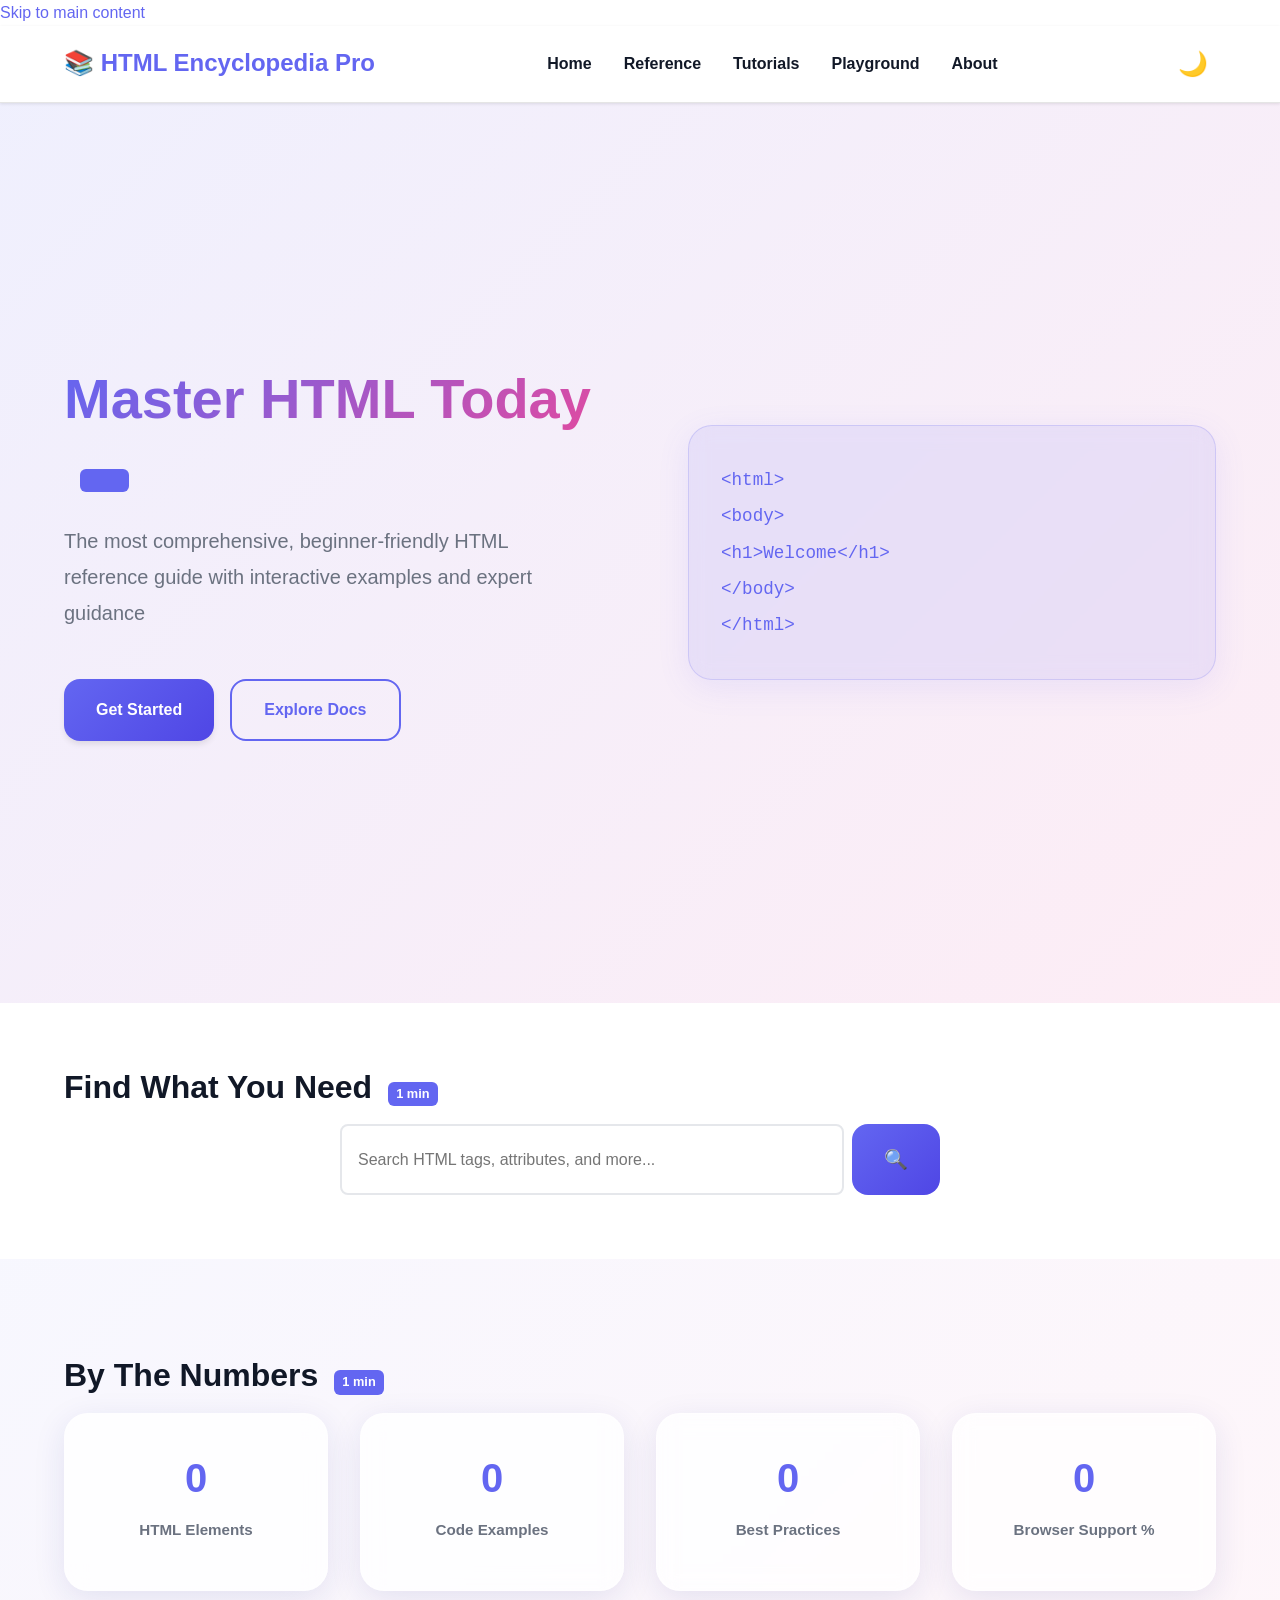
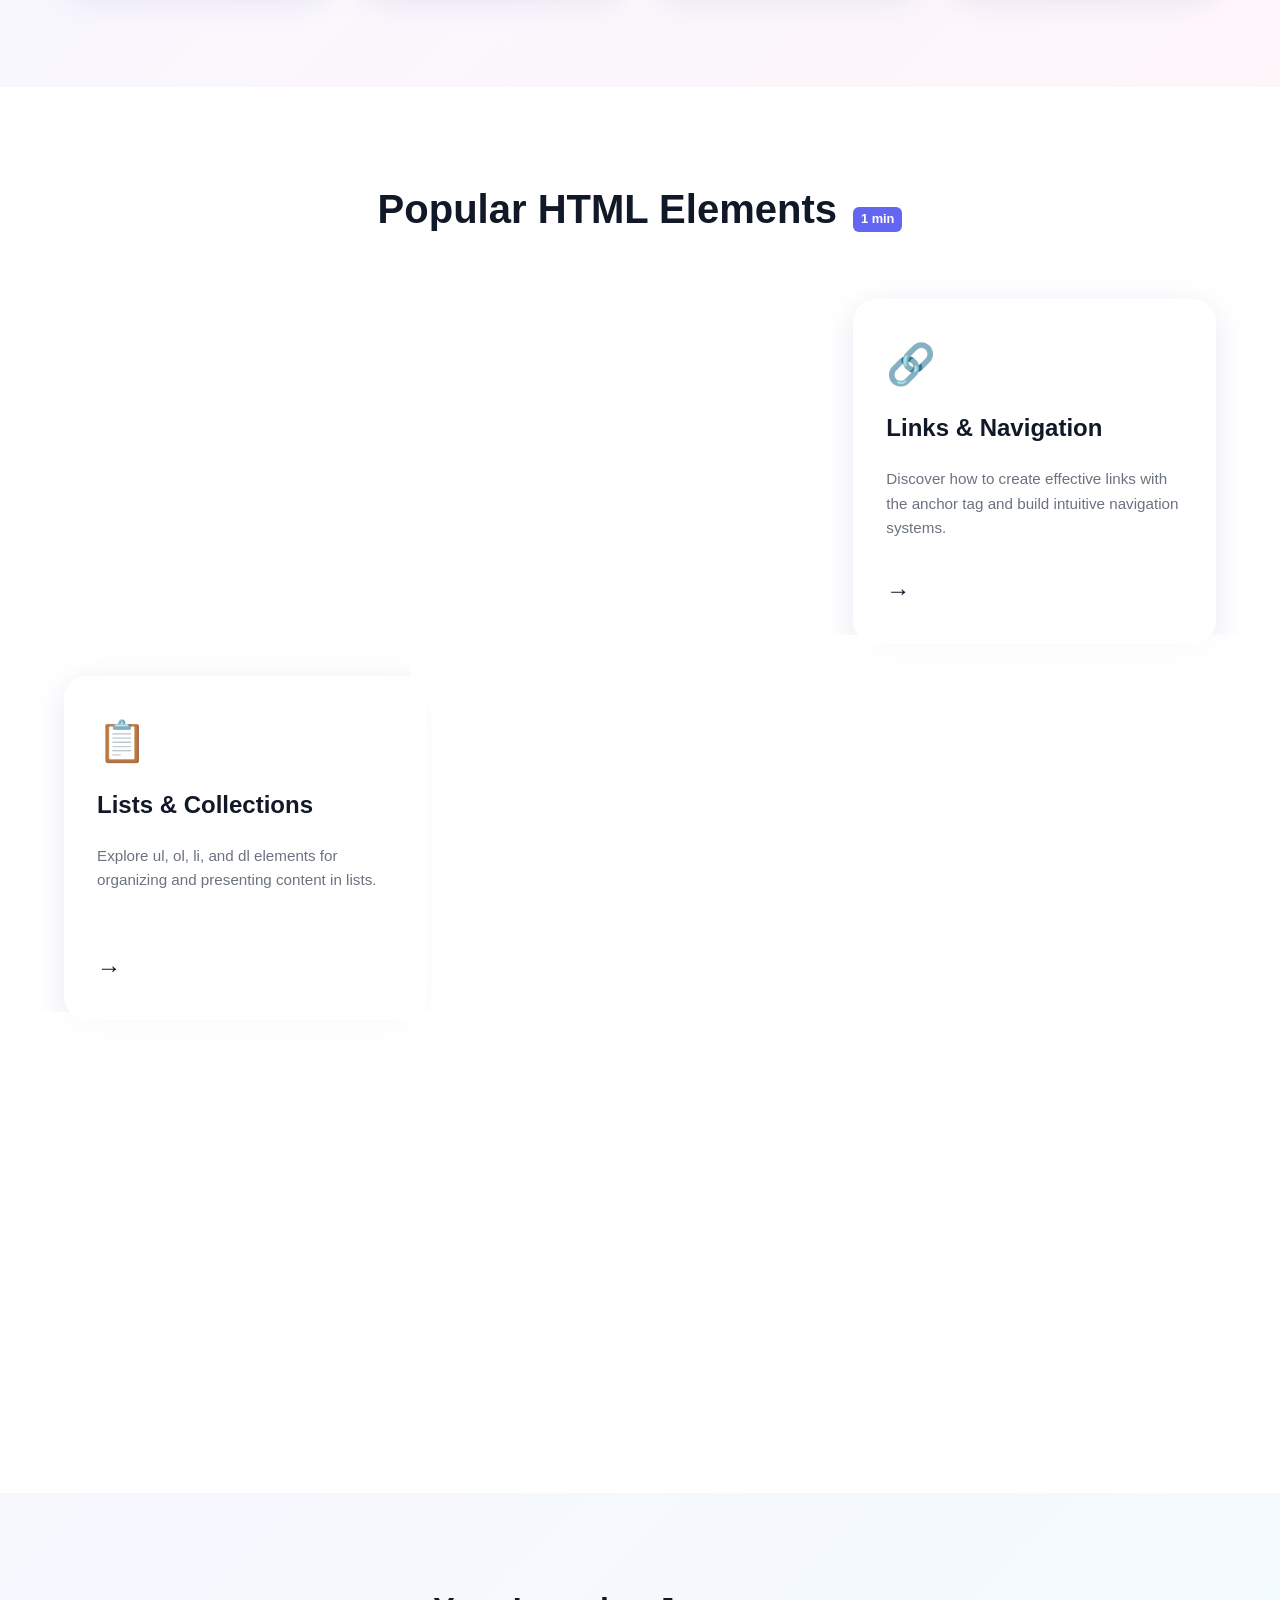
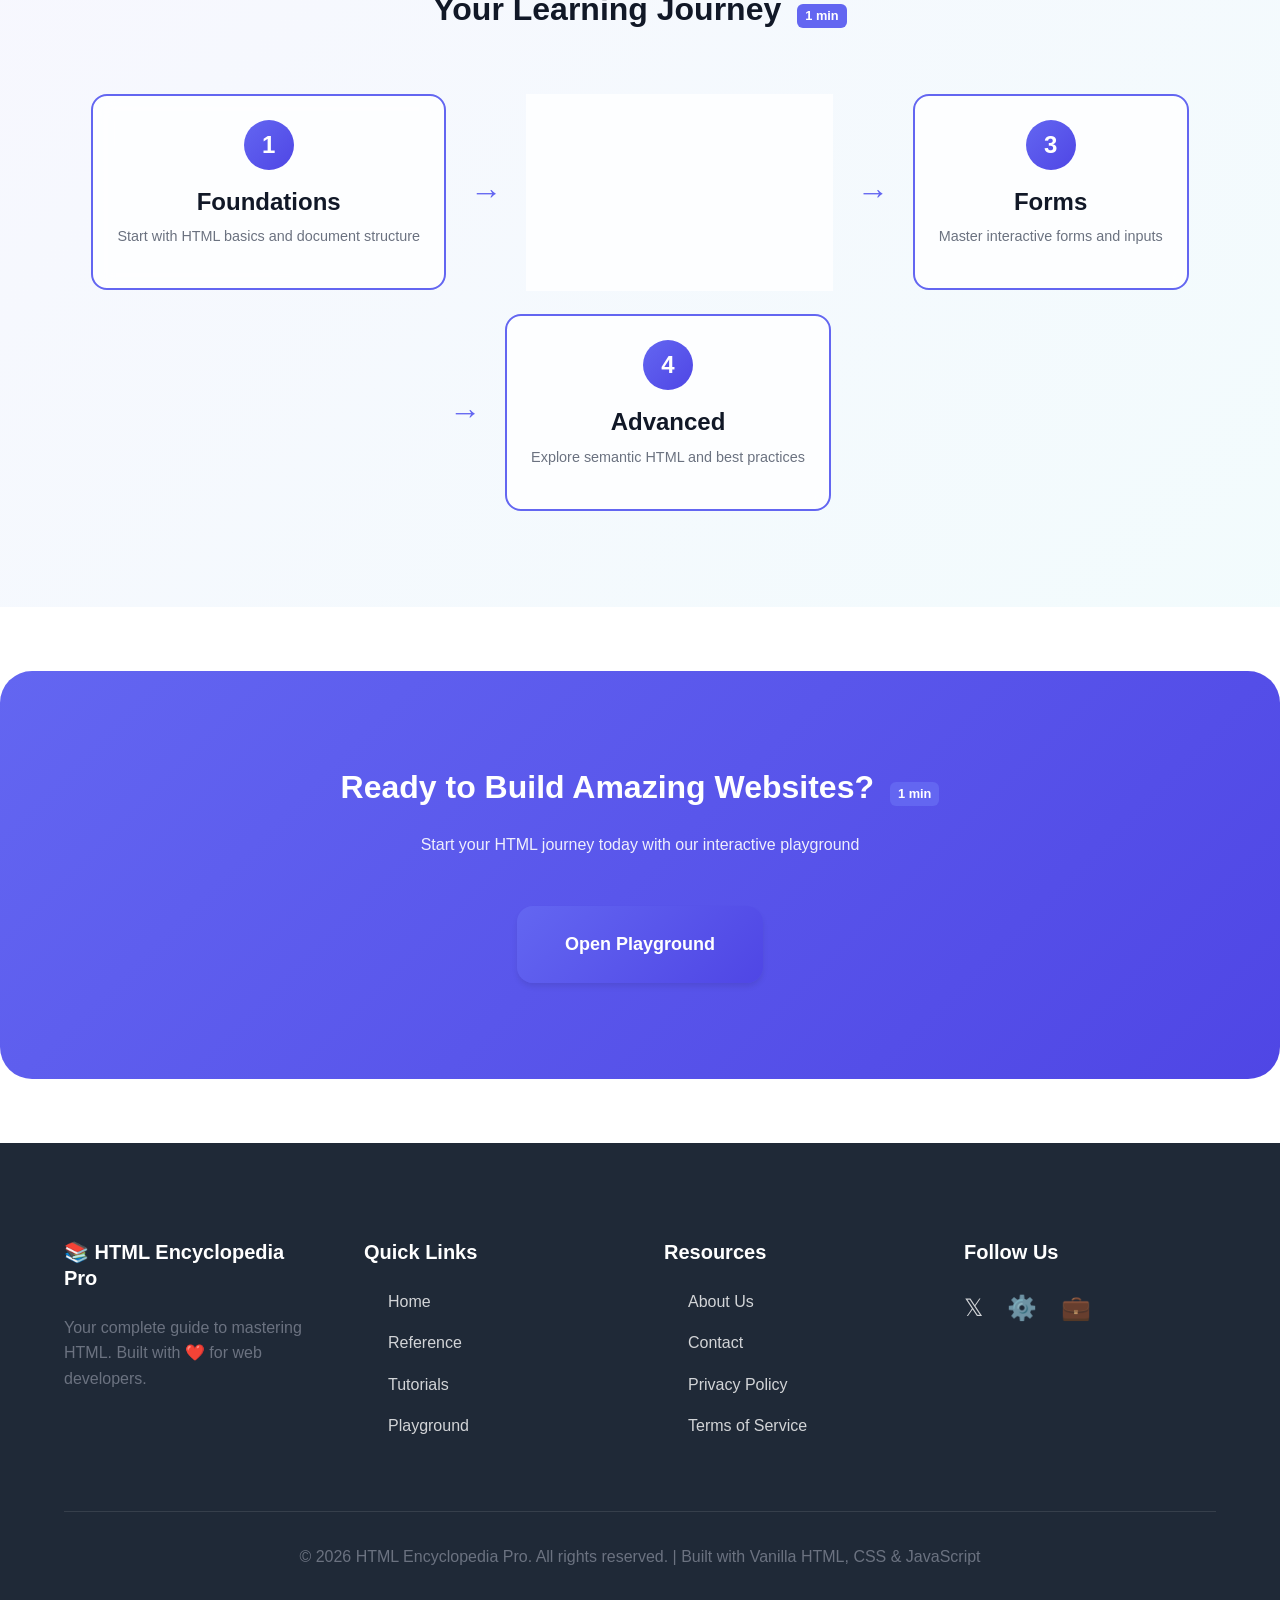
<file: index.html>
<!DOCTYPE html>
<html lang="en">
<head>
    <meta charset="UTF-8">
    <meta name="viewport" content="width=device-width, initial-scale=1.0">
    <meta name="description" content="HTML Encyclopedia Pro - The most comprehensive HTML reference guide for web developers">
    <meta name="author" content="HTML Encyclopedia Pro">
    <meta name="theme-color" content="#6366f1">
    <meta property="og:title" content="HTML Encyclopedia Pro - Complete HTML Reference">
    <meta property="og:description" content="Master HTML with the most comprehensive reference guide for beginners and professionals">
    <meta property="og:type" content="website">
    <title>HTML Encyclopedia Pro - Complete HTML Reference</title>
    
    <!-- Stylesheets -->
    <link rel="stylesheet" href="css/style.css">
    <link rel="stylesheet" href="css/layout.css">
    <link rel="stylesheet" href="css/theme.css">
    <link rel="stylesheet" href="css/responsive.css">
    <link rel="stylesheet" href="css/animations.css">
</head>
<body>
    <!-- Skip to main content link -->
    <a href="#main" class="skip-link">Skip to main content</a>

    <!-- Navigation -->
    <header>
        <nav class="navbar">
            <div class="container">
                <div class="nav-wrapper">
                    <a href="#home" class="logo" aria-label="HTML Encyclopedia Pro - Home">
                        <span class="logo-icon">📚</span>
                        <span>HTML Encyclopedia Pro</span>
                    </a>
                    <div class="nav-menu" id="navMenu">
                        <a href="#home" class="nav-link">Home</a>
                        <a href="pages/reference.html" class="nav-link">Reference</a>
                        <a href="pages/tutorials.html" class="nav-link">Tutorials</a>
                        <a href="pages/playground.html" class="nav-link">Playground</a>
                        <a href="pages/about.html" class="nav-link">About</a>
                    </div>
                    <div class="nav-controls">
                        <button class="theme-toggle" id="themeToggle" aria-label="Toggle dark mode">
                            <span class="theme-icon">🌙</span>
                        </button>
                        <button class="menu-toggle" id="menuToggle" aria-label="Toggle menu">
                            <span class="hamburger"></span>
                        </button>
                    </div>
                </div>
            </div>
        </nav>
    </header>

    <!-- Main Content -->
    <main id="main">
        <!-- Hero Section -->
        <section class="hero" id="home">
            <div class="hero-background">
                <div class="animated-bg"></div>
            </div>
            <div class="container hero-content">
                <div class="hero-text">
                    <h1 class="hero-title">Master HTML Today</h1>
                    <p class="hero-subtitle">The most comprehensive, beginner-friendly HTML reference guide with interactive examples and expert guidance</p>
                    <div class="hero-buttons">
                        <a href="pages/tutorials.html" class="btn btn-primary" id="startBtn">Get Started</a>
                        <a href="pages/reference.html" class="btn btn-secondary" id="exploreBtn">Explore Docs</a>
                    </div>
                </div>
                <div class="hero-illustration">
                    <div class="code-animation">
                        <div class="code-line line-1">&lt;html&gt;</div>
                        <div class="code-line line-2">&lt;body&gt;</div>
                        <div class="code-line line-3">&lt;h1&gt;Welcome&lt;/h1&gt;</div>
                        <div class="code-line line-4">&lt;/body&gt;</div>
                        <div class="code-line line-5">&lt;/html&gt;</div>
                    </div>
                </div>
            </div>
        </section>

        <!-- Search Section -->
        <section class="search-section">
            <div class="container">
                <h2>Find What You Need</h2>
                <div class="search-wrapper">
                    <input 
                        type="text" 
                        id="searchInput" 
                        class="search-input" 
                        placeholder="Search HTML tags, attributes, and more..."
                        aria-label="Search documentation"
                    >
                    <button class="search-btn" aria-label="Search">🔍</button>
                </div>
                <div class="search-suggestions" id="searchSuggestions"></div>
            </div>
        </section>

        <!-- Statistics Section -->
        <section class="statistics">
            <div class="container">
                <h2>By The Numbers</h2>
                <div class="stats-grid">
                    <div class="stat-card fade-in-up">
                        <div class="stat-number" data-count="150">0</div>
                        <p class="stat-label">HTML Elements</p>
                    </div>
                    <div class="stat-card fade-in-up">
                        <div class="stat-number" data-count="500">0</div>
                        <p class="stat-label">Code Examples</p>
                    </div>
                    <div class="stat-card fade-in-up">
                        <div class="stat-number" data-count="1000">0</div>
                        <p class="stat-label">Best Practices</p>
                    </div>
                    <div class="stat-card fade-in-up">
                        <div class="stat-number" data-count="98">0</div>
                        <p class="stat-label">Browser Support %</p>
                    </div>
                </div>
            </div>
        </section>

        <!-- Featured Documentation Cards -->
        <section class="featured-cards" id="reference">
            <div class="container">
                <h2>Popular HTML Elements</h2>
                <div class="cards-grid">
                    <!-- Document Tags -->
                    <a href="pages/document.html" class="doc-card card-hover">
                        <div class="card-icon">📄</div>
                        <h3>Document Structure</h3>
                        <p>Learn about html, head, body, and other fundamental elements that form the backbone of every webpage.</p>
                        <span class="card-arrow">→</span>
                    </a>

                    <!-- Text Tags -->
                    <a href="pages/text.html" class="doc-card card-hover">
                        <div class="card-icon">✍️</div>
                        <h3>Text Elements</h3>
                        <p>Master p, div, span, strong, em, and all text formatting elements with practical examples.</p>
                        <span class="card-arrow">→</span>
                    </a>

                    <!-- Links -->
                    <a href="pages/links.html" class="doc-card card-hover">
                        <div class="card-icon">🔗</div>
                        <h3>Links & Navigation</h3>
                        <p>Discover how to create effective links with the anchor tag and build intuitive navigation systems.</p>
                        <span class="card-arrow">→</span>
                    </a>

                    <!-- Lists -->
                    <a href="pages/lists.html" class="doc-card card-hover">
                        <div class="card-icon">📋</div>
                        <h3>Lists & Collections</h3>
                        <p>Explore ul, ol, li, and dl elements for organizing and presenting content in lists.</p>
                        <span class="card-arrow">→</span>
                    </a>

                    <!-- Tables -->
                    <a href="pages/tables.html" class="doc-card card-hover">
                        <div class="card-icon">📊</div>
                        <h3>Tables & Data</h3>
                        <p>Learn to create structured data tables with proper semantics and accessibility features.</p>
                        <span class="card-arrow">→</span>
                    </a>

                    <!-- Forms -->
                    <a href="pages/forms.html" class="doc-card card-hover">
                        <div class="card-icon">📝</div>
                        <h3>Forms & Input</h3>
                        <p>Master form elements, input types, validation, and create interactive user interfaces.</p>
                        <span class="card-arrow">→</span>
                    </a>

                    <!-- Media -->
                    <a href="pages/media.html" class="doc-card card-hover">
                        <div class="card-icon">🎨</div>
                        <h3>Media & Embedding</h3>
                        <p>Work with images, audio, video, and other multimedia elements in your HTML documents.</p>
                        <span class="card-arrow">→</span>
                    </a>

                    <!-- Semantic HTML -->
                    <a href="pages/semantic.html" class="doc-card card-hover">
                        <div class="card-icon">🏛️</div>
                        <h3>Semantic HTML5</h3>
                        <p>Build accessible and meaningful web structures with semantic elements like article, section, and nav.</p>
                        <span class="card-arrow">→</span>
                    </a>
                </div>
            </div>
        </section>

        <!-- Learning Path -->
        <section class="learning-path">
            <div class="container">
                <h2>Your Learning Journey</h2>
                <div class="path-steps">
                    <div class="step step-1">
                        <div class="step-number">1</div>
                        <h3>Foundations</h3>
                        <p>Start with HTML basics and document structure</p>
                    </div>
                    <div class="step-arrow">→</div>
                    <div class="step step-2">
                        <div class="step-number">2</div>
                        <h3>Elements</h3>
                        <p>Learn all HTML elements and their uses</p>
                    </div>
                    <div class="step-arrow">→</div>
                    <div class="step step-3">
                        <div class="step-number">3</div>
                        <h3>Forms</h3>
                        <p>Master interactive forms and inputs</p>
                    </div>
                    <div class="step-arrow">→</div>
                    <div class="step step-4">
                        <div class="step-number">4</div>
                        <h3>Advanced</h3>
                        <p>Explore semantic HTML and best practices</p>
                    </div>
                </div>
            </div>
        </section>

        <!-- CTA Section -->
        <section class="cta-section">
            <div class="container">
                <h2>Ready to Build Amazing Websites?</h2>
                <p>Start your HTML journey today with our interactive playground</p>
                <a href="pages/playground.html" class="btn btn-primary btn-large" id="playgroundBtn">Open Playground</a>
            </div>
        </section>
    </main>

    <!-- Footer -->
    <footer class="footer">
        <div class="container">
            <div class="footer-content">
                <div class="footer-section">
                    <h4>📚 HTML Encyclopedia Pro</h4>
                    <p>Your complete guide to mastering HTML. Built with ❤️ for web developers.</p>
                </div>
                <div class="footer-section">
                    <h4>Quick Links</h4>
                    <ul>
                        <li><a href="#home">Home</a></li>
                        <li><a href="pages/reference.html">Reference</a></li>
                        <li><a href="pages/tutorials.html">Tutorials</a></li>
                        <li><a href="pages/playground.html">Playground</a></li>
                    </ul>
                </div>
                <div class="footer-section">
                    <h4>Resources</h4>
                    <ul>
                        <li><a href="pages/about.html">About Us</a></li>
                        <li><a href="pages/contact.html">Contact</a></li>
                        <li><a href="pages/privacy.html">Privacy Policy</a></li>
                        <li><a href="pages/terms.html">Terms of Service</a></li>
                    </ul>
                </div>
                <div class="footer-section">
                    <h4>Follow Us</h4>
                    <div class="social-links">
                        <a href="https://twitter.com" aria-label="Visit us on Twitter" target="_blank" rel="noopener noreferrer">𝕏</a>
                        <a href="https://github.com" aria-label="Visit us on GitHub" target="_blank" rel="noopener noreferrer">⚙️</a>
                        <a href="https://linkedin.com" aria-label="Visit us on LinkedIn" target="_blank" rel="noopener noreferrer">💼</a>
                    </div>
                </div>
            </div>
            <div class="footer-bottom">
                <p>&copy; 2026 HTML Encyclopedia Pro. All rights reserved. | Built with Vanilla HTML, CSS & JavaScript</p>
            </div>
        </div>
    </footer>

    <!-- Scroll to Top Button -->
    <button class="scroll-to-top" id="scrollToTop" aria-label="Scroll to top">
        ↑
    </button>

    <!-- Scripts -->
    <script src="js/app.js"></script>
    <script src="js/theme.js"></script>
    <script src="js/search.js"></script>
    <script src="js/navigation.js"></script>
    <script src="js/clipboard.js"></script>
    <script src="js/progress.js"></script>
</body>
</html>
</file>
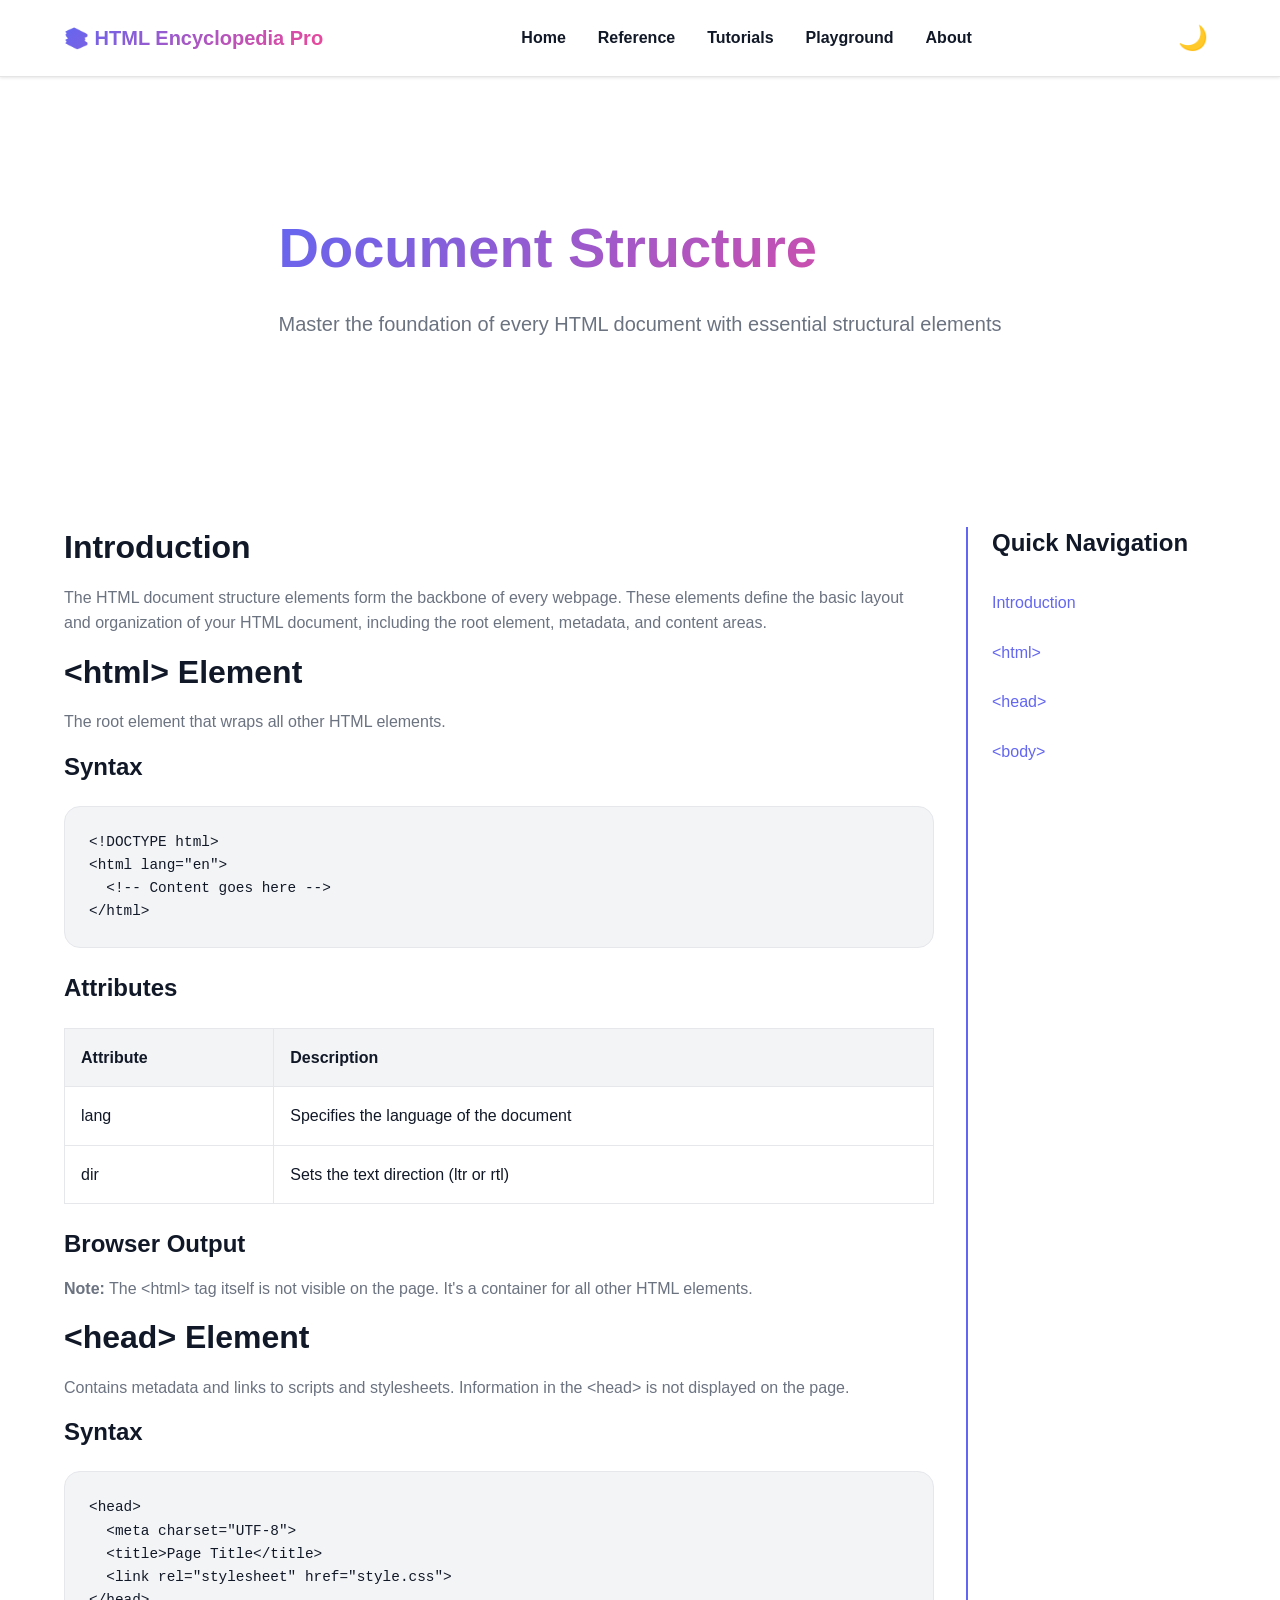
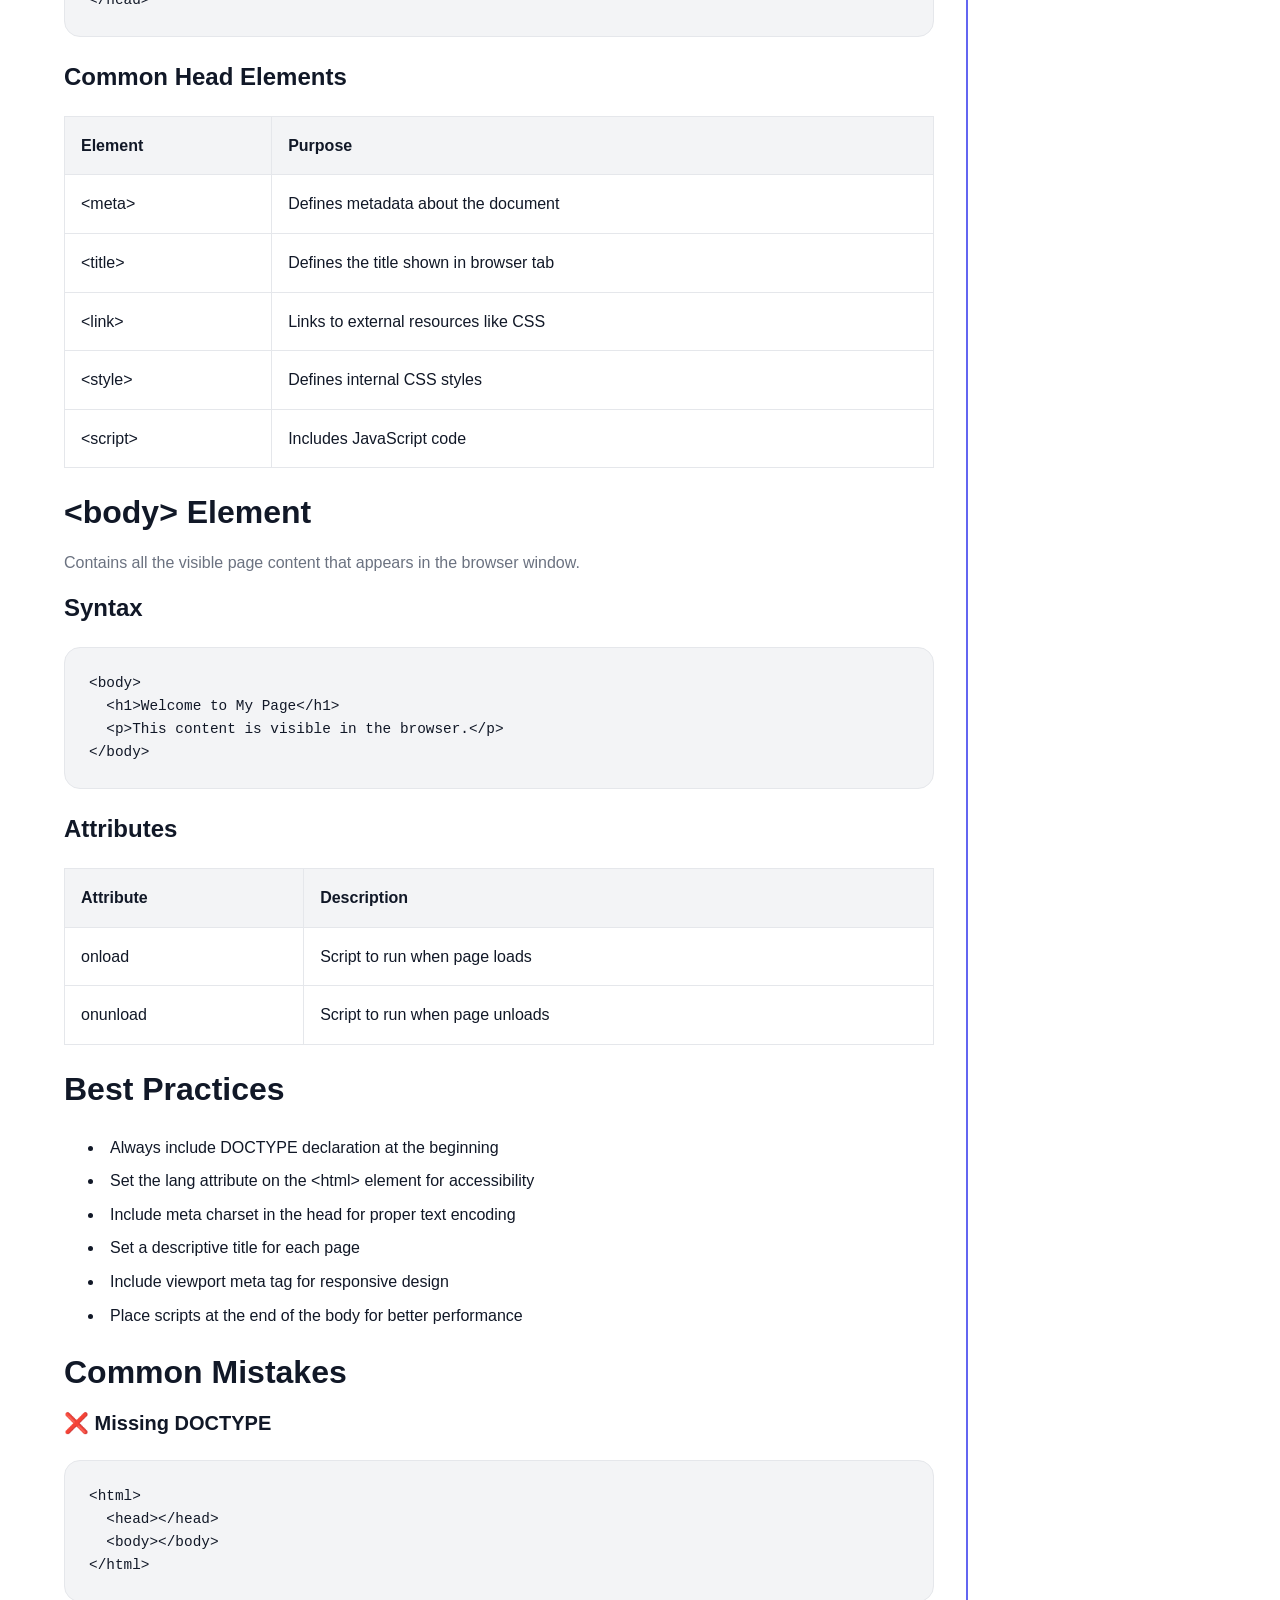
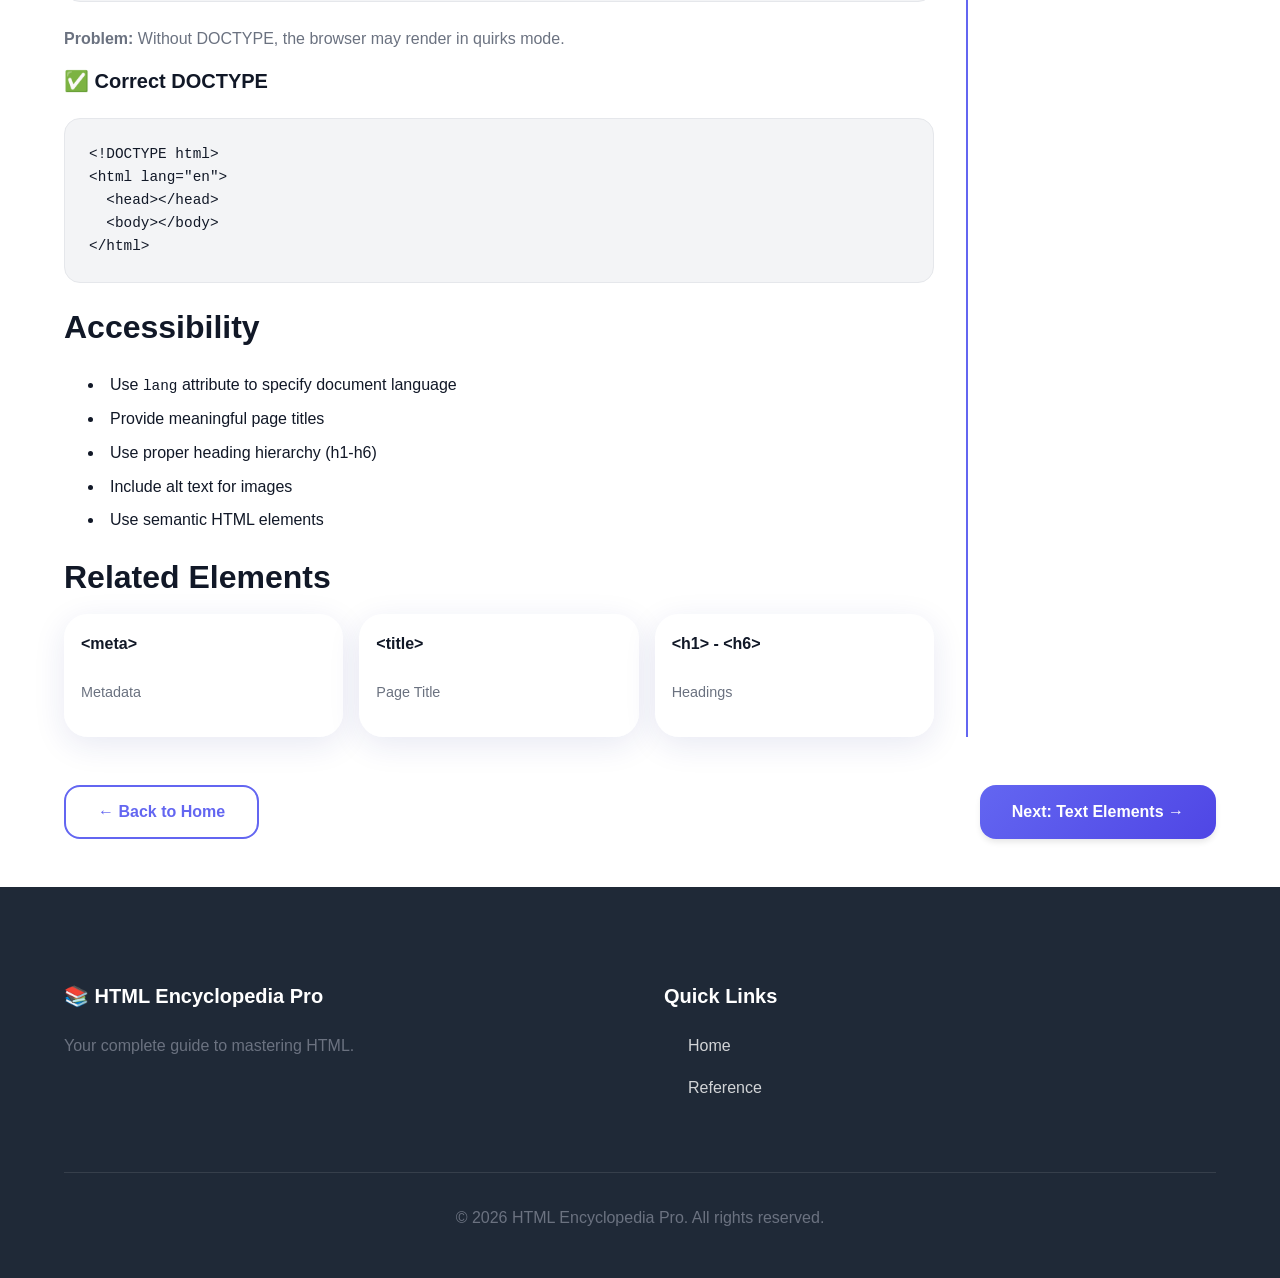
<file: pages/document.html>
<!DOCTYPE html>
<html lang="en">
<head>
    <meta charset="UTF-8">
    <meta name="viewport" content="width=device-width, initial-scale=1.0">
    <meta name="description" content="Learn about HTML document structure elements including html, head, body, and more.">
    <title>Document Structure - HTML Encyclopedia Pro</title>
    <link rel="stylesheet" href="../css/style.css">
    <link rel="stylesheet" href="../css/layout.css">
    <link rel="stylesheet" href="../css/theme.css">
    <link rel="stylesheet" href="../css/responsive.css">
    <link rel="stylesheet" href="../css/animations.css">
</head>
<body>
    <!-- Navigation -->
    <nav class="navbar">
        <div class="container">
            <div class="nav-wrapper">
                <div class="logo">
                    <h1>📚 HTML Encyclopedia Pro</h1>
                </div>
                <div class="nav-menu" id="navMenu">
                    <a href="../index.html" class="nav-link">Home</a>
                    <a href="../index.html#reference" class="nav-link">Reference</a>
                    <a href="#" class="nav-link">Tutorials</a>
                    <a href="#" class="nav-link">Playground</a>
                    <a href="#" class="nav-link">About</a>
                </div>
                <div class="nav-controls">
                    <button class="theme-toggle" id="themeToggle" aria-label="Toggle dark mode">
                        <span class="theme-icon">🌙</span>
                    </button>
                    <button class="menu-toggle" id="menuToggle" aria-label="Toggle menu">
                        <span class="hamburger"></span>
                    </button>
                </div>
            </div>
        </div>
    </nav>

    <main>
        <!-- Hero Section -->
        <section class="hero" style="min-height: 50vh; padding: var(--spacing-2xl) 0;">
            <div class="container">
                <div class="hero-text">
                    <h1 class="hero-title">Document Structure</h1>
                    <p class="hero-subtitle">Master the foundation of every HTML document with essential structural elements</p>
                </div>
            </div>
        </section>

        <!-- Content Section -->
        <section class="doc-section">
            <div class="container">
                <div style="display: grid; grid-template-columns: 1fr 250px; gap: var(--spacing-xl);">
                    <!-- Main Content -->
                    <article>
                        <!-- Introduction -->
                        <div class="doc-content">
                            <h2>Introduction</h2>
                            <p>The HTML document structure elements form the backbone of every webpage. These elements define the basic layout and organization of your HTML document, including the root element, metadata, and content areas.</p>
                        </div>

                        <!-- HTML Element -->
                        <div class="doc-content">
                            <h2>&lt;html&gt; Element</h2>
                            <p>The root element that wraps all other HTML elements.</p>
                            
                            <h3>Syntax</h3>
                            <pre><code>&lt;!DOCTYPE html&gt;
&lt;html lang="en"&gt;
  &lt;!-- Content goes here --&gt;
&lt;/html&gt;</code></pre>

                            <h3>Attributes</h3>
                            <table>
                                <tr><th>Attribute</th><th>Description</th></tr>
                                <tr><td>lang</td><td>Specifies the language of the document</td></tr>
                                <tr><td>dir</td><td>Sets the text direction (ltr or rtl)</td></tr>
                            </table>

                            <h3>Browser Output</h3>
                            <div class="example-box">
                                <p><strong>Note:</strong> The &lt;html&gt; tag itself is not visible on the page. It's a container for all other HTML elements.</p>
                            </div>
                        </div>

                        <!-- Head Element -->
                        <div class="doc-content">
                            <h2>&lt;head&gt; Element</h2>
                            <p>Contains metadata and links to scripts and stylesheets. Information in the &lt;head&gt; is not displayed on the page.</p>
                            
                            <h3>Syntax</h3>
                            <pre><code>&lt;head&gt;
  &lt;meta charset="UTF-8"&gt;
  &lt;title&gt;Page Title&lt;/title&gt;
  &lt;link rel="stylesheet" href="style.css"&gt;
&lt;/head&gt;</code></pre>

                            <h3>Common Head Elements</h3>
                            <table>
                                <tr><th>Element</th><th>Purpose</th></tr>
                                <tr><td>&lt;meta&gt;</td><td>Defines metadata about the document</td></tr>
                                <tr><td>&lt;title&gt;</td><td>Defines the title shown in browser tab</td></tr>
                                <tr><td>&lt;link&gt;</td><td>Links to external resources like CSS</td></tr>
                                <tr><td>&lt;style&gt;</td><td>Defines internal CSS styles</td></tr>
                                <tr><td>&lt;script&gt;</td><td>Includes JavaScript code</td></tr>
                            </table>
                        </div>

                        <!-- Body Element -->
                        <div class="doc-content">
                            <h2>&lt;body&gt; Element</h2>
                            <p>Contains all the visible page content that appears in the browser window.</p>
                            
                            <h3>Syntax</h3>
                            <pre><code>&lt;body&gt;
  &lt;h1&gt;Welcome to My Page&lt;/h1&gt;
  &lt;p&gt;This content is visible in the browser.&lt;/p&gt;
&lt;/body&gt;</code></pre>

                            <h3>Attributes</h3>
                            <table>
                                <tr><th>Attribute</th><th>Description</th></tr>
                                <tr><td>onload</td><td>Script to run when page loads</td></tr>
                                <tr><td>onunload</td><td>Script to run when page unloads</td></tr>
                            </table>
                        </div>

                        <!-- Best Practices -->
                        <div class="doc-content">
                            <h2>Best Practices</h2>
                            <ul>
                                <li>Always include DOCTYPE declaration at the beginning</li>
                                <li>Set the lang attribute on the &lt;html&gt; element for accessibility</li>
                                <li>Include meta charset in the head for proper text encoding</li>
                                <li>Set a descriptive title for each page</li>
                                <li>Include viewport meta tag for responsive design</li>
                                <li>Place scripts at the end of the body for better performance</li>
                            </ul>
                        </div>

                        <!-- Common Mistakes -->
                        <div class="doc-content">
                            <h2>Common Mistakes</h2>
                            <div class="mistake-box">
                                <h4>❌ Missing DOCTYPE</h4>
                                <pre><code>&lt;html&gt;
  &lt;head&gt;&lt;/head&gt;
  &lt;body&gt;&lt;/body&gt;
&lt;/html&gt;</code></pre>
                                <p><strong>Problem:</strong> Without DOCTYPE, the browser may render in quirks mode.</p>
                            </div>

                            <div class="mistake-box">
                                <h4>✅ Correct DOCTYPE</h4>
                                <pre><code>&lt;!DOCTYPE html&gt;
&lt;html lang="en"&gt;
  &lt;head&gt;&lt;/head&gt;
  &lt;body&gt;&lt;/body&gt;
&lt;/html&gt;</code></pre>
                            </div>
                        </div>

                        <!-- Accessibility -->
                        <div class="doc-content">
                            <h2>Accessibility</h2>
                            <ul>
                                <li>Use <code>lang</code> attribute to specify document language</li>
                                <li>Provide meaningful page titles</li>
                                <li>Use proper heading hierarchy (h1-h6)</li>
                                <li>Include alt text for images</li>
                                <li>Use semantic HTML elements</li>
                            </ul>
                        </div>

                        <!-- Related Elements -->
                        <div class="doc-content">
                            <h2>Related Elements</h2>
                            <div style="display: grid; grid-template-columns: repeat(auto-fit, minmax(150px, 1fr)); gap: var(--spacing-md);">
                                <a href="#" class="doc-card" style="padding: var(--spacing-md);">
                                    <strong>&lt;meta&gt;</strong>
                                    <p style="font-size: 0.9rem; margin-top: var(--spacing-sm);">Metadata</p>
                                </a>
                                <a href="#" class="doc-card" style="padding: var(--spacing-md);">
                                    <strong>&lt;title&gt;</strong>
                                    <p style="font-size: 0.9rem; margin-top: var(--spacing-sm);">Page Title</p>
                                </a>
                                <a href="text.html" class="doc-card" style="padding: var(--spacing-md);">
                                    <strong>&lt;h1&gt; - &lt;h6&gt;</strong>
                                    <p style="font-size: 0.9rem; margin-top: var(--spacing-sm);">Headings</p>
                                </a>
                            </div>
                        </div>
                    </article>

                    <!-- Sidebar -->
                    <aside style="border-left: 2px solid var(--primary); padding-left: var(--spacing-lg);">
                        <h3>Quick Navigation</h3>
                        <ul style="list-style: none; padding: 0;">
                            <li><a href="#" style="display: block; padding: var(--spacing-sm) 0;">Introduction</a></li>
                            <li><a href="#" style="display: block; padding: var(--spacing-sm) 0;">&lt;html&gt;</a></li>
                            <li><a href="#" style="display: block; padding: var(--spacing-sm) 0;">&lt;head&gt;</a></li>
                            <li><a href="#" style="display: block; padding: var(--spacing-sm) 0;">&lt;body&gt;</a></li>
                        </ul>
                    </aside>
                </div>
            </div>
        </section>

        <!-- Navigation Buttons -->
        <section style="padding: var(--spacing-2xl) 0;">
            <div class="container">
                <div style="display: flex; justify-content: space-between;">
                    <button class="btn btn-secondary" onclick="window.location.href='../index.html'">← Back to Home</button>
                    <button class="btn btn-primary" onclick="window.location.href='text.html'">Next: Text Elements →</button>
                </div>
            </div>
        </section>
    </main>

    <!-- Footer -->
    <footer class="footer">
        <div class="container">
            <div class="footer-content">
                <div class="footer-section">
                    <h4>📚 HTML Encyclopedia Pro</h4>
                    <p>Your complete guide to mastering HTML.</p>
                </div>
                <div class="footer-section">
                    <h4>Quick Links</h4>
                    <ul>
                        <li><a href="../index.html">Home</a></li>
                        <li><a href="../index.html#reference">Reference</a></li>
                    </ul>
                </div>
            </div>
            <div class="footer-bottom">
                <p>&copy; 2026 HTML Encyclopedia Pro. All rights reserved.</p>
            </div>
        </div>
    </footer>

    <!-- Scripts -->
    <script src="../js/app.js"></script>
    <script src="../js/theme.js"></script>
    <script src="../js/navigation.js"></script>
</body>
</html>
</file>
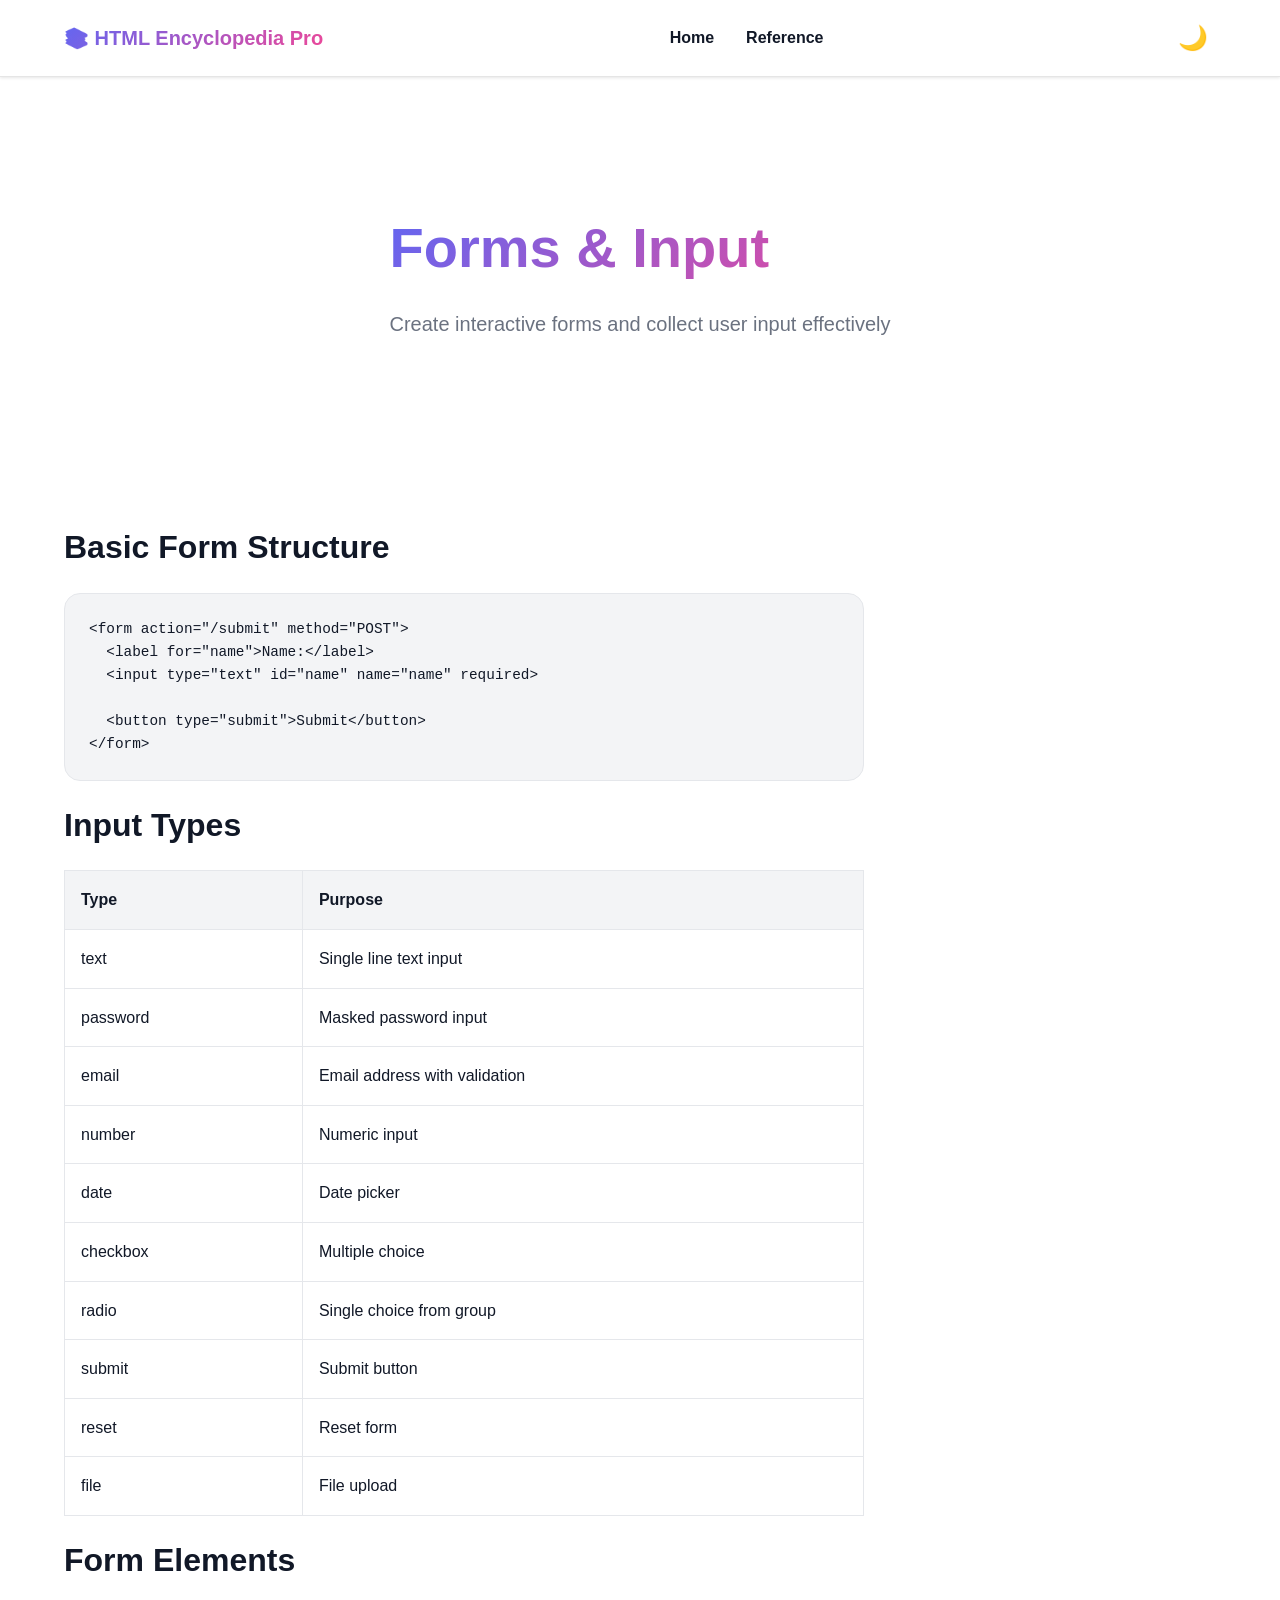
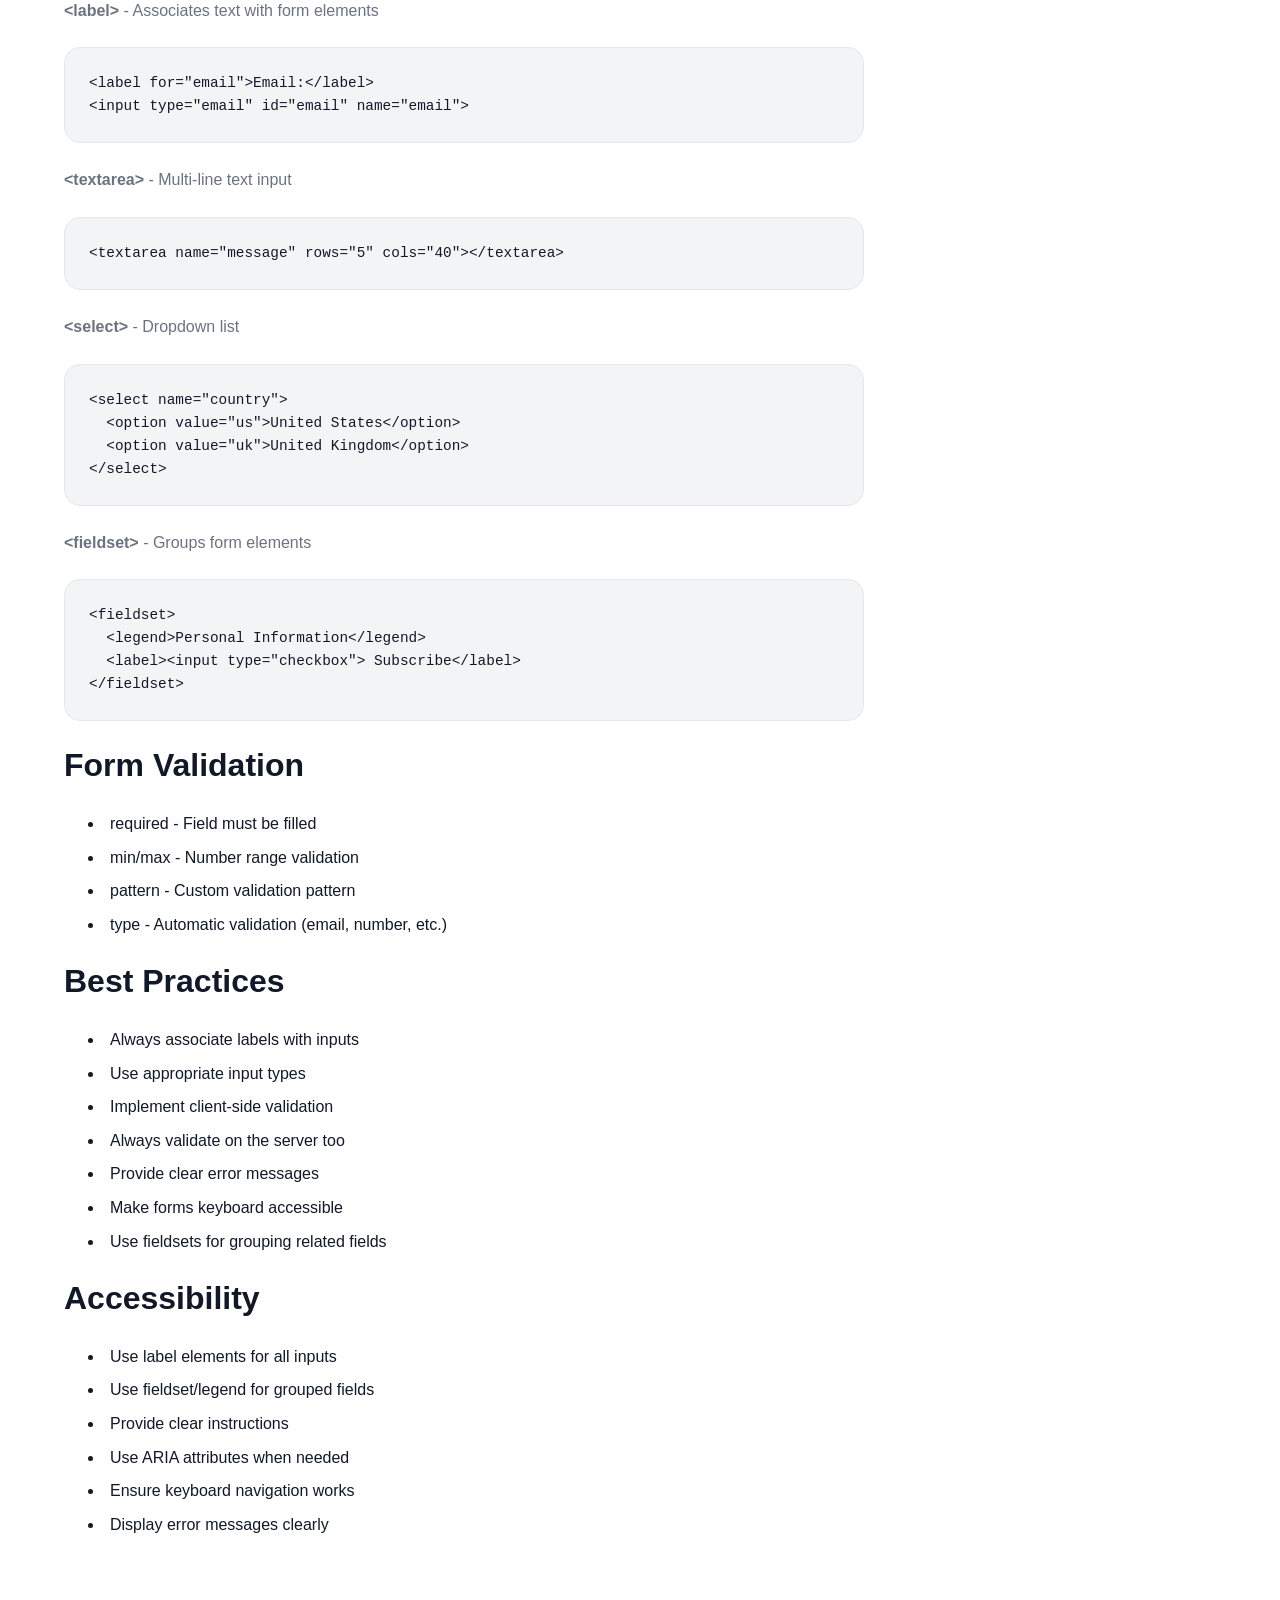
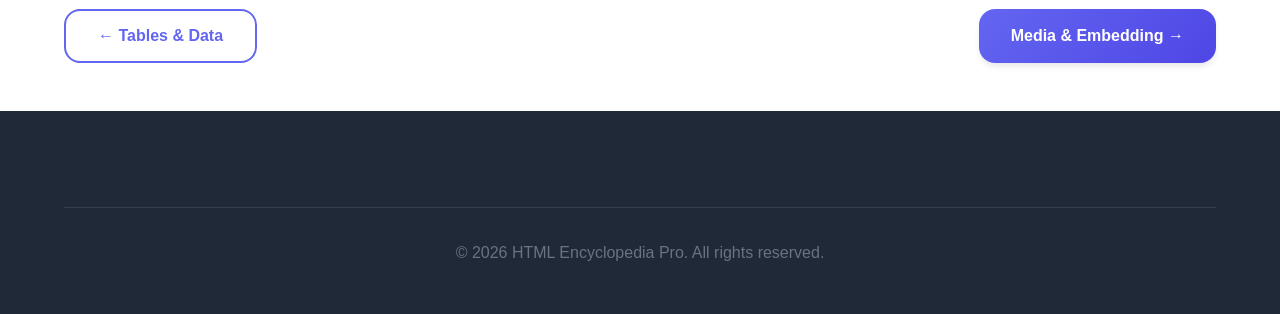
<file: pages/forms.html>
<!DOCTYPE html>
<html lang="en">
<head>
    <meta charset="UTF-8">
    <meta name="viewport" content="width=device-width, initial-scale=1.0">
    <meta name="description" content="Master HTML form elements and create interactive user interfaces.">
    <title>Forms & Input - HTML Encyclopedia Pro</title>
    <link rel="stylesheet" href="../css/style.css">
    <link rel="stylesheet" href="../css/layout.css">
    <link rel="stylesheet" href="../css/theme.css">
    <link rel="stylesheet" href="../css/responsive.css">
    <link rel="stylesheet" href="../css/animations.css">
</head>
<body>
    <nav class="navbar">
        <div class="container">
            <div class="nav-wrapper">
                <div class="logo"><h1>📚 HTML Encyclopedia Pro</h1></div>
                <div class="nav-menu" id="navMenu">
                    <a href="../index.html" class="nav-link">Home</a>
                    <a href="../index.html#reference" class="nav-link">Reference</a>
                </div>
                <div class="nav-controls">
                    <button class="theme-toggle" id="themeToggle" aria-label="Toggle dark mode"><span class="theme-icon">🌙</span></button>
                    <button class="menu-toggle" id="menuToggle" aria-label="Toggle menu"><span class="hamburger"></span></button>
                </div>
            </div>
        </div>
    </nav>

    <main>
        <section class="hero" style="min-height: 50vh; padding: var(--spacing-2xl) 0;">
            <div class="container">
                <div class="hero-text">
                    <h1 class="hero-title">Forms & Input</h1>
                    <p class="hero-subtitle">Create interactive forms and collect user input effectively</p>
                </div>
            </div>
        </section>

        <section class="doc-section">
            <div class="container">
                <article style="max-width: 800px;">
                    <h2>Basic Form Structure</h2>
                    <pre><code>&lt;form action="/submit" method="POST"&gt;
  &lt;label for="name"&gt;Name:&lt;/label&gt;
  &lt;input type="text" id="name" name="name" required&gt;
  
  &lt;button type="submit"&gt;Submit&lt;/button&gt;
&lt;/form&gt;</code></pre>

                    <h2>Input Types</h2>
                    <table>
                        <tr><th>Type</th><th>Purpose</th></tr>
                        <tr><td>text</td><td>Single line text input</td></tr>
                        <tr><td>password</td><td>Masked password input</td></tr>
                        <tr><td>email</td><td>Email address with validation</td></tr>
                        <tr><td>number</td><td>Numeric input</td></tr>
                        <tr><td>date</td><td>Date picker</td></tr>
                        <tr><td>checkbox</td><td>Multiple choice</td></tr>
                        <tr><td>radio</td><td>Single choice from group</td></tr>
                        <tr><td>submit</td><td>Submit button</td></tr>
                        <tr><td>reset</td><td>Reset form</td></tr>
                        <tr><td>file</td><td>File upload</td></tr>
                    </table>

                    <h2>Form Elements</h2>
                    <p><strong>&lt;label&gt;</strong> - Associates text with form elements</p>
                    <pre><code>&lt;label for="email"&gt;Email:&lt;/label&gt;
&lt;input type="email" id="email" name="email"&gt;</code></pre>

                    <p><strong>&lt;textarea&gt;</strong> - Multi-line text input</p>
                    <pre><code>&lt;textarea name="message" rows="5" cols="40"&gt;&lt;/textarea&gt;</code></pre>

                    <p><strong>&lt;select&gt;</strong> - Dropdown list</p>
                    <pre><code>&lt;select name="country"&gt;
  &lt;option value="us"&gt;United States&lt;/option&gt;
  &lt;option value="uk"&gt;United Kingdom&lt;/option&gt;
&lt;/select&gt;</code></pre>

                    <p><strong>&lt;fieldset&gt;</strong> - Groups form elements</p>
                    <pre><code>&lt;fieldset&gt;
  &lt;legend&gt;Personal Information&lt;/legend&gt;
  &lt;label&gt;&lt;input type="checkbox"&gt; Subscribe&lt;/label&gt;
&lt;/fieldset&gt;</code></pre>

                    <h2>Form Validation</h2>
                    <ul>
                        <li>required - Field must be filled</li>
                        <li>min/max - Number range validation</li>
                        <li>pattern - Custom validation pattern</li>
                        <li>type - Automatic validation (email, number, etc.)</li>
                    </ul>

                    <h2>Best Practices</h2>
                    <ul>
                        <li>Always associate labels with inputs</li>
                        <li>Use appropriate input types</li>
                        <li>Implement client-side validation</li>
                        <li>Always validate on the server too</li>
                        <li>Provide clear error messages</li>
                        <li>Make forms keyboard accessible</li>
                        <li>Use fieldsets for grouping related fields</li>
                    </ul>

                    <h2>Accessibility</h2>
                    <ul>
                        <li>Use label elements for all inputs</li>
                        <li>Use fieldset/legend for grouped fields</li>
                        <li>Provide clear instructions</li>
                        <li>Use ARIA attributes when needed</li>
                        <li>Ensure keyboard navigation works</li>
                        <li>Display error messages clearly</li>
                    </ul>
                </article>
            </div>
        </section>

        <section style="padding: var(--spacing-2xl) 0;">
            <div class="container">
                <div style="display: flex; justify-content: space-between;">
                    <button class="btn btn-secondary" onclick="window.location.href='tables.html'">← Tables & Data</button>
                    <button class="btn btn-primary" onclick="window.location.href='media.html'">Media & Embedding →</button>
                </div>
            </div>
        </section>
    </main>

    <footer class="footer">
        <div class="container">
            <div class="footer-bottom">
                <p>&copy; 2026 HTML Encyclopedia Pro. All rights reserved.</p>
            </div>
        </div>
    </footer>

    <script src="../js/app.js"></script>
    <script src="../js/theme.js"></script>
    <script src="../js/navigation.js"></script>
</body>
</html>
</file>
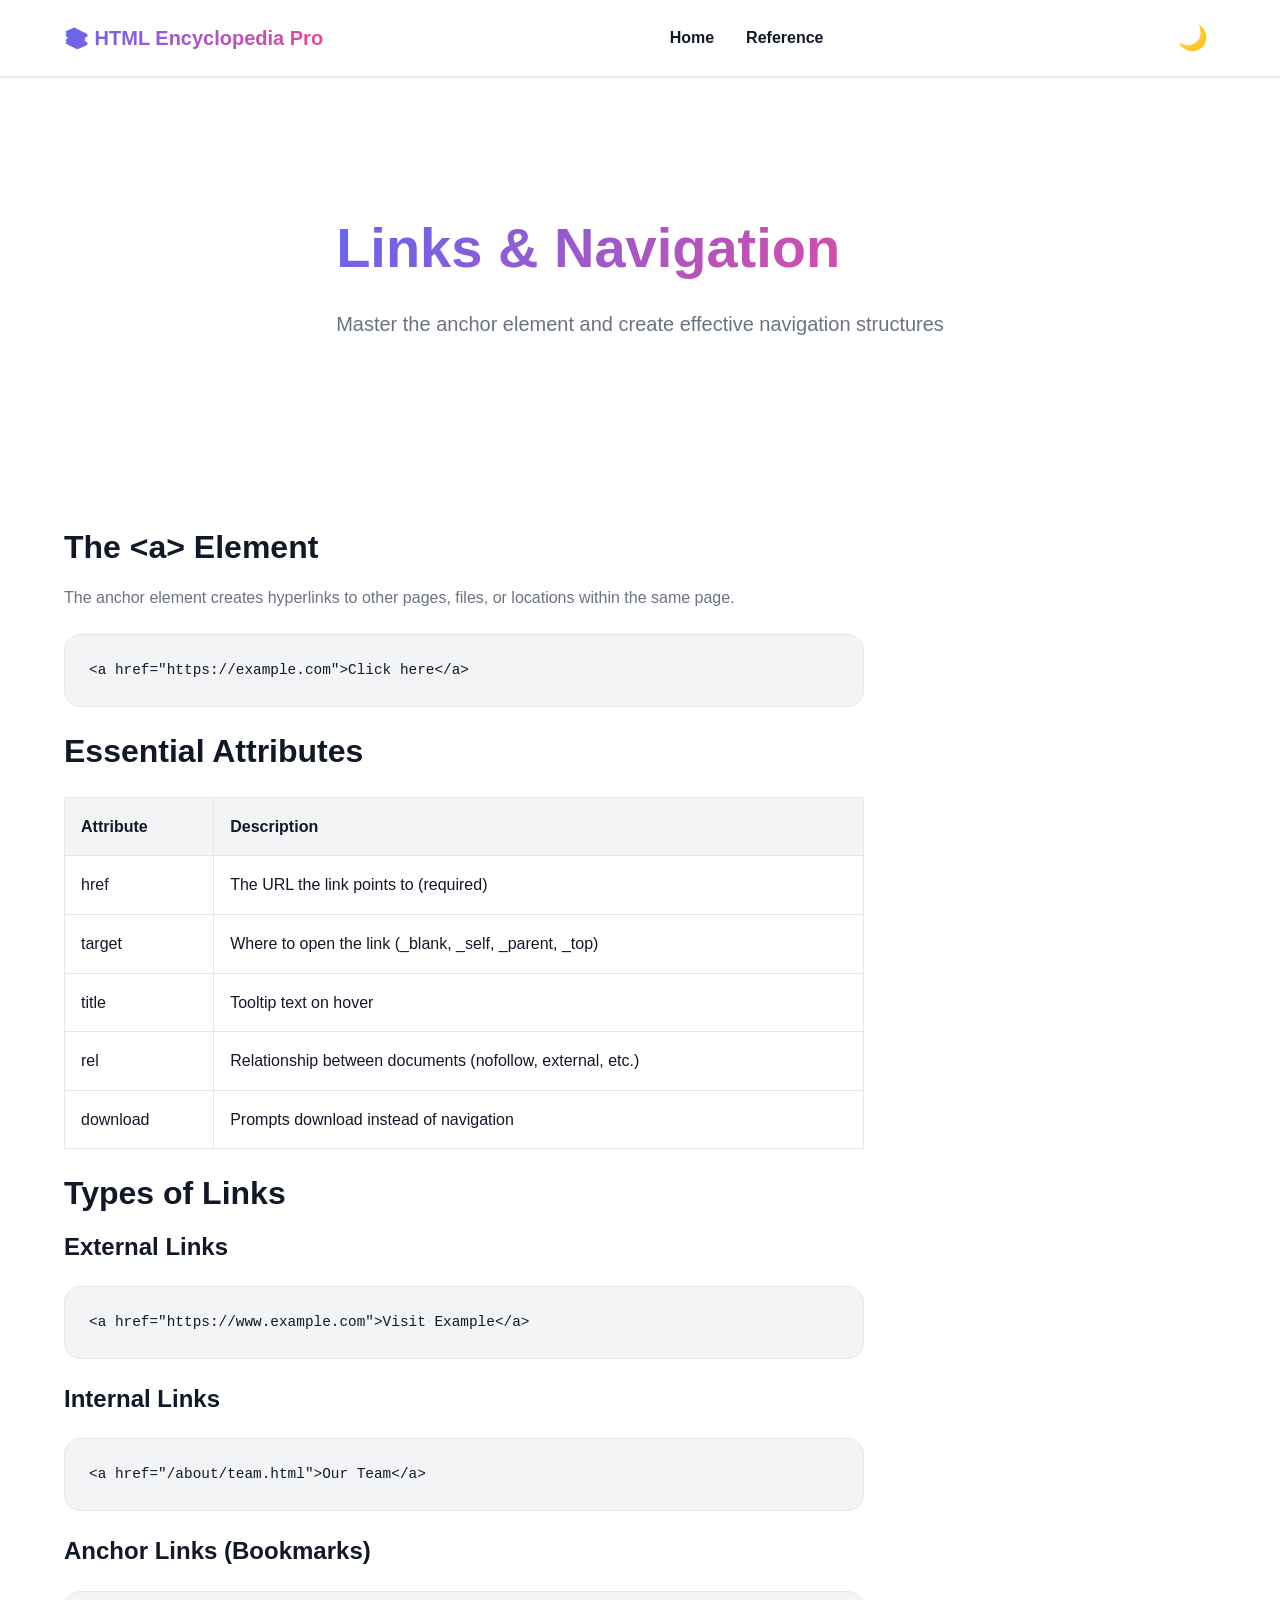
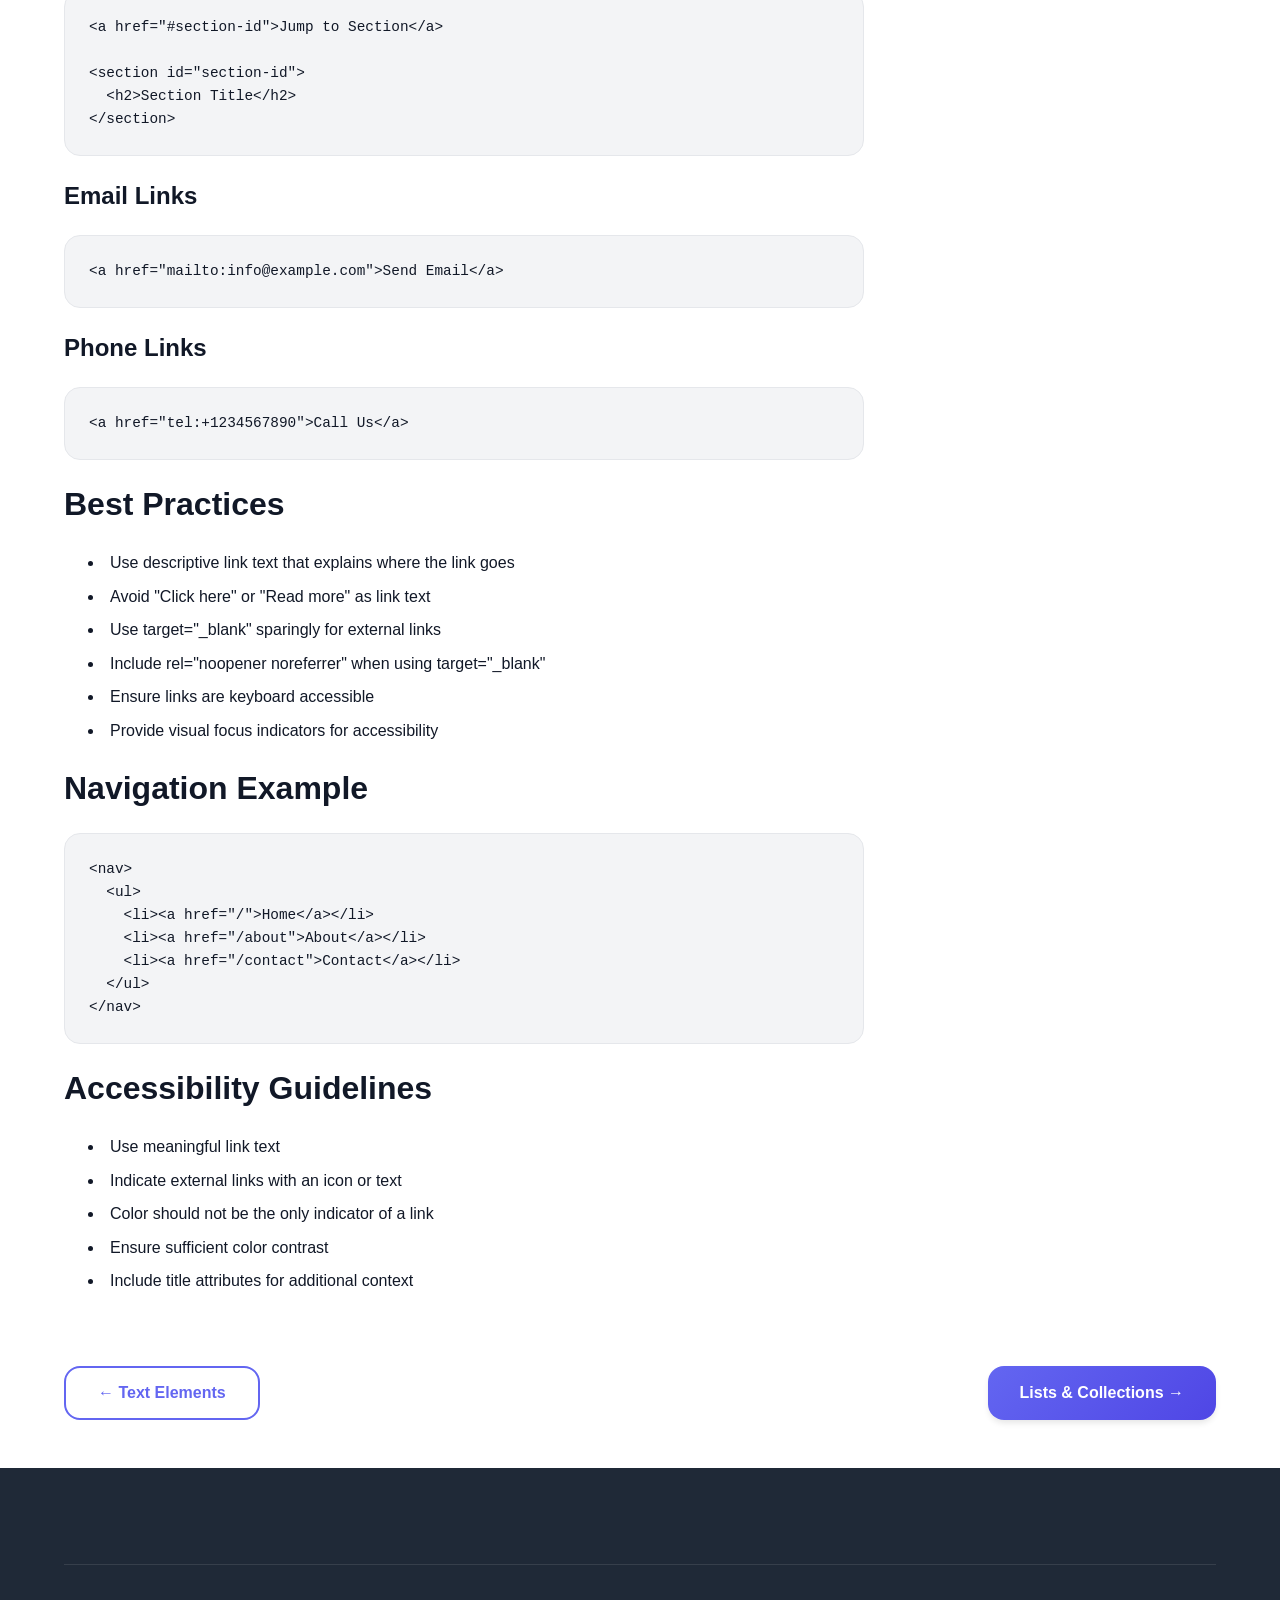
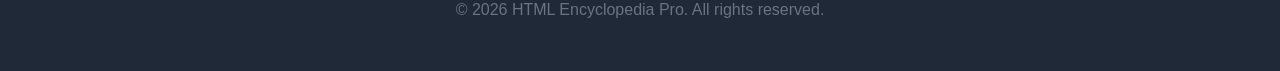
<file: pages/links.html>
<!DOCTYPE html>
<html lang="en">
<head>
    <meta charset="UTF-8">
    <meta name="viewport" content="width=device-width, initial-scale=1.0">
    <meta name="description" content="Learn about links, navigation, and the anchor element in HTML.">
    <title>Links & Navigation - HTML Encyclopedia Pro</title>
    <link rel="stylesheet" href="../css/style.css">
    <link rel="stylesheet" href="../css/layout.css">
    <link rel="stylesheet" href="../css/theme.css">
    <link rel="stylesheet" href="../css/responsive.css">
    <link rel="stylesheet" href="../css/animations.css">
</head>
<body>
    <nav class="navbar">
        <div class="container">
            <div class="nav-wrapper">
                <div class="logo"><h1>📚 HTML Encyclopedia Pro</h1></div>
                <div class="nav-menu" id="navMenu">
                    <a href="../index.html" class="nav-link">Home</a>
                    <a href="../index.html#reference" class="nav-link">Reference</a>
                </div>
                <div class="nav-controls">
                    <button class="theme-toggle" id="themeToggle" aria-label="Toggle dark mode"><span class="theme-icon">🌙</span></button>
                    <button class="menu-toggle" id="menuToggle" aria-label="Toggle menu"><span class="hamburger"></span></button>
                </div>
            </div>
        </div>
    </nav>

    <main>
        <section class="hero" style="min-height: 50vh; padding: var(--spacing-2xl) 0;">
            <div class="container">
                <div class="hero-text">
                    <h1 class="hero-title">Links & Navigation</h1>
                    <p class="hero-subtitle">Master the anchor element and create effective navigation structures</p>
                </div>
            </div>
        </section>

        <section class="doc-section">
            <div class="container">
                <article style="max-width: 800px;">
                    <h2>The &lt;a&gt; Element</h2>
                    <p>The anchor element creates hyperlinks to other pages, files, or locations within the same page.</p>
                    <pre><code>&lt;a href="https://example.com"&gt;Click here&lt;/a&gt;</code></pre>

                    <h2>Essential Attributes</h2>
                    <table>
                        <tr><th>Attribute</th><th>Description</th></tr>
                        <tr><td>href</td><td>The URL the link points to (required)</td></tr>
                        <tr><td>target</td><td>Where to open the link (_blank, _self, _parent, _top)</td></tr>
                        <tr><td>title</td><td>Tooltip text on hover</td></tr>
                        <tr><td>rel</td><td>Relationship between documents (nofollow, external, etc.)</td></tr>
                        <tr><td>download</td><td>Prompts download instead of navigation</td></tr>
                    </table>

                    <h2>Types of Links</h2>
                    
                    <h3>External Links</h3>
                    <pre><code>&lt;a href="https://www.example.com"&gt;Visit Example&lt;/a&gt;</code></pre>

                    <h3>Internal Links</h3>
                    <pre><code>&lt;a href="/about/team.html"&gt;Our Team&lt;/a&gt;</code></pre>

                    <h3>Anchor Links (Bookmarks)</h3>
                    <pre><code>&lt;a href="#section-id"&gt;Jump to Section&lt;/a&gt;

&lt;section id="section-id"&gt;
  &lt;h2&gt;Section Title&lt;/h2&gt;
&lt;/section&gt;</code></pre>

                    <h3>Email Links</h3>
                    <pre><code>&lt;a href="mailto:info@example.com"&gt;Send Email&lt;/a&gt;</code></pre>

                    <h3>Phone Links</h3>
                    <pre><code>&lt;a href="tel:+1234567890"&gt;Call Us&lt;/a&gt;</code></pre>

                    <h2>Best Practices</h2>
                    <ul>
                        <li>Use descriptive link text that explains where the link goes</li>
                        <li>Avoid "Click here" or "Read more" as link text</li>
                        <li>Use target="_blank" sparingly for external links</li>
                        <li>Include rel="noopener noreferrer" when using target="_blank"</li>
                        <li>Ensure links are keyboard accessible</li>
                        <li>Provide visual focus indicators for accessibility</li>
                    </ul>

                    <h2>Navigation Example</h2>
                    <pre><code>&lt;nav&gt;
  &lt;ul&gt;
    &lt;li&gt;&lt;a href="/"&gt;Home&lt;/a&gt;&lt;/li&gt;
    &lt;li&gt;&lt;a href="/about"&gt;About&lt;/a&gt;&lt;/li&gt;
    &lt;li&gt;&lt;a href="/contact"&gt;Contact&lt;/a&gt;&lt;/li&gt;
  &lt;/ul&gt;
&lt;/nav&gt;</code></pre>

                    <h2>Accessibility Guidelines</h2>
                    <ul>
                        <li>Use meaningful link text</li>
                        <li>Indicate external links with an icon or text</li>
                        <li>Color should not be the only indicator of a link</li>
                        <li>Ensure sufficient color contrast</li>
                        <li>Include title attributes for additional context</li>
                    </ul>
                </article>
            </div>
        </section>

        <section style="padding: var(--spacing-2xl) 0;">
            <div class="container">
                <div style="display: flex; justify-content: space-between;">
                    <button class="btn btn-secondary" onclick="window.location.href='text.html'">← Text Elements</button>
                    <button class="btn btn-primary" onclick="window.location.href='lists.html'">Lists & Collections →</button>
                </div>
            </div>
        </section>
    </main>

    <footer class="footer">
        <div class="container">
            <div class="footer-bottom">
                <p>&copy; 2026 HTML Encyclopedia Pro. All rights reserved.</p>
            </div>
        </div>
    </footer>

    <script src="../js/app.js"></script>
    <script src="../js/theme.js"></script>
    <script src="../js/navigation.js"></script>
</body>
</html>
</file>
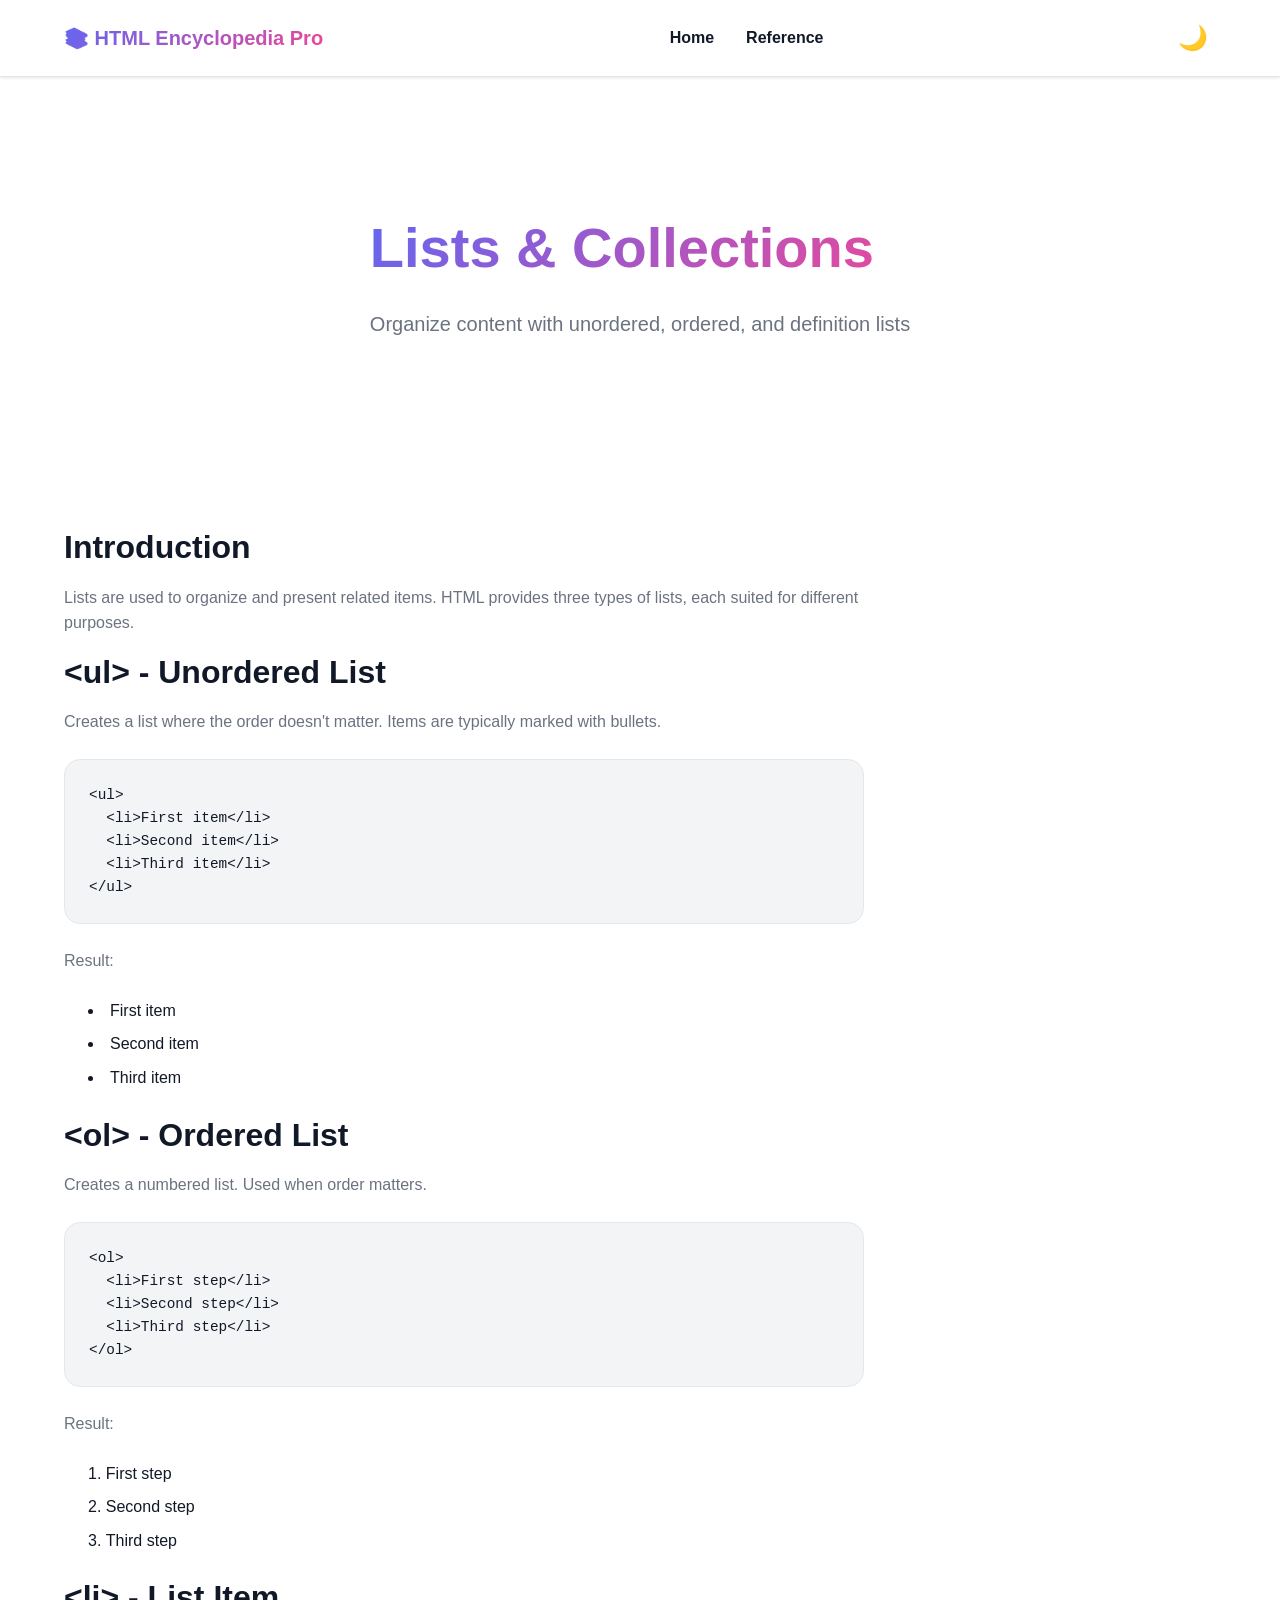
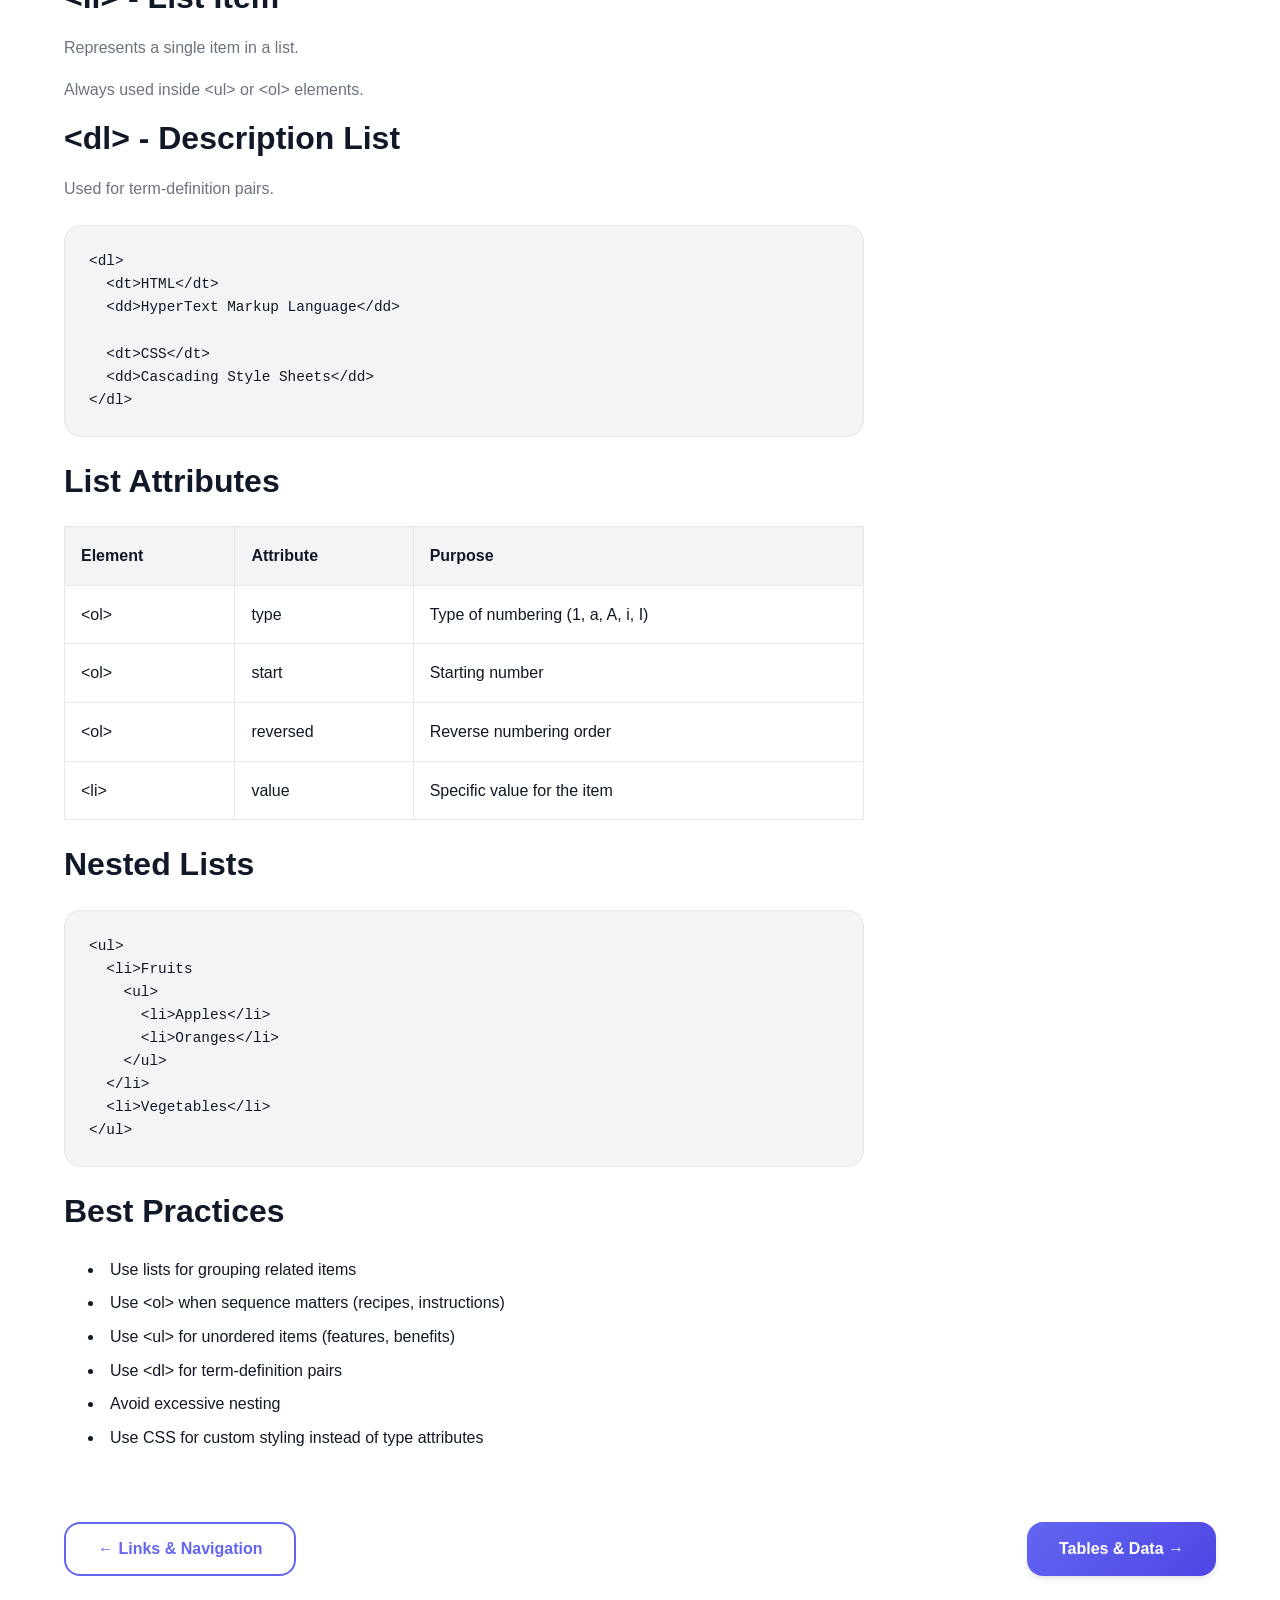
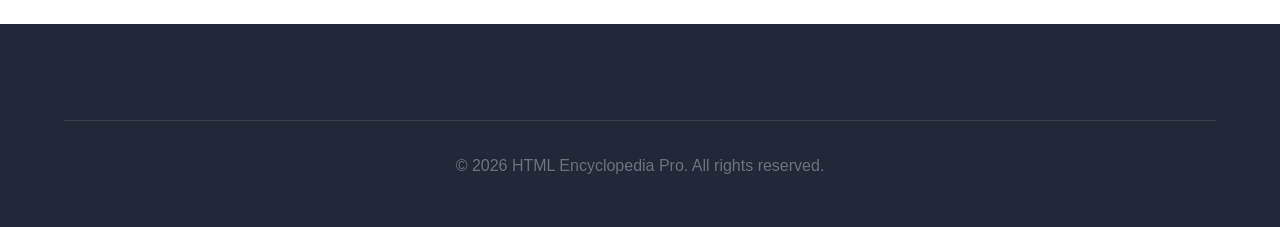
<file: pages/lists.html>
<!DOCTYPE html>
<html lang="en">
<head>
    <meta charset="UTF-8">
    <meta name="viewport" content="width=device-width, initial-scale=1.0">
    <meta name="description" content="Master HTML list elements including ul, ol, li, and dl.">
    <title>Lists & Collections - HTML Encyclopedia Pro</title>
    <link rel="stylesheet" href="../css/style.css">
    <link rel="stylesheet" href="../css/layout.css">
    <link rel="stylesheet" href="../css/theme.css">
    <link rel="stylesheet" href="../css/responsive.css">
    <link rel="stylesheet" href="../css/animations.css">
</head>
<body>
    <nav class="navbar">
        <div class="container">
            <div class="nav-wrapper">
                <div class="logo"><h1>📚 HTML Encyclopedia Pro</h1></div>
                <div class="nav-menu" id="navMenu">
                    <a href="../index.html" class="nav-link">Home</a>
                    <a href="../index.html#reference" class="nav-link">Reference</a>
                </div>
                <div class="nav-controls">
                    <button class="theme-toggle" id="themeToggle" aria-label="Toggle dark mode"><span class="theme-icon">🌙</span></button>
                    <button class="menu-toggle" id="menuToggle" aria-label="Toggle menu"><span class="hamburger"></span></button>
                </div>
            </div>
        </div>
    </nav>

    <main>
        <section class="hero" style="min-height: 50vh; padding: var(--spacing-2xl) 0;">
            <div class="container">
                <div class="hero-text">
                    <h1 class="hero-title">Lists & Collections</h1>
                    <p class="hero-subtitle">Organize content with unordered, ordered, and definition lists</p>
                </div>
            </div>
        </section>

        <section class="doc-section">
            <div class="container">
                <article style="max-width: 800px;">
                    <h2>Introduction</h2>
                    <p>Lists are used to organize and present related items. HTML provides three types of lists, each suited for different purposes.</p>

                    <h2>&lt;ul&gt; - Unordered List</h2>
                    <p>Creates a list where the order doesn't matter. Items are typically marked with bullets.</p>
                    <pre><code>&lt;ul&gt;
  &lt;li&gt;First item&lt;/li&gt;
  &lt;li&gt;Second item&lt;/li&gt;
  &lt;li&gt;Third item&lt;/li&gt;
&lt;/ul&gt;</code></pre>
                    <p>Result:</p>
                    <ul>
                        <li>First item</li>
                        <li>Second item</li>
                        <li>Third item</li>
                    </ul>

                    <h2>&lt;ol&gt; - Ordered List</h2>
                    <p>Creates a numbered list. Used when order matters.</p>
                    <pre><code>&lt;ol&gt;
  &lt;li&gt;First step&lt;/li&gt;
  &lt;li&gt;Second step&lt;/li&gt;
  &lt;li&gt;Third step&lt;/li&gt;
&lt;/ol&gt;</code></pre>
                    <p>Result:</p>
                    <ol>
                        <li>First step</li>
                        <li>Second step</li>
                        <li>Third step</li>
                    </ol>

                    <h2>&lt;li&gt; - List Item</h2>
                    <p>Represents a single item in a list.</p>
                    <p>Always used inside &lt;ul&gt; or &lt;ol&gt; elements.</p>

                    <h2>&lt;dl&gt; - Description List</h2>
                    <p>Used for term-definition pairs.</p>
                    <pre><code>&lt;dl&gt;
  &lt;dt&gt;HTML&lt;/dt&gt;
  &lt;dd&gt;HyperText Markup Language&lt;/dd&gt;
  
  &lt;dt&gt;CSS&lt;/dt&gt;
  &lt;dd&gt;Cascading Style Sheets&lt;/dd&gt;
&lt;/dl&gt;</code></pre>

                    <h2>List Attributes</h2>
                    <table>
                        <tr><th>Element</th><th>Attribute</th><th>Purpose</th></tr>
                        <tr><td>&lt;ol&gt;</td><td>type</td><td>Type of numbering (1, a, A, i, I)</td></tr>
                        <tr><td>&lt;ol&gt;</td><td>start</td><td>Starting number</td></tr>
                        <tr><td>&lt;ol&gt;</td><td>reversed</td><td>Reverse numbering order</td></tr>
                        <tr><td>&lt;li&gt;</td><td>value</td><td>Specific value for the item</td></tr>
                    </table>

                    <h2>Nested Lists</h2>
                    <pre><code>&lt;ul&gt;
  &lt;li&gt;Fruits
    &lt;ul&gt;
      &lt;li&gt;Apples&lt;/li&gt;
      &lt;li&gt;Oranges&lt;/li&gt;
    &lt;/ul&gt;
  &lt;/li&gt;
  &lt;li&gt;Vegetables&lt;/li&gt;
&lt;/ul&gt;</code></pre>

                    <h2>Best Practices</h2>
                    <ul>
                        <li>Use lists for grouping related items</li>
                        <li>Use &lt;ol&gt; when sequence matters (recipes, instructions)</li>
                        <li>Use &lt;ul&gt; for unordered items (features, benefits)</li>
                        <li>Use &lt;dl&gt; for term-definition pairs</li>
                        <li>Avoid excessive nesting</li>
                        <li>Use CSS for custom styling instead of type attributes</li>
                    </ul>
                </article>
            </div>
        </section>

        <section style="padding: var(--spacing-2xl) 0;">
            <div class="container">
                <div style="display: flex; justify-content: space-between;">
                    <button class="btn btn-secondary" onclick="window.location.href='links.html'">← Links & Navigation</button>
                    <button class="btn btn-primary" onclick="window.location.href='tables.html'">Tables & Data →</button>
                </div>
            </div>
        </section>
    </main>

    <footer class="footer">
        <div class="container">
            <div class="footer-bottom">
                <p>&copy; 2026 HTML Encyclopedia Pro. All rights reserved.</p>
            </div>
        </div>
    </footer>

    <script src="../js/app.js"></script>
    <script src="../js/theme.js"></script>
    <script src="../js/navigation.js"></script>
</body>
</html>
</file>
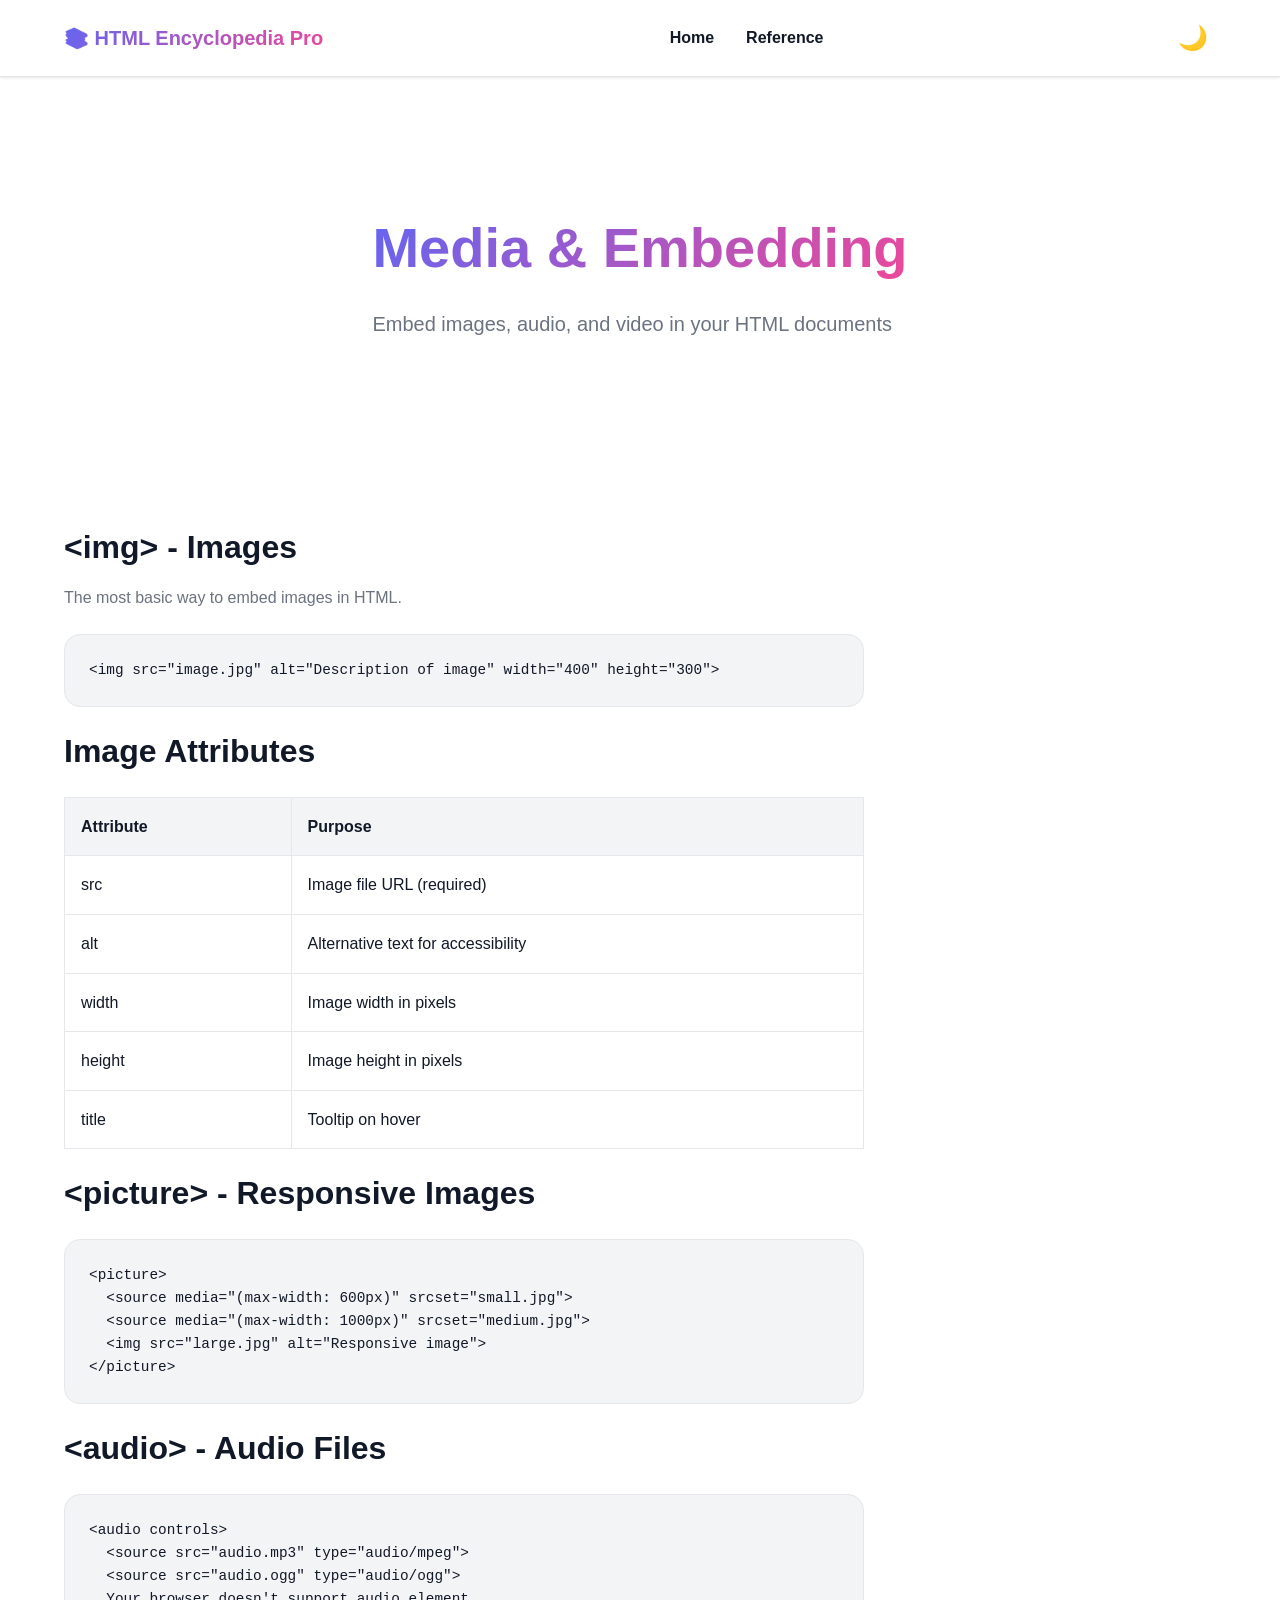
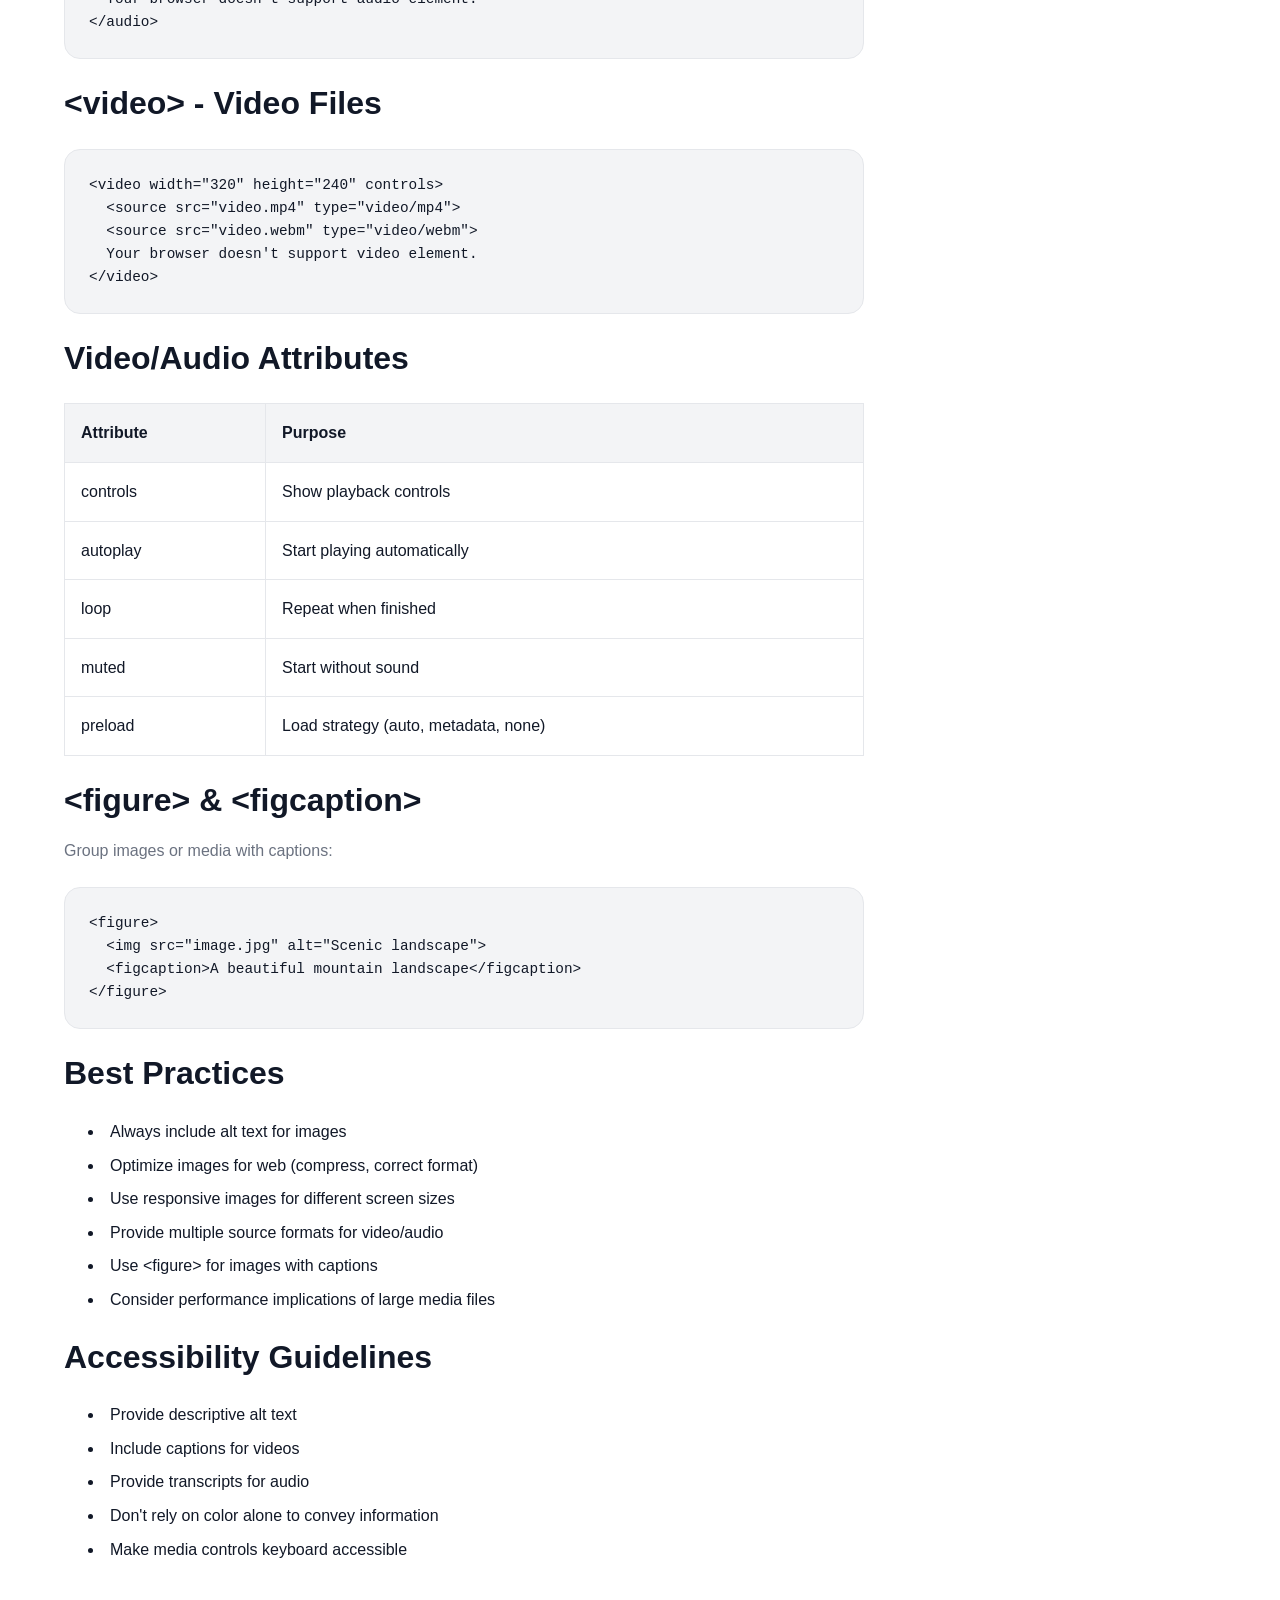
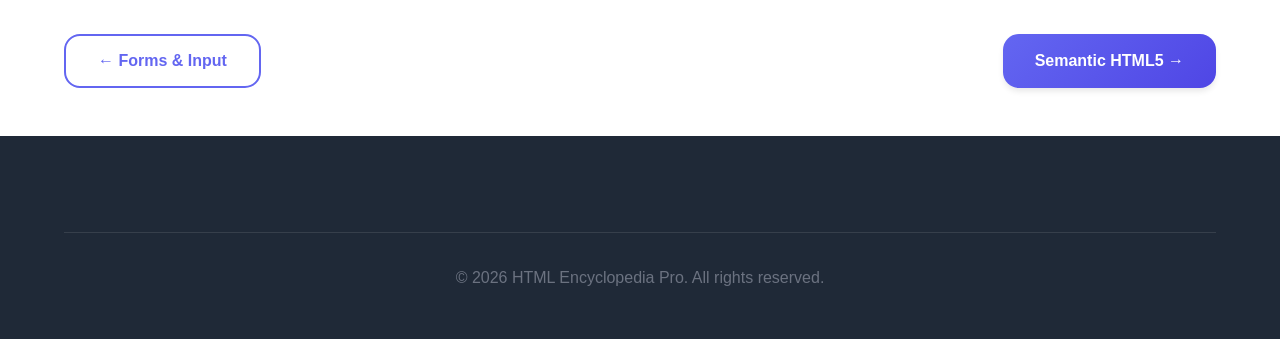
<file: pages/media.html>
<!DOCTYPE html>
<html lang="en">
<head>
    <meta charset="UTF-8">
    <meta name="viewport" content="width=device-width, initial-scale=1.0">
    <meta name="description" content="Learn to embed media elements including images, audio, and video in HTML.">
    <title>Media & Embedding - HTML Encyclopedia Pro</title>
    <link rel="stylesheet" href="../css/style.css">
    <link rel="stylesheet" href="../css/layout.css">
    <link rel="stylesheet" href="../css/theme.css">
    <link rel="stylesheet" href="../css/responsive.css">
    <link rel="stylesheet" href="../css/animations.css">
</head>
<body>
    <nav class="navbar">
        <div class="container">
            <div class="nav-wrapper">
                <div class="logo"><h1>📚 HTML Encyclopedia Pro</h1></div>
                <div class="nav-menu" id="navMenu">
                    <a href="../index.html" class="nav-link">Home</a>
                    <a href="../index.html#reference" class="nav-link">Reference</a>
                </div>
                <div class="nav-controls">
                    <button class="theme-toggle" id="themeToggle" aria-label="Toggle dark mode"><span class="theme-icon">🌙</span></button>
                    <button class="menu-toggle" id="menuToggle" aria-label="Toggle menu"><span class="hamburger"></span></button>
                </div>
            </div>
        </div>
    </nav>

    <main>
        <section class="hero" style="min-height: 50vh; padding: var(--spacing-2xl) 0;">
            <div class="container">
                <div class="hero-text">
                    <h1 class="hero-title">Media & Embedding</h1>
                    <p class="hero-subtitle">Embed images, audio, and video in your HTML documents</p>
                </div>
            </div>
        </section>

        <section class="doc-section">
            <div class="container">
                <article style="max-width: 800px;">
                    <h2>&lt;img&gt; - Images</h2>
                    <p>The most basic way to embed images in HTML.</p>
                    <pre><code>&lt;img src="image.jpg" alt="Description of image" width="400" height="300"&gt;</code></pre>

                    <h2>Image Attributes</h2>
                    <table>
                        <tr><th>Attribute</th><th>Purpose</th></tr>
                        <tr><td>src</td><td>Image file URL (required)</td></tr>
                        <tr><td>alt</td><td>Alternative text for accessibility</td></tr>
                        <tr><td>width</td><td>Image width in pixels</td></tr>
                        <tr><td>height</td><td>Image height in pixels</td></tr>
                        <tr><td>title</td><td>Tooltip on hover</td></tr>
                    </table>

                    <h2>&lt;picture&gt; - Responsive Images</h2>
                    <pre><code>&lt;picture&gt;
  &lt;source media="(max-width: 600px)" srcset="small.jpg"&gt;
  &lt;source media="(max-width: 1000px)" srcset="medium.jpg"&gt;
  &lt;img src="large.jpg" alt="Responsive image"&gt;
&lt;/picture&gt;</code></pre>

                    <h2>&lt;audio&gt; - Audio Files</h2>
                    <pre><code>&lt;audio controls&gt;
  &lt;source src="audio.mp3" type="audio/mpeg"&gt;
  &lt;source src="audio.ogg" type="audio/ogg"&gt;
  Your browser doesn't support audio element.
&lt;/audio&gt;</code></pre>

                    <h2>&lt;video&gt; - Video Files</h2>
                    <pre><code>&lt;video width="320" height="240" controls&gt;
  &lt;source src="video.mp4" type="video/mp4"&gt;
  &lt;source src="video.webm" type="video/webm"&gt;
  Your browser doesn't support video element.
&lt;/video&gt;</code></pre>

                    <h2>Video/Audio Attributes</h2>
                    <table>
                        <tr><th>Attribute</th><th>Purpose</th></tr>
                        <tr><td>controls</td><td>Show playback controls</td></tr>
                        <tr><td>autoplay</td><td>Start playing automatically</td></tr>
                        <tr><td>loop</td><td>Repeat when finished</td></tr>
                        <tr><td>muted</td><td>Start without sound</td></tr>
                        <tr><td>preload</td><td>Load strategy (auto, metadata, none)</td></tr>
                    </table>

                    <h2>&lt;figure&gt; & &lt;figcaption&gt;</h2>
                    <p>Group images or media with captions:</p>
                    <pre><code>&lt;figure&gt;
  &lt;img src="image.jpg" alt="Scenic landscape"&gt;
  &lt;figcaption&gt;A beautiful mountain landscape&lt;/figcaption&gt;
&lt;/figure&gt;</code></pre>

                    <h2>Best Practices</h2>
                    <ul>
                        <li>Always include alt text for images</li>
                        <li>Optimize images for web (compress, correct format)</li>
                        <li>Use responsive images for different screen sizes</li>
                        <li>Provide multiple source formats for video/audio</li>
                        <li>Use &lt;figure&gt; for images with captions</li>
                        <li>Consider performance implications of large media files</li>
                    </ul>

                    <h2>Accessibility Guidelines</h2>
                    <ul>
                        <li>Provide descriptive alt text</li>
                        <li>Include captions for videos</li>
                        <li>Provide transcripts for audio</li>
                        <li>Don't rely on color alone to convey information</li>
                        <li>Make media controls keyboard accessible</li>
                    </ul>
                </article>
            </div>
        </section>

        <section style="padding: var(--spacing-2xl) 0;">
            <div class="container">
                <div style="display: flex; justify-content: space-between;">
                    <button class="btn btn-secondary" onclick="window.location.href='forms.html'">← Forms & Input</button>
                    <button class="btn btn-primary" onclick="window.location.href='semantic.html'">Semantic HTML5 →</button>
                </div>
            </div>
        </section>
    </main>

    <footer class="footer">
        <div class="container">
            <div class="footer-bottom">
                <p>&copy; 2026 HTML Encyclopedia Pro. All rights reserved.</p>
            </div>
        </div>
    </footer>

    <script src="../js/app.js"></script>
    <script src="../js/theme.js"></script>
    <script src="../js/navigation.js"></script>
</body>
</html>
</file>
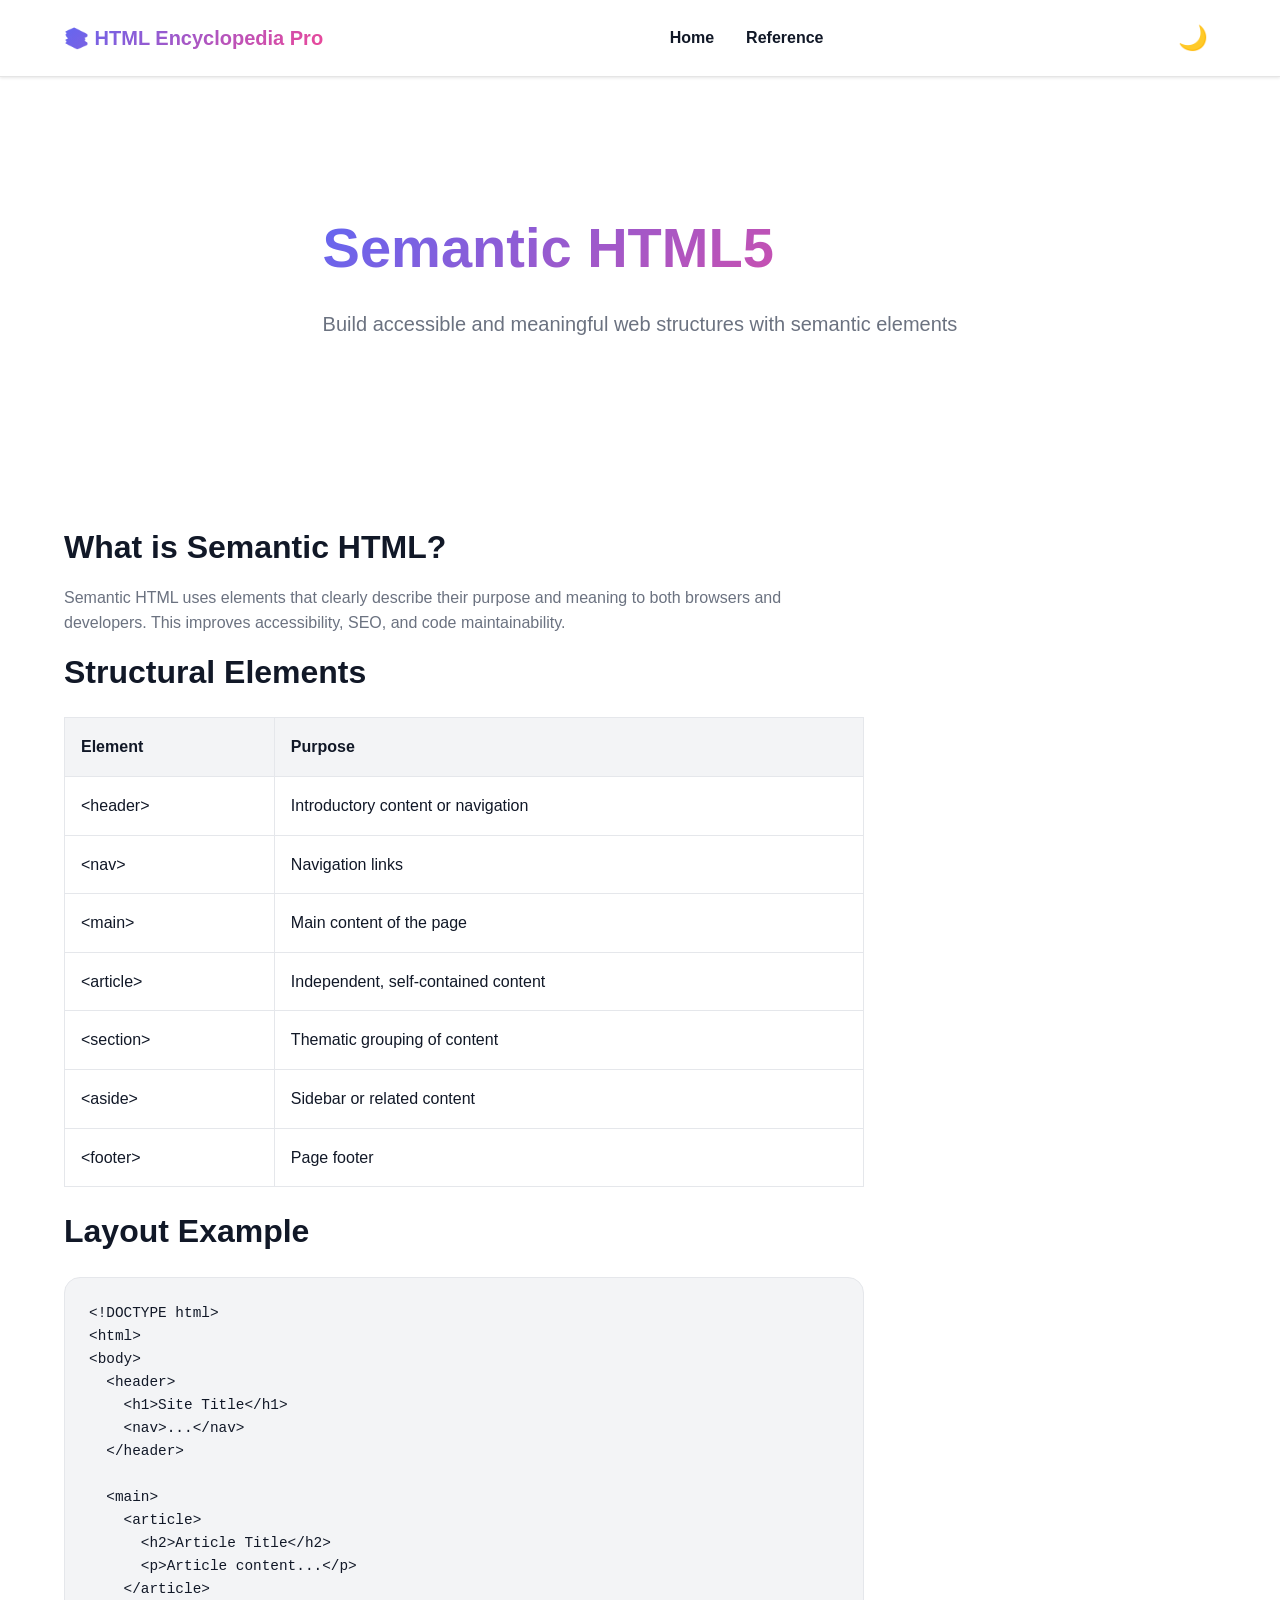
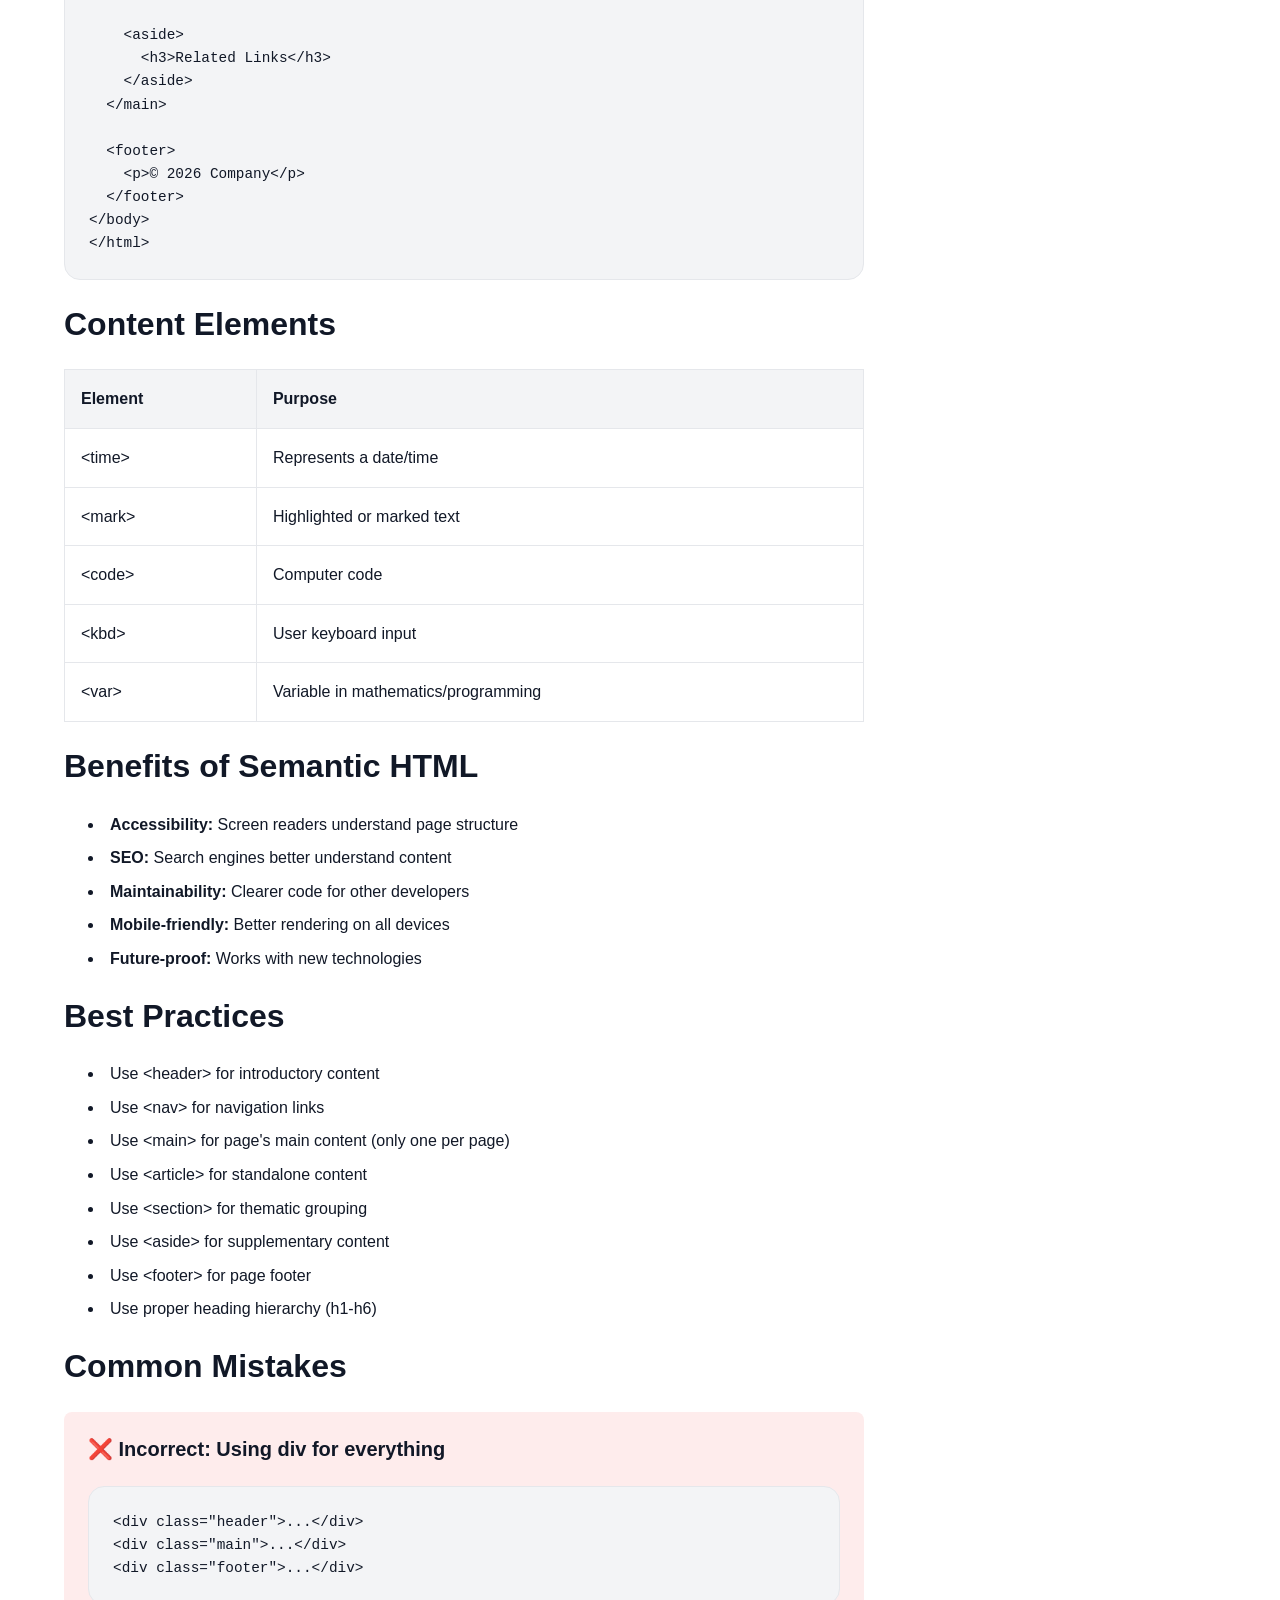
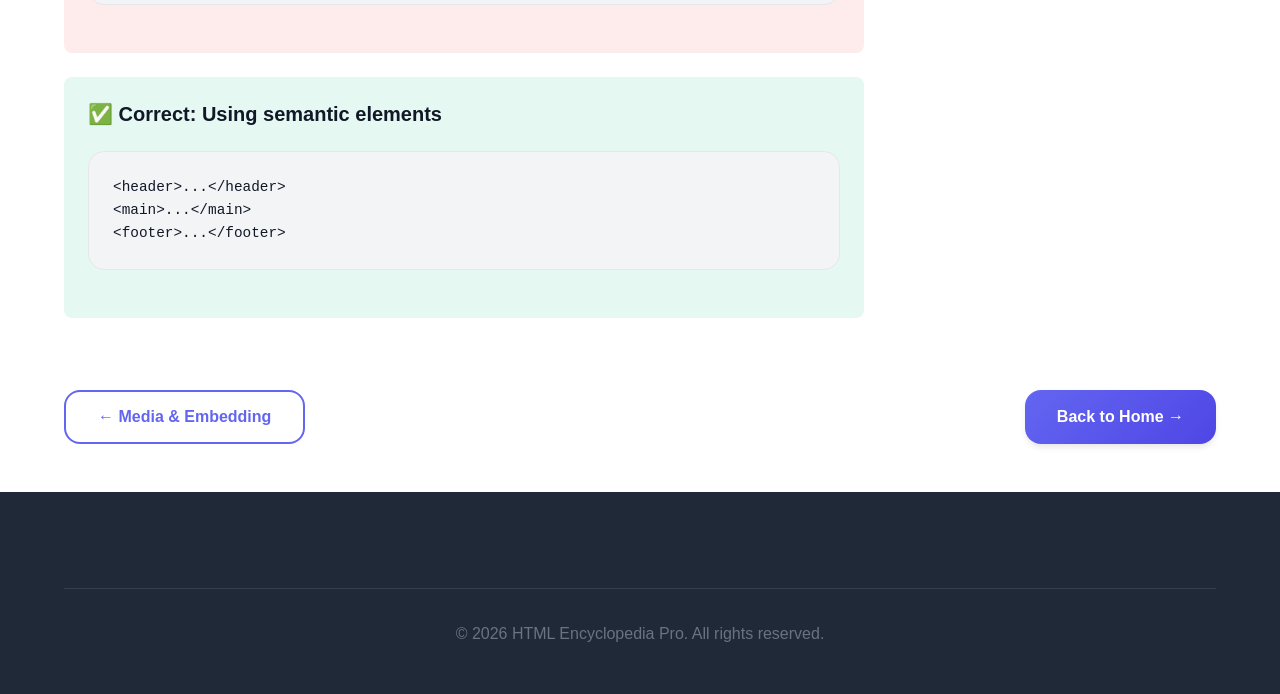
<file: pages/semantic.html>
<!DOCTYPE html>
<html lang="en">
<head>
    <meta charset="UTF-8">
    <meta name="viewport" content="width=device-width, initial-scale=1.0">
    <meta name="description" content="Master semantic HTML5 elements for creating meaningful and accessible web pages.">
    <title>Semantic HTML5 - HTML Encyclopedia Pro</title>
    <link rel="stylesheet" href="../css/style.css">
    <link rel="stylesheet" href="../css/layout.css">
    <link rel="stylesheet" href="../css/theme.css">
    <link rel="stylesheet" href="../css/responsive.css">
    <link rel="stylesheet" href="../css/animations.css">
</head>
<body>
    <nav class="navbar">
        <div class="container">
            <div class="nav-wrapper">
                <div class="logo"><h1>📚 HTML Encyclopedia Pro</h1></div>
                <div class="nav-menu" id="navMenu">
                    <a href="../index.html" class="nav-link">Home</a>
                    <a href="../index.html#reference" class="nav-link">Reference</a>
                </div>
                <div class="nav-controls">
                    <button class="theme-toggle" id="themeToggle" aria-label="Toggle dark mode"><span class="theme-icon">🌙</span></button>
                    <button class="menu-toggle" id="menuToggle" aria-label="Toggle menu"><span class="hamburger"></span></button>
                </div>
            </div>
        </div>
    </nav>

    <main>
        <section class="hero" style="min-height: 50vh; padding: var(--spacing-2xl) 0;">
            <div class="container">
                <div class="hero-text">
                    <h1 class="hero-title">Semantic HTML5</h1>
                    <p class="hero-subtitle">Build accessible and meaningful web structures with semantic elements</p>
                </div>
            </div>
        </section>

        <section class="doc-section">
            <div class="container">
                <article style="max-width: 800px;">
                    <h2>What is Semantic HTML?</h2>
                    <p>Semantic HTML uses elements that clearly describe their purpose and meaning to both browsers and developers. This improves accessibility, SEO, and code maintainability.</p>

                    <h2>Structural Elements</h2>
                    <table>
                        <tr><th>Element</th><th>Purpose</th></tr>
                        <tr><td>&lt;header&gt;</td><td>Introductory content or navigation</td></tr>
                        <tr><td>&lt;nav&gt;</td><td>Navigation links</td></tr>
                        <tr><td>&lt;main&gt;</td><td>Main content of the page</td></tr>
                        <tr><td>&lt;article&gt;</td><td>Independent, self-contained content</td></tr>
                        <tr><td>&lt;section&gt;</td><td>Thematic grouping of content</td></tr>
                        <tr><td>&lt;aside&gt;</td><td>Sidebar or related content</td></tr>
                        <tr><td>&lt;footer&gt;</td><td>Page footer</td></tr>
                    </table>

                    <h2>Layout Example</h2>
                    <pre><code>&lt;!DOCTYPE html&gt;
&lt;html&gt;
&lt;body&gt;
  &lt;header&gt;
    &lt;h1&gt;Site Title&lt;/h1&gt;
    &lt;nav&gt;...&lt;/nav&gt;
  &lt;/header&gt;

  &lt;main&gt;
    &lt;article&gt;
      &lt;h2&gt;Article Title&lt;/h2&gt;
      &lt;p&gt;Article content...&lt;/p&gt;
    &lt;/article&gt;

    &lt;aside&gt;
      &lt;h3&gt;Related Links&lt;/h3&gt;
    &lt;/aside&gt;
  &lt;/main&gt;

  &lt;footer&gt;
    &lt;p&gt;© 2026 Company&lt;/p&gt;
  &lt;/footer&gt;
&lt;/body&gt;
&lt;/html&gt;</code></pre>

                    <h2>Content Elements</h2>
                    <table>
                        <tr><th>Element</th><th>Purpose</th></tr>
                        <tr><td>&lt;time&gt;</td><td>Represents a date/time</td></tr>
                        <tr><td>&lt;mark&gt;</td><td>Highlighted or marked text</td></tr>
                        <tr><td>&lt;code&gt;</td><td>Computer code</td></tr>
                        <tr><td>&lt;kbd&gt;</td><td>User keyboard input</td></tr>
                        <tr><td>&lt;var&gt;</td><td>Variable in mathematics/programming</td></tr>
                    </table>

                    <h2>Benefits of Semantic HTML</h2>
                    <ul>
                        <li><strong>Accessibility:</strong> Screen readers understand page structure</li>
                        <li><strong>SEO:</strong> Search engines better understand content</li>
                        <li><strong>Maintainability:</strong> Clearer code for other developers</li>
                        <li><strong>Mobile-friendly:</strong> Better rendering on all devices</li>
                        <li><strong>Future-proof:</strong> Works with new technologies</li>
                    </ul>

                    <h2>Best Practices</h2>
                    <ul>
                        <li>Use &lt;header&gt; for introductory content</li>
                        <li>Use &lt;nav&gt; for navigation links</li>
                        <li>Use &lt;main&gt; for page's main content (only one per page)</li>
                        <li>Use &lt;article&gt; for standalone content</li>
                        <li>Use &lt;section&gt; for thematic grouping</li>
                        <li>Use &lt;aside&gt; for supplementary content</li>
                        <li>Use &lt;footer&gt; for page footer</li>
                        <li>Use proper heading hierarchy (h1-h6)</li>
                    </ul>

                    <h2>Common Mistakes</h2>
                    <div style="background: rgba(239, 68, 68, 0.1); padding: var(--spacing-lg); border-radius: var(--radius-md); margin: var(--spacing-lg) 0;">
                        <h4>❌ Incorrect: Using div for everything</h4>
                        <pre><code>&lt;div class="header"&gt;...&lt;/div&gt;
&lt;div class="main"&gt;...&lt;/div&gt;
&lt;div class="footer"&gt;...&lt;/div&gt;</code></pre>
                    </div>

                    <div style="background: rgba(16, 185, 129, 0.1); padding: var(--spacing-lg); border-radius: var(--radius-md); margin: var(--spacing-lg) 0;">
                        <h4>✅ Correct: Using semantic elements</h4>
                        <pre><code>&lt;header&gt;...&lt;/header&gt;
&lt;main&gt;...&lt;/main&gt;
&lt;footer&gt;...&lt;/footer&gt;</code></pre>
                    </div>
                </article>
            </div>
        </section>

        <section style="padding: var(--spacing-2xl) 0;">
            <div class="container">
                <div style="display: flex; justify-content: space-between;">
                    <button class="btn btn-secondary" onclick="window.location.href='media.html'">← Media & Embedding</button>
                    <button class="btn btn-primary" onclick="window.location.href='../index.html'">Back to Home →</button>
                </div>
            </div>
        </section>
    </main>

    <footer class="footer">
        <div class="container">
            <div class="footer-bottom">
                <p>&copy; 2026 HTML Encyclopedia Pro. All rights reserved.</p>
            </div>
        </div>
    </footer>

    <script src="../js/app.js"></script>
    <script src="../js/theme.js"></script>
    <script src="../js/navigation.js"></script>
</body>
</html>
</file>
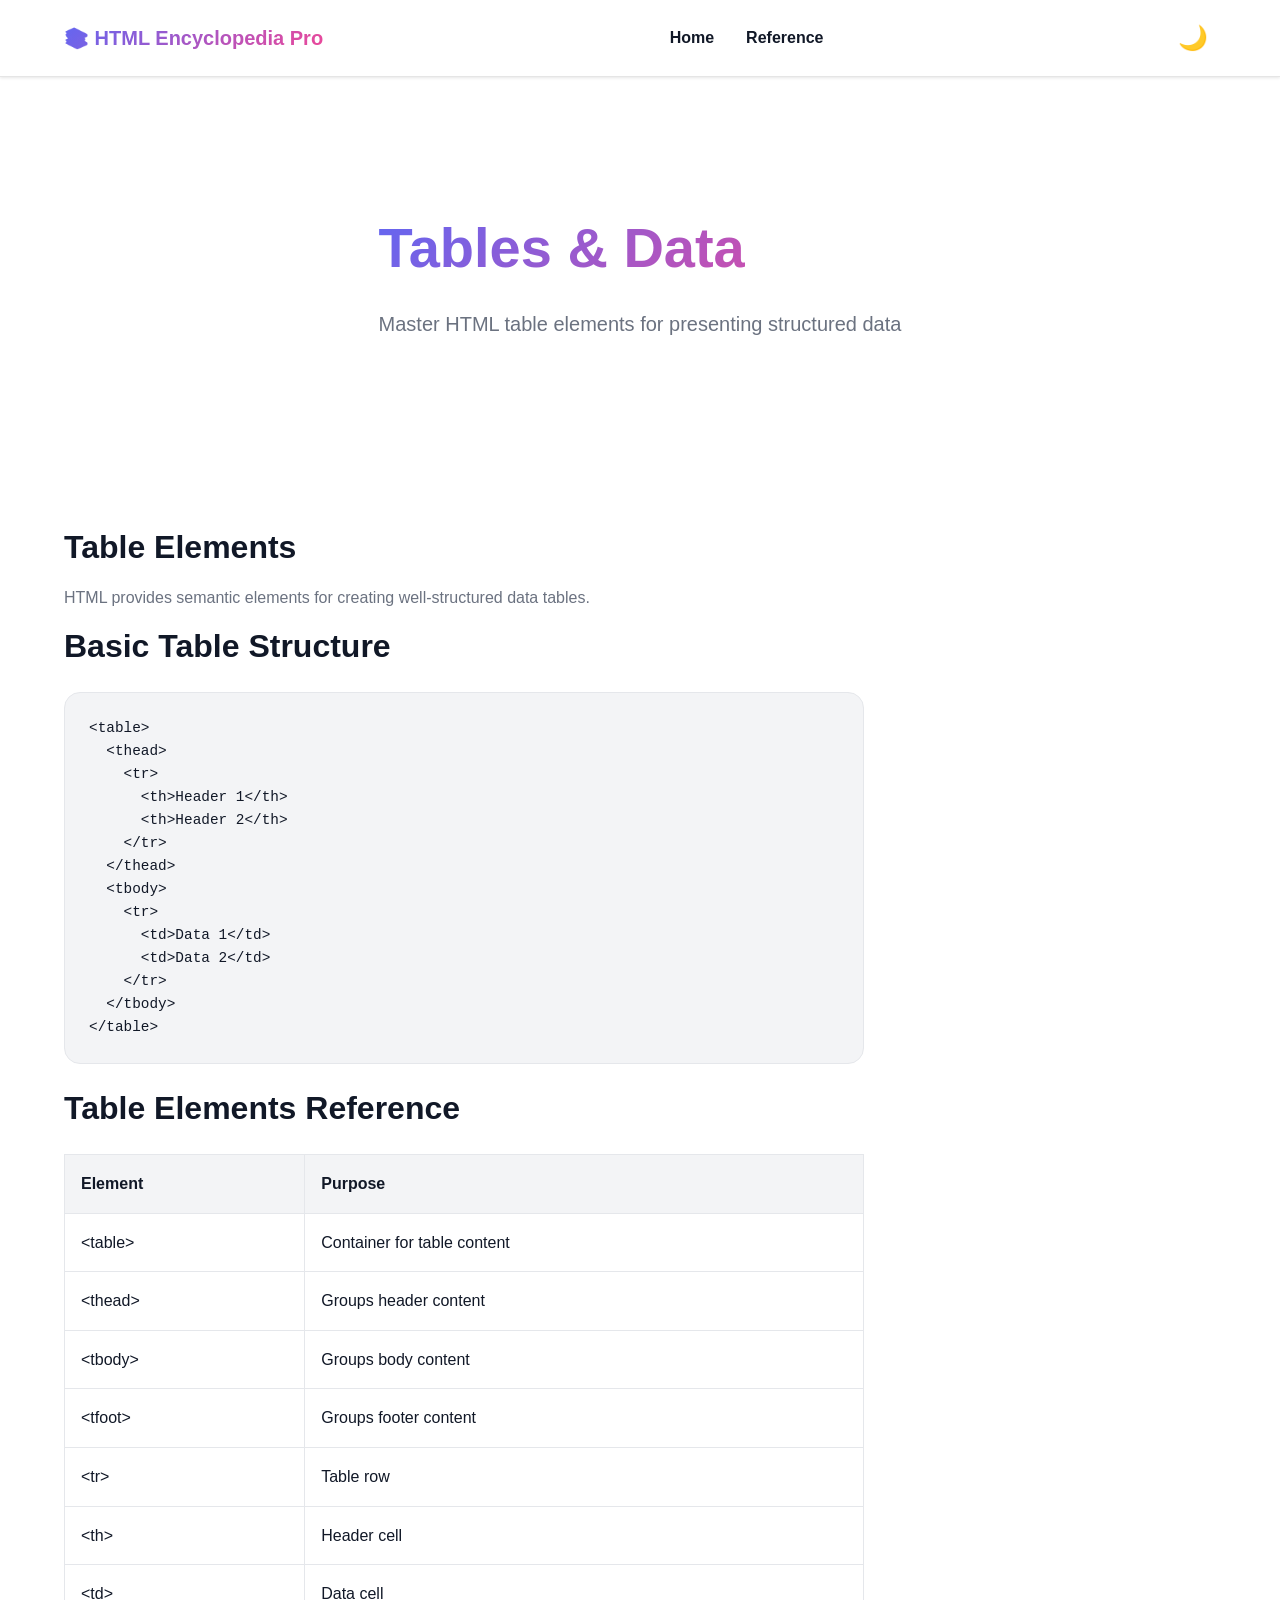
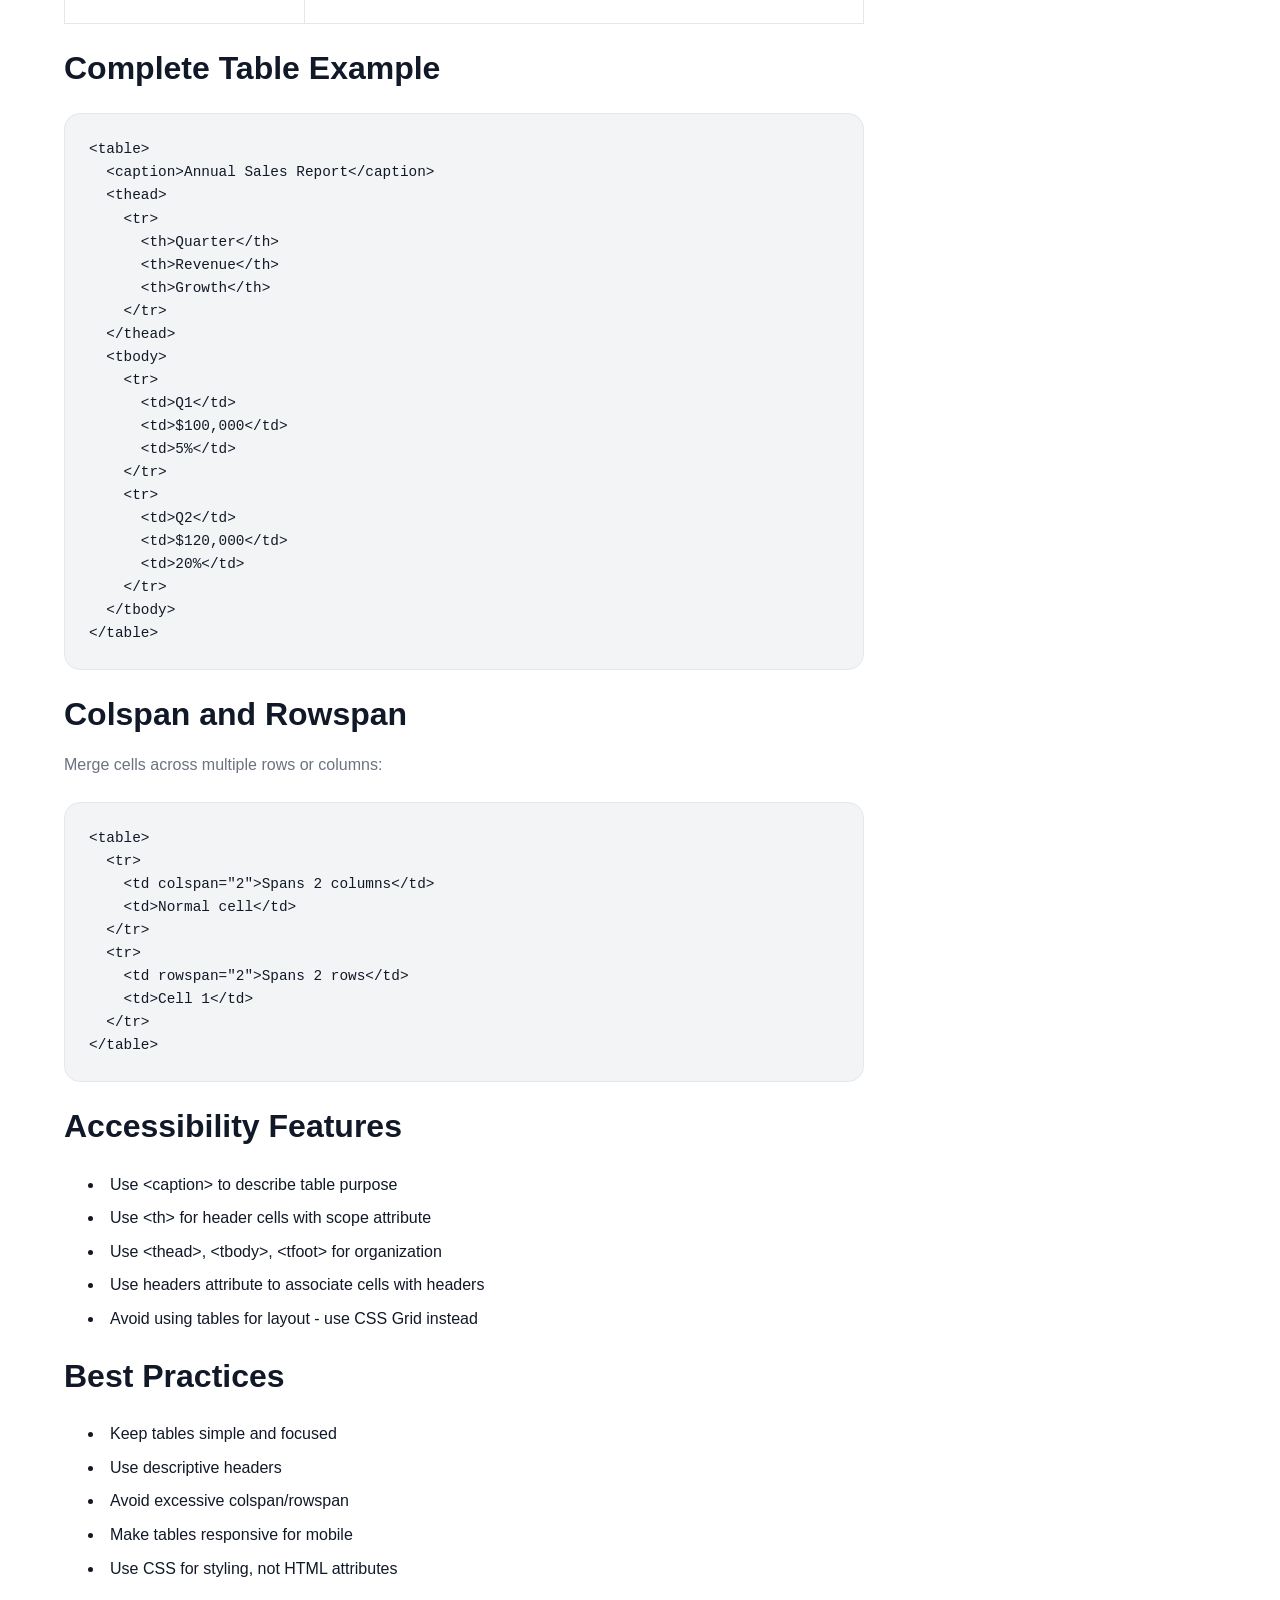
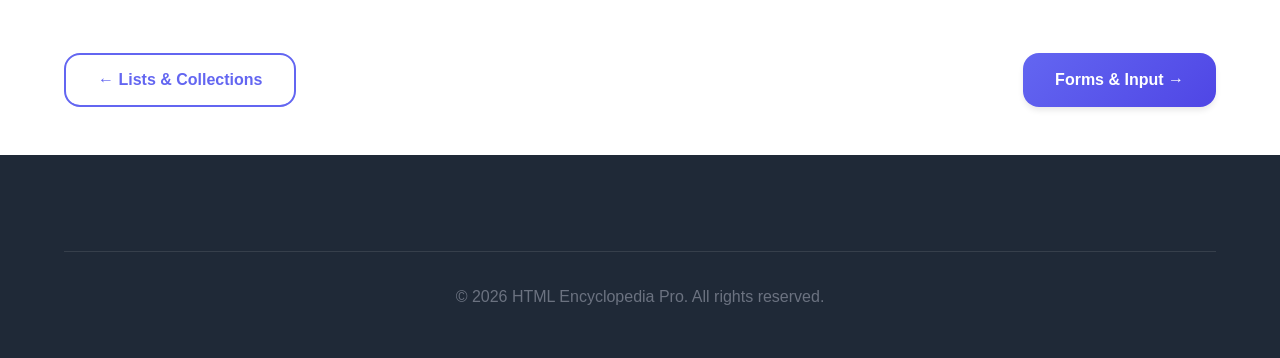
<file: pages/tables.html>
<!DOCTYPE html>
<html lang="en">
<head>
    <meta charset="UTF-8">
    <meta name="viewport" content="width=device-width, initial-scale=1.0">
    <meta name="description" content="Learn to create structured data tables in HTML with proper semantics.">
    <title>Tables & Data - HTML Encyclopedia Pro</title>
    <link rel="stylesheet" href="../css/style.css">
    <link rel="stylesheet" href="../css/layout.css">
    <link rel="stylesheet" href="../css/theme.css">
    <link rel="stylesheet" href="../css/responsive.css">
    <link rel="stylesheet" href="../css/animations.css">
</head>
<body>
    <nav class="navbar">
        <div class="container">
            <div class="nav-wrapper">
                <div class="logo"><h1>📚 HTML Encyclopedia Pro</h1></div>
                <div class="nav-menu" id="navMenu">
                    <a href="../index.html" class="nav-link">Home</a>
                    <a href="../index.html#reference" class="nav-link">Reference</a>
                </div>
                <div class="nav-controls">
                    <button class="theme-toggle" id="themeToggle" aria-label="Toggle dark mode"><span class="theme-icon">🌙</span></button>
                    <button class="menu-toggle" id="menuToggle" aria-label="Toggle menu"><span class="hamburger"></span></button>
                </div>
            </div>
        </div>
    </nav>

    <main>
        <section class="hero" style="min-height: 50vh; padding: var(--spacing-2xl) 0;">
            <div class="container">
                <div class="hero-text">
                    <h1 class="hero-title">Tables & Data</h1>
                    <p class="hero-subtitle">Master HTML table elements for presenting structured data</p>
                </div>
            </div>
        </section>

        <section class="doc-section">
            <div class="container">
                <article style="max-width: 800px;">
                    <h2>Table Elements</h2>
                    <p>HTML provides semantic elements for creating well-structured data tables.</p>

                    <h2>Basic Table Structure</h2>
                    <pre><code>&lt;table&gt;
  &lt;thead&gt;
    &lt;tr&gt;
      &lt;th&gt;Header 1&lt;/th&gt;
      &lt;th&gt;Header 2&lt;/th&gt;
    &lt;/tr&gt;
  &lt;/thead&gt;
  &lt;tbody&gt;
    &lt;tr&gt;
      &lt;td&gt;Data 1&lt;/td&gt;
      &lt;td&gt;Data 2&lt;/td&gt;
    &lt;/tr&gt;
  &lt;/tbody&gt;
&lt;/table&gt;</code></pre>

                    <h2>Table Elements Reference</h2>
                    <table>
                        <tr><th>Element</th><th>Purpose</th></tr>
                        <tr><td>&lt;table&gt;</td><td>Container for table content</td></tr>
                        <tr><td>&lt;thead&gt;</td><td>Groups header content</td></tr>
                        <tr><td>&lt;tbody&gt;</td><td>Groups body content</td></tr>
                        <tr><td>&lt;tfoot&gt;</td><td>Groups footer content</td></tr>
                        <tr><td>&lt;tr&gt;</td><td>Table row</td></tr>
                        <tr><td>&lt;th&gt;</td><td>Header cell</td></tr>
                        <tr><td>&lt;td&gt;</td><td>Data cell</td></tr>
                    </table>

                    <h2>Complete Table Example</h2>
                    <pre><code>&lt;table&gt;
  &lt;caption&gt;Annual Sales Report&lt;/caption&gt;
  &lt;thead&gt;
    &lt;tr&gt;
      &lt;th&gt;Quarter&lt;/th&gt;
      &lt;th&gt;Revenue&lt;/th&gt;
      &lt;th&gt;Growth&lt;/th&gt;
    &lt;/tr&gt;
  &lt;/thead&gt;
  &lt;tbody&gt;
    &lt;tr&gt;
      &lt;td&gt;Q1&lt;/td&gt;
      &lt;td&gt;$100,000&lt;/td&gt;
      &lt;td&gt;5%&lt;/td&gt;
    &lt;/tr&gt;
    &lt;tr&gt;
      &lt;td&gt;Q2&lt;/td&gt;
      &lt;td&gt;$120,000&lt;/td&gt;
      &lt;td&gt;20%&lt;/td&gt;
    &lt;/tr&gt;
  &lt;/tbody&gt;
&lt;/table&gt;</code></pre>

                    <h2>Colspan and Rowspan</h2>
                    <p>Merge cells across multiple rows or columns:</p>
                    <pre><code>&lt;table&gt;
  &lt;tr&gt;
    &lt;td colspan="2"&gt;Spans 2 columns&lt;/td&gt;
    &lt;td&gt;Normal cell&lt;/td&gt;
  &lt;/tr&gt;
  &lt;tr&gt;
    &lt;td rowspan="2"&gt;Spans 2 rows&lt;/td&gt;
    &lt;td&gt;Cell 1&lt;/td&gt;
  &lt;/tr&gt;
&lt;/table&gt;</code></pre>

                    <h2>Accessibility Features</h2>
                    <ul>
                        <li>Use &lt;caption&gt; to describe table purpose</li>
                        <li>Use &lt;th&gt; for header cells with scope attribute</li>
                        <li>Use &lt;thead&gt;, &lt;tbody&gt;, &lt;tfoot&gt; for organization</li>
                        <li>Use headers attribute to associate cells with headers</li>
                        <li>Avoid using tables for layout - use CSS Grid instead</li>
                    </ul>

                    <h2>Best Practices</h2>
                    <ul>
                        <li>Keep tables simple and focused</li>
                        <li>Use descriptive headers</li>
                        <li>Avoid excessive colspan/rowspan</li>
                        <li>Make tables responsive for mobile</li>
                        <li>Use CSS for styling, not HTML attributes</li>
                    </ul>
                </article>
            </div>
        </section>

        <section style="padding: var(--spacing-2xl) 0;">
            <div class="container">
                <div style="display: flex; justify-content: space-between;">
                    <button class="btn btn-secondary" onclick="window.location.href='lists.html'">← Lists & Collections</button>
                    <button class="btn btn-primary" onclick="window.location.href='forms.html'">Forms & Input →</button>
                </div>
            </div>
        </section>
    </main>

    <footer class="footer">
        <div class="container">
            <div class="footer-bottom">
                <p>&copy; 2026 HTML Encyclopedia Pro. All rights reserved.</p>
            </div>
        </div>
    </footer>

    <script src="../js/app.js"></script>
    <script src="../js/theme.js"></script>
    <script src="../js/navigation.js"></script>
</body>
</html>
</file>
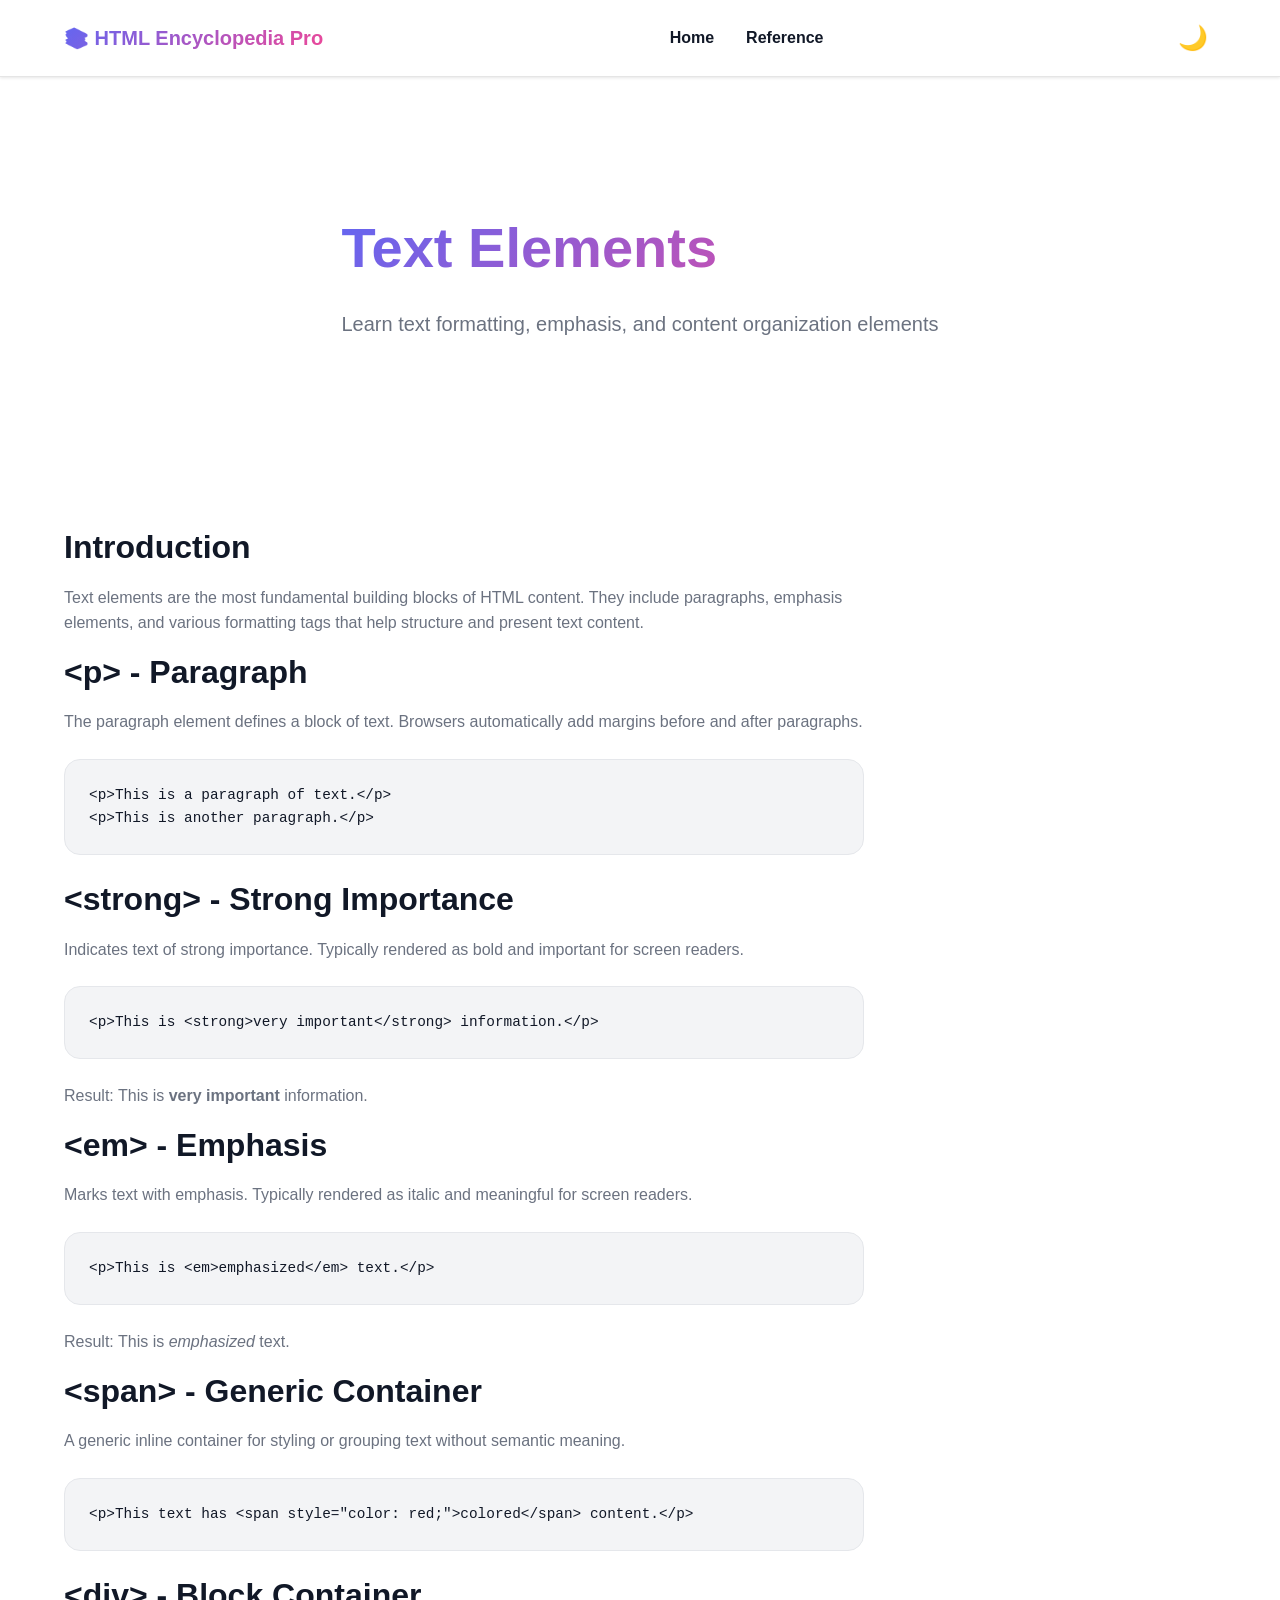
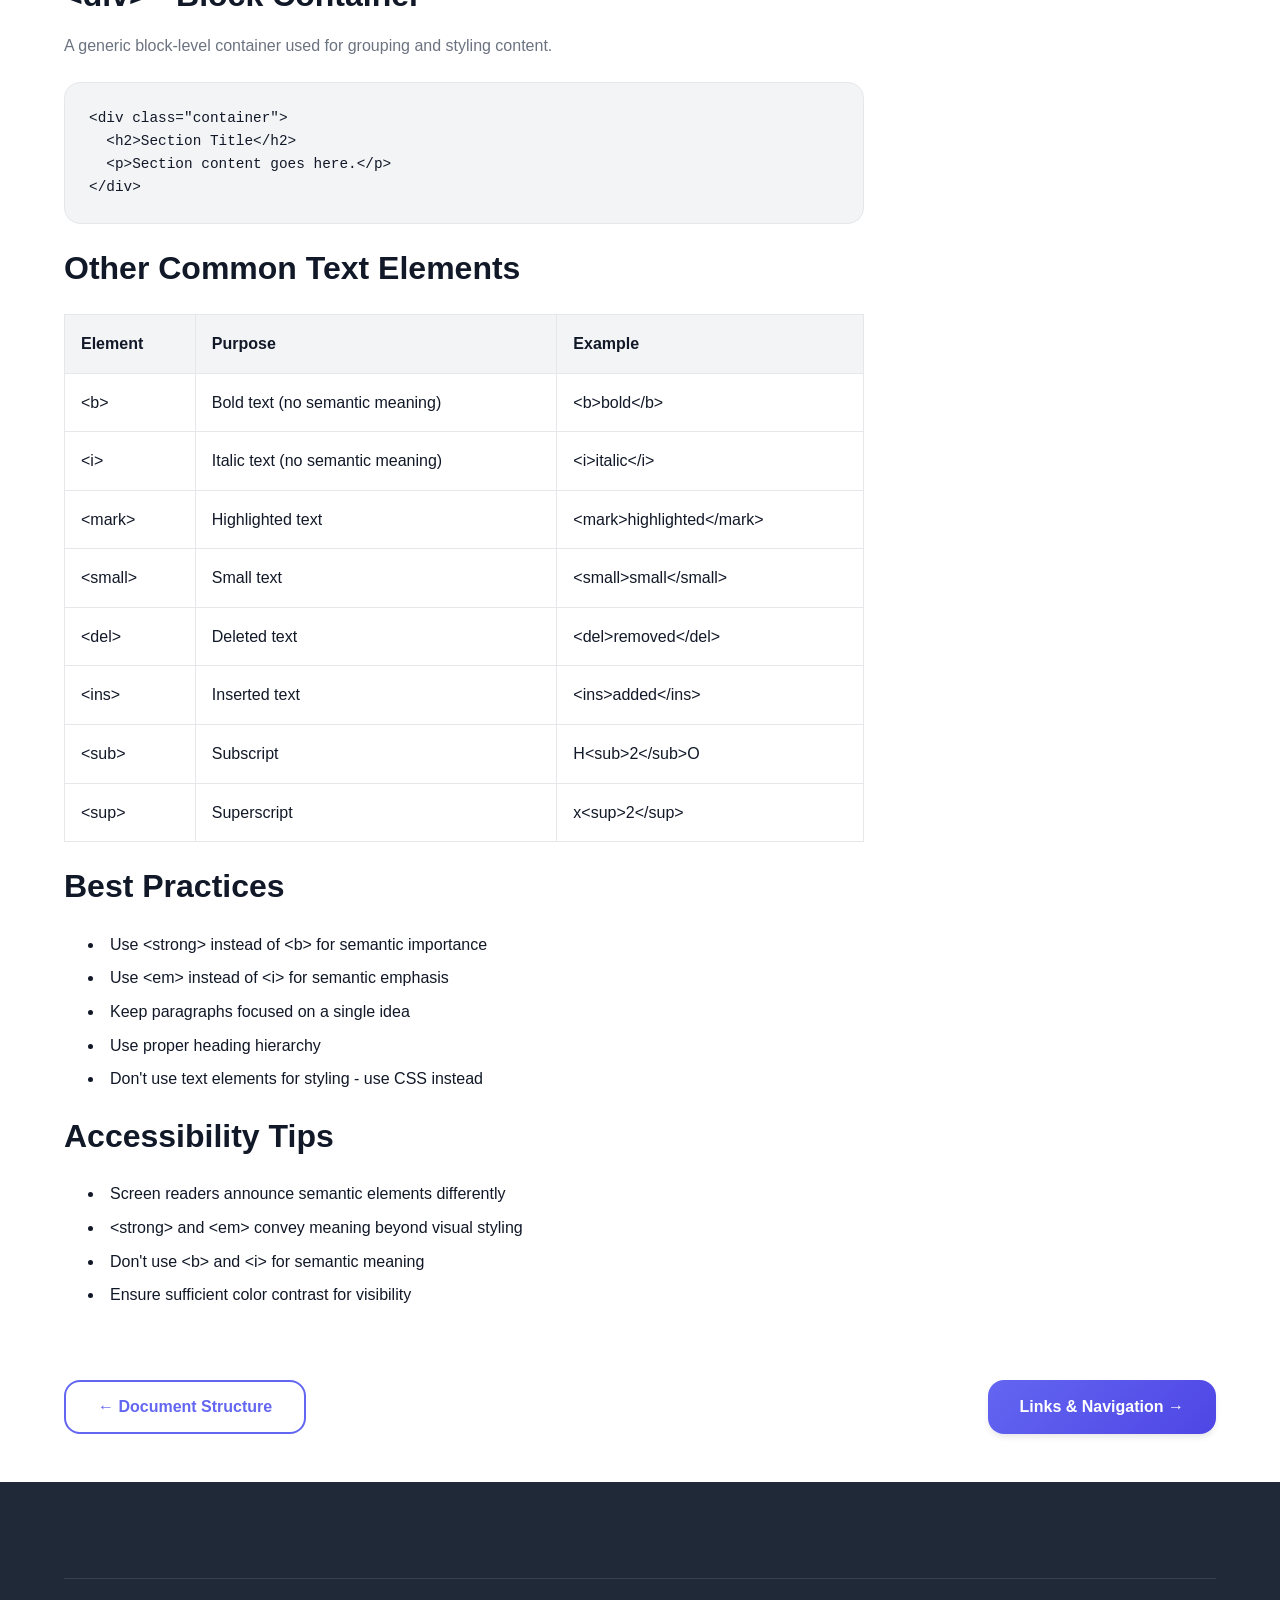
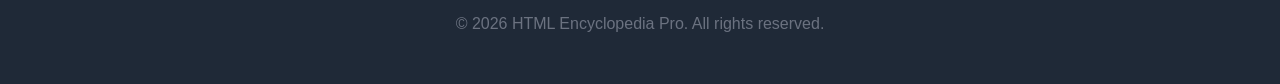
<file: pages/text.html>
<!DOCTYPE html>
<html lang="en">
<head>
    <meta charset="UTF-8">
    <meta name="viewport" content="width=device-width, initial-scale=1.0">
    <meta name="description" content="Master HTML text formatting elements including p, strong, em, span, and more.">
    <title>Text Elements - HTML Encyclopedia Pro</title>
    <link rel="stylesheet" href="../css/style.css">
    <link rel="stylesheet" href="../css/layout.css">
    <link rel="stylesheet" href="../css/theme.css">
    <link rel="stylesheet" href="../css/responsive.css">
    <link rel="stylesheet" href="../css/animations.css">
</head>
<body>
    <!-- Navigation -->
    <nav class="navbar">
        <div class="container">
            <div class="nav-wrapper">
                <div class="logo">
                    <h1>📚 HTML Encyclopedia Pro</h1>
                </div>
                <div class="nav-menu" id="navMenu">
                    <a href="../index.html" class="nav-link">Home</a>
                    <a href="../index.html#reference" class="nav-link">Reference</a>
                </div>
                <div class="nav-controls">
                    <button class="theme-toggle" id="themeToggle" aria-label="Toggle dark mode">
                        <span class="theme-icon">🌙</span>
                    </button>
                    <button class="menu-toggle" id="menuToggle" aria-label="Toggle menu">
                        <span class="hamburger"></span>
                    </button>
                </div>
            </div>
        </div>
    </nav>

    <main>
        <!-- Hero Section -->
        <section class="hero" style="min-height: 50vh; padding: var(--spacing-2xl) 0;">
            <div class="container">
                <div class="hero-text">
                    <h1 class="hero-title">Text Elements</h1>
                    <p class="hero-subtitle">Learn text formatting, emphasis, and content organization elements</p>
                </div>
            </div>
        </section>

        <!-- Content Section -->
        <section class="doc-section">
            <div class="container">
                <article style="max-width: 800px;">
                    <h2>Introduction</h2>
                    <p>Text elements are the most fundamental building blocks of HTML content. They include paragraphs, emphasis elements, and various formatting tags that help structure and present text content.</p>

                    <h2>&lt;p&gt; - Paragraph</h2>
                    <p>The paragraph element defines a block of text. Browsers automatically add margins before and after paragraphs.</p>
                    <pre><code>&lt;p&gt;This is a paragraph of text.&lt;/p&gt;
&lt;p&gt;This is another paragraph.&lt;/p&gt;</code></pre>

                    <h2>&lt;strong&gt; - Strong Importance</h2>
                    <p>Indicates text of strong importance. Typically rendered as bold and important for screen readers.</p>
                    <pre><code>&lt;p&gt;This is &lt;strong&gt;very important&lt;/strong&gt; information.&lt;/p&gt;</code></pre>
                    <p>Result: This is <strong>very important</strong> information.</p>

                    <h2>&lt;em&gt; - Emphasis</h2>
                    <p>Marks text with emphasis. Typically rendered as italic and meaningful for screen readers.</p>
                    <pre><code>&lt;p&gt;This is &lt;em&gt;emphasized&lt;/em&gt; text.&lt;/p&gt;</code></pre>
                    <p>Result: This is <em>emphasized</em> text.</p>

                    <h2>&lt;span&gt; - Generic Container</h2>
                    <p>A generic inline container for styling or grouping text without semantic meaning.</p>
                    <pre><code>&lt;p&gt;This text has &lt;span style="color: red;"&gt;colored&lt;/span&gt; content.&lt;/p&gt;</code></pre>

                    <h2>&lt;div&gt; - Block Container</h2>
                    <p>A generic block-level container used for grouping and styling content.</p>
                    <pre><code>&lt;div class="container"&gt;
  &lt;h2&gt;Section Title&lt;/h2&gt;
  &lt;p&gt;Section content goes here.&lt;/p&gt;
&lt;/div&gt;</code></pre>

                    <h2>Other Common Text Elements</h2>
                    <table>
                        <tr>
                            <th>Element</th>
                            <th>Purpose</th>
                            <th>Example</th>
                        </tr>
                        <tr>
                            <td>&lt;b&gt;</td>
                            <td>Bold text (no semantic meaning)</td>
                            <td>&lt;b&gt;bold&lt;/b&gt;</td>
                        </tr>
                        <tr>
                            <td>&lt;i&gt;</td>
                            <td>Italic text (no semantic meaning)</td>
                            <td>&lt;i&gt;italic&lt;/i&gt;</td>
                        </tr>
                        <tr>
                            <td>&lt;mark&gt;</td>
                            <td>Highlighted text</td>
                            <td>&lt;mark&gt;highlighted&lt;/mark&gt;</td>
                        </tr>
                        <tr>
                            <td>&lt;small&gt;</td>
                            <td>Small text</td>
                            <td>&lt;small&gt;small&lt;/small&gt;</td>
                        </tr>
                        <tr>
                            <td>&lt;del&gt;</td>
                            <td>Deleted text</td>
                            <td>&lt;del&gt;removed&lt;/del&gt;</td>
                        </tr>
                        <tr>
                            <td>&lt;ins&gt;</td>
                            <td>Inserted text</td>
                            <td>&lt;ins&gt;added&lt;/ins&gt;</td>
                        </tr>
                        <tr>
                            <td>&lt;sub&gt;</td>
                            <td>Subscript</td>
                            <td>H&lt;sub&gt;2&lt;/sub&gt;O</td>
                        </tr>
                        <tr>
                            <td>&lt;sup&gt;</td>
                            <td>Superscript</td>
                            <td>x&lt;sup&gt;2&lt;/sup&gt;</td>
                        </tr>
                    </table>

                    <h2>Best Practices</h2>
                    <ul>
                        <li>Use &lt;strong&gt; instead of &lt;b&gt; for semantic importance</li>
                        <li>Use &lt;em&gt; instead of &lt;i&gt; for semantic emphasis</li>
                        <li>Keep paragraphs focused on a single idea</li>
                        <li>Use proper heading hierarchy</li>
                        <li>Don't use text elements for styling - use CSS instead</li>
                    </ul>

                    <h2>Accessibility Tips</h2>
                    <ul>
                        <li>Screen readers announce semantic elements differently</li>
                        <li>&lt;strong&gt; and &lt;em&gt; convey meaning beyond visual styling</li>
                        <li>Don't use &lt;b&gt; and &lt;i&gt; for semantic meaning</li>
                        <li>Ensure sufficient color contrast for visibility</li>
                    </ul>
                </article>
            </div>
        </section>

        <!-- Navigation -->
        <section style="padding: var(--spacing-2xl) 0;">
            <div class="container">
                <div style="display: flex; justify-content: space-between;">
                    <button class="btn btn-secondary" onclick="window.location.href='document.html'">← Document Structure</button>
                    <button class="btn btn-primary" onclick="window.location.href='links.html'">Links & Navigation →</button>
                </div>
            </div>
        </section>
    </main>

    <!-- Footer -->
    <footer class="footer">
        <div class="container">
            <div class="footer-bottom">
                <p>&copy; 2026 HTML Encyclopedia Pro. All rights reserved.</p>
            </div>
        </div>
    </footer>

    <!-- Scripts -->
    <script src="../js/app.js"></script>
    <script src="../js/theme.js"></script>
    <script src="../js/navigation.js"></script>
</body>
</html>
</file>
<file: css/style.css>
/* ============================================
   MAIN STYLESHEET - Global Styles
   ============================================ */

:root {
    /* Colors */
    --primary: #6366f1;
    --primary-dark: #4f46e5;
    --primary-light: #818cf8;
    --secondary: #ec4899;
    --success: #10b981;
    --warning: #f59e0b;
    --danger: #ef4444;
    --dark: #1f2937;
    --dark-light: #374151;
    --light: #f3f4f6;
    --light-dark: #e5e7eb;
    --text: #111827;
    --text-light: #6b7280;
    
    /* Dark Mode Colors */
    --dark-bg: #0f172a;
    --dark-surface: #1e293b;
    --dark-surface-light: #334155;
    --dark-text: #f1f5f9;
    --dark-text-light: #cbd5e1;
    
    /* Spacing */
    --spacing-xs: 0.25rem;
    --spacing-sm: 0.5rem;
    --spacing-md: 1rem;
    --spacing-lg: 1.5rem;
    --spacing-xl: 2rem;
    --spacing-2xl: 3rem;
    --spacing-3xl: 4rem;
    --spacing-4xl: 6rem;
    
    /* Border Radius */
    --radius-sm: 0.375rem;
    --radius-md: 0.5rem;
    --radius-lg: 1rem;
    --radius-xl: 1.5rem;
    --radius-2xl: 2rem;
    
    /* Transitions */
    --transition-fast: 150ms ease-in-out;
    --transition-normal: 300ms ease-in-out;
    --transition-slow: 500ms ease-in-out;
    
    /* Shadows */
    --shadow-sm: 0 1px 2px 0 rgba(0, 0, 0, 0.05);
    --shadow-md: 0 4px 6px -1px rgba(0, 0, 0, 0.1);
    --shadow-lg: 0 10px 15px -3px rgba(0, 0, 0, 0.1);
    --shadow-xl: 0 20px 25px -5px rgba(0, 0, 0, 0.1);
    --shadow-2xl: 0 25px 50px -12px rgba(0, 0, 0, 0.25);
}

body.dark-mode {
    --text: var(--dark-text);
    --text-light: var(--dark-text-light);
    --light: var(--dark-surface);
    --light-dark: var(--dark-surface-light);
}

/* ============================================
   RESET & BASE STYLES
   ============================================ */

* {
    margin: 0;
    padding: 0;
    box-sizing: border-box;
}

html {
    scroll-behavior: smooth;
    font-size: 16px;
}

body {
    font-family: -apple-system, BlinkMacSystemFont, 'Segoe UI', Roboto, 'Helvetica Neue', Arial, sans-serif;
    line-height: 1.6;
    color: var(--text);
    background-color: white;
    transition: background-color var(--transition-normal), color var(--transition-normal);
}

body.dark-mode {
    background-color: var(--dark-bg);
    color: var(--dark-text);
}

/* Typography */
h1, h2, h3, h4, h5, h6 {
    font-weight: 700;
    line-height: 1.3;
    margin-bottom: var(--spacing-md);
}

h1 {
    font-size: 2.5rem;
}

h2 {
    font-size: 2rem;
}

h3 {
    font-size: 1.5rem;
}

h4 {
    font-size: 1.25rem;
}

h5 {
    font-size: 1.125rem;
}

h6 {
    font-size: 1rem;
}

p {
    margin-bottom: var(--spacing-md);
    color: var(--text-light);
}

a {
    color: var(--primary);
    text-decoration: none;
    transition: color var(--transition-fast);
}

a:hover {
    color: var(--primary-dark);
}

button, input, select, textarea {
    font-family: inherit;
}

/* ============================================
   CONTAINER & LAYOUT
   ============================================ */

.container {
    max-width: 1200px;
    margin: 0 auto;
    padding: 0 var(--spacing-lg);
}

/* ============================================
   BUTTONS
   ============================================ */

.btn {
    display: inline-flex;
    align-items: center;
    justify-content: center;
    padding: var(--spacing-md) var(--spacing-xl);
    font-size: 1rem;
    font-weight: 600;
    border: none;
    border-radius: var(--radius-lg);
    cursor: pointer;
    transition: all var(--transition-normal);
    text-decoration: none;
    white-space: nowrap;
    gap: var(--spacing-sm);
}

.btn-primary {
    background: linear-gradient(135deg, var(--primary) 0%, var(--primary-dark) 100%);
    color: white;
    box-shadow: var(--shadow-md);
}

.btn-primary:hover {
    transform: translateY(-2px);
    box-shadow: var(--shadow-lg);
}

.btn-primary:active {
    transform: translateY(0);
}

.btn-secondary {
    background: transparent;
    color: var(--primary);
    border: 2px solid var(--primary);
}

.btn-secondary:hover {
    background: var(--primary);
    color: white;
}

.btn-large {
    padding: var(--spacing-lg) var(--spacing-2xl);
    font-size: 1.125rem;
}

/* ============================================
   CARDS & GLASS MORPHISM
   ============================================ */

.card {
    background: rgba(255, 255, 255, 0.8);
    backdrop-filter: blur(10px);
    border: 1px solid rgba(255, 255, 255, 0.2);
    border-radius: var(--radius-xl);
    padding: var(--spacing-lg);
    transition: all var(--transition-normal);
    box-shadow: 0 8px 32px 0 rgba(31, 38, 135, 0.1);
}

body.dark-mode .card {
    background: rgba(30, 41, 59, 0.7);
    border: 1px solid rgba(148, 163, 184, 0.1);
}

.card:hover {
    transform: translateY(-4px);
    box-shadow: 0 8px 32px 0 rgba(31, 38, 135, 0.2);
}

.card-hover {
    position: relative;
    overflow: hidden;
}

.card-hover::before {
    content: '';
    position: absolute;
    top: 0;
    left: -100%;
    width: 100%;
    height: 100%;
    background: linear-gradient(90deg, transparent, rgba(255, 255, 255, 0.1), transparent);
    transition: left var(--transition-slow);
}

.card-hover:hover::before {
    left: 100%;
}

/* ============================================
   FORMS & INPUTS
   ============================================ */

input[type="text"],
input[type="email"],
input[type="password"],
textarea,
select {
    width: 100%;
    padding: var(--spacing-md);
    border: 2px solid var(--light-dark);
    border-radius: var(--radius-md);
    font-size: 1rem;
    background: white;
    color: var(--text);
    transition: all var(--transition-normal);
}

body.dark-mode input[type="text"],
body.dark-mode input[type="email"],
body.dark-mode input[type="password"],
body.dark-mode textarea,
body.dark-mode select {
    background: var(--dark-surface-light);
    color: var(--dark-text);
    border-color: rgba(148, 163, 184, 0.2);
}

input[type="text"]:focus,
input[type="email"]:focus,
input[type="password"]:focus,
textarea:focus,
select:focus {
    outline: none;
    border-color: var(--primary);
    box-shadow: 0 0 0 3px rgba(99, 102, 241, 0.1);
}

/* ============================================
   SCROLLBAR
   ============================================ */

::-webkit-scrollbar {
    width: 10px;
    height: 10px;
}

::-webkit-scrollbar-track {
    background: var(--light);
}

::-webkit-scrollbar-thumb {
    background: var(--primary);
    border-radius: var(--radius-md);
}

::-webkit-scrollbar-thumb:hover {
    background: var(--primary-dark);
}

body.dark-mode ::-webkit-scrollbar-track {
    background: var(--dark-surface);
}

/* ============================================
   UTILITY CLASSES
   ============================================ */

.text-center {
    text-align: center;
}

.text-right {
    text-align: right;
}

.text-left {
    text-align: left;
}

.mt-sm { margin-top: var(--spacing-sm); }
.mt-md { margin-top: var(--spacing-md); }
.mt-lg { margin-top: var(--spacing-lg); }
.mt-xl { margin-top: var(--spacing-xl); }
.mt-2xl { margin-top: var(--spacing-2xl); }

.mb-sm { margin-bottom: var(--spacing-sm); }
.mb-md { margin-bottom: var(--spacing-md); }
.mb-lg { margin-bottom: var(--spacing-lg); }
.mb-xl { margin-bottom: var(--spacing-xl); }
.mb-2xl { margin-bottom: var(--spacing-2xl); }

.px-md { padding-left: var(--spacing-md); padding-right: var(--spacing-md); }
.py-md { padding-top: var(--spacing-md); padding-bottom: var(--spacing-md); }

.flex {
    display: flex;
}

.flex-center {
    display: flex;
    align-items: center;
    justify-content: center;
}

.gap-md {
    gap: var(--spacing-md);
}

.hidden {
    display: none !important;
}

.sr-only {
    position: absolute;
    width: 1px;
    height: 1px;
    padding: 0;
    margin: -1px;
    overflow: hidden;
    clip: rect(0, 0, 0, 0);
    white-space: nowrap;
    border-width: 0;
}
</file>
<file: css/layout.css>
/* ============================================
   LAYOUT STYLESHEET
   ============================================ */

/* ============================================
   NAVBAR
   ============================================ */

.navbar {
    background: rgba(255, 255, 255, 0.95);
    backdrop-filter: blur(10px);
    border-bottom: 1px solid rgba(0, 0, 0, 0.1);
    position: sticky;
    top: 0;
    z-index: 100;
    box-shadow: 0 1px 3px rgba(0, 0, 0, 0.1);
    transition: all var(--transition-normal);
}

body.dark-mode .navbar {
    background: rgba(15, 23, 42, 0.95);
    border-bottom-color: rgba(148, 163, 184, 0.1);
}

.nav-wrapper {
    display: flex;
    align-items: center;
    justify-content: space-between;
    padding: var(--spacing-md) 0;
}

.logo {
    font-size: 1.5rem;
    font-weight: 700;
    white-space: nowrap;
}

.logo h1 {
    margin: 0;
    font-size: 1.25rem;
    background: linear-gradient(135deg, var(--primary) 0%, var(--secondary) 100%);
    -webkit-background-clip: text;
    -webkit-text-fill-color: transparent;
    background-clip: text;
}

.nav-menu {
    display: flex;
    gap: var(--spacing-xl);
    align-items: center;
}

.nav-link {
    font-weight: 600;
    color: var(--text);
    position: relative;
    transition: color var(--transition-fast);
}

body.dark-mode .nav-link {
    color: var(--dark-text);
}

.nav-link::after {
    content: '';
    position: absolute;
    bottom: -2px;
    left: 0;
    width: 0;
    height: 2px;
    background: var(--primary);
    transition: width var(--transition-normal);
}

.nav-link:hover::after {
    width: 100%;
}

.nav-controls {
    display: flex;
    gap: var(--spacing-md);
    align-items: center;
}

.theme-toggle {
    background: none;
    border: none;
    font-size: 1.5rem;
    cursor: pointer;
    padding: var(--spacing-sm);
    border-radius: var(--radius-md);
    transition: all var(--transition-normal);
}

.theme-toggle:hover {
    background: var(--light);
}

body.dark-mode .theme-toggle:hover {
    background: var(--dark-surface-light);
}

.menu-toggle {
    display: none;
    background: none;
    border: none;
    font-size: 1.5rem;
    cursor: pointer;
    flex-direction: column;
    gap: 4px;
}

.hamburger {
    width: 24px;
    height: 2px;
    background: var(--text);
    border-radius: 2px;
    transition: all var(--transition-normal);
    display: block;
}

body.dark-mode .hamburger {
    background: var(--dark-text);
}

.hamburger::before,
.hamburger::after {
    content: '';
    display: block;
    width: 24px;
    height: 2px;
    background: inherit;
    border-radius: 2px;
    transition: all var(--transition-normal);
}

/* ============================================
   HERO SECTION
   ============================================ */

.hero {
    position: relative;
    min-height: 100vh;
    display: flex;
    align-items: center;
    padding: var(--spacing-4xl) 0;
    overflow: hidden;
}

.hero-background {
    position: absolute;
    top: 0;
    left: 0;
    width: 100%;
    height: 100%;
    z-index: 0;
}

.animated-bg {
    position: absolute;
    width: 100%;
    height: 100%;
    background: linear-gradient(135deg, #6366f1 0%, #ec4899 25%, #06b6d4 50%, #6366f1 100%);
    background-size: 400% 400%;
    animation: gradient-shift 15s ease infinite;
    opacity: 0.1;
}

.hero-content {
    position: relative;
    z-index: 1;
    display: grid;
    grid-template-columns: 1fr 1fr;
    gap: var(--spacing-4xl);
    align-items: center;
}

.hero-text {
    animation: fade-in-up 0.8s ease-out;
}

.hero-title {
    font-size: 3.5rem;
    font-weight: 900;
    line-height: 1.2;
    margin-bottom: var(--spacing-lg);
    background: linear-gradient(135deg, var(--primary) 0%, var(--secondary) 100%);
    -webkit-background-clip: text;
    -webkit-text-fill-color: transparent;
    background-clip: text;
}

body.dark-mode .hero-title {
    background: linear-gradient(135deg, #818cf8 0%, #f472b6 100%);
    -webkit-background-clip: text;
    -webkit-text-fill-color: transparent;
    background-clip: text;
}

.hero-subtitle {
    font-size: 1.25rem;
    color: var(--text-light);
    margin-bottom: var(--spacing-2xl);
    line-height: 1.8;
}

.hero-buttons {
    display: flex;
    gap: var(--spacing-md);
    flex-wrap: wrap;
}

.hero-illustration {
    animation: float 3s ease-in-out infinite;
}

.code-animation {
    background: rgba(99, 102, 241, 0.1);
    backdrop-filter: blur(10px);
    border: 1px solid rgba(99, 102, 241, 0.2);
    border-radius: var(--radius-xl);
    padding: var(--spacing-xl);
    font-family: 'Monaco', 'Menlo', monospace;
    font-size: 1.1rem;
    color: var(--primary);
    box-shadow: 0 8px 32px rgba(99, 102, 241, 0.1);
}

body.dark-mode .code-animation {
    background: rgba(99, 102, 241, 0.05);
    border-color: rgba(99, 102, 241, 0.1);
}

.code-line {
    margin: var(--spacing-sm) 0;
    animation: code-reveal 0.6s ease-out forwards;
    opacity: 0;
}

.line-1 { animation-delay: 0.1s; }
.line-2 { animation-delay: 0.2s; }
.line-3 { animation-delay: 0.3s; }
.line-4 { animation-delay: 0.4s; }
.line-5 { animation-delay: 0.5s; }

/* ============================================
   SEARCH SECTION
   ============================================ */

.search-section {
    padding: var(--spacing-3xl) 0;
    margin-top: -var(--spacing-3xl);
    position: relative;
    z-index: 10;
}

.search-wrapper {
    display: flex;
    gap: var(--spacing-sm);
    max-width: 600px;
    margin: 0 auto;
}

.search-input {
    flex: 1;
    padding: var(--spacing-lg);
    font-size: 1rem;
    border: 2px solid var(--light-dark);
    border-radius: var(--radius-lg);
    background: white;
    color: var(--text);
    transition: all var(--transition-normal);
}

body.dark-mode .search-input {
    background: var(--dark-surface-light);
    color: var(--dark-text);
    border-color: rgba(148, 163, 184, 0.2);
}

.search-input:focus {
    outline: none;
    border-color: var(--primary);
    box-shadow: 0 0 0 3px rgba(99, 102, 241, 0.1);
}

.search-btn {
    padding: var(--spacing-lg) var(--spacing-xl);
    background: linear-gradient(135deg, var(--primary) 0%, var(--primary-dark) 100%);
    color: white;
    border: none;
    border-radius: var(--radius-lg);
    cursor: pointer;
    font-weight: 600;
    transition: all var(--transition-normal);
    font-size: 1.2rem;
}

.search-btn:hover {
    transform: translateY(-2px);
    box-shadow: var(--shadow-lg);
}

.search-suggestions {
    position: absolute;
    top: 100%;
    left: 50%;
    transform: translateX(-50%);
    background: white;
    border: 1px solid var(--light-dark);
    border-radius: var(--radius-lg);
    box-shadow: var(--shadow-lg);
    max-width: 600px;
    width: 100%;
    max-height: 300px;
    overflow-y: auto;
    z-index: 20;
    display: none;
}

body.dark-mode .search-suggestions {
    background: var(--dark-surface-light);
    border-color: rgba(148, 163, 184, 0.2);
}

.search-suggestions.active {
    display: block;
}

/* ============================================
   STATISTICS SECTION
   ============================================ */

.statistics {
    padding: var(--spacing-4xl) 0;
    background: linear-gradient(135deg, rgba(99, 102, 241, 0.05) 0%, rgba(236, 72, 153, 0.05) 100%);
}

body.dark-mode .statistics {
    background: linear-gradient(135deg, rgba(99, 102, 241, 0.1) 0%, rgba(236, 72, 153, 0.1) 100%);
}

.stats-grid {
    display: grid;
    grid-template-columns: repeat(auto-fit, minmax(200px, 1fr));
    gap: var(--spacing-xl);
}

.stat-card {
    background: rgba(255, 255, 255, 0.8);
    backdrop-filter: blur(10px);
    border: 1px solid rgba(255, 255, 255, 0.2);
    border-radius: var(--radius-xl);
    padding: var(--spacing-xl);
    text-align: center;
    transition: all var(--transition-normal);
    box-shadow: 0 8px 32px rgba(31, 38, 135, 0.1);
}

body.dark-mode .stat-card {
    background: rgba(30, 41, 59, 0.7);
    border-color: rgba(148, 163, 184, 0.1);
}

.stat-card:hover {
    transform: translateY(-4px);
    box-shadow: 0 8px 32px rgba(31, 38, 135, 0.2);
}

.stat-number {
    font-size: 2.5rem;
    font-weight: 900;
    color: var(--primary);
    margin-bottom: var(--spacing-sm);
}

.stat-label {
    font-size: 0.95rem;
    color: var(--text-light);
    font-weight: 600;
}

/* ============================================
   FEATURED CARDS SECTION
   ============================================ */

.featured-cards {
    padding: var(--spacing-4xl) 0;
}

.featured-cards h2 {
    text-align: center;
    margin-bottom: var(--spacing-3xl);
    font-size: 2.5rem;
}

.cards-grid {
    display: grid;
    grid-template-columns: repeat(auto-fit, minmax(280px, 1fr));
    gap: var(--spacing-xl);
}

.doc-card {
    display: flex;
    flex-direction: column;
    gap: var(--spacing-md);
    background: rgba(255, 255, 255, 0.8);
    backdrop-filter: blur(10px);
    border: 1px solid rgba(255, 255, 255, 0.2);
    border-radius: var(--radius-xl);
    padding: var(--spacing-xl);
    transition: all var(--transition-normal);
    box-shadow: 0 8px 32px rgba(31, 38, 135, 0.1);
    color: inherit;
    text-decoration: none;
    position: relative;
    overflow: hidden;
}

body.dark-mode .doc-card {
    background: rgba(30, 41, 59, 0.7);
    border-color: rgba(148, 163, 184, 0.1);
}

.doc-card:hover {
    transform: translateY(-8px);
    box-shadow: 0 12px 48px rgba(31, 38, 135, 0.2);
}

.card-icon {
    font-size: 2.5rem;
}

.doc-card h3 {
    margin-bottom: var(--spacing-sm);
    color: var(--text);
}

body.dark-mode .doc-card h3 {
    color: var(--dark-text);
}

.doc-card p {
    flex-grow: 1;
    font-size: 0.95rem;
}

.card-arrow {
    font-size: 1.5rem;
    transition: all var(--transition-normal);
    display: inline-block;
}

.doc-card:hover .card-arrow {
    transform: translateX(8px);
    color: var(--primary);
}

/* ============================================
   LEARNING PATH SECTION
   ============================================ */

.learning-path {
    padding: var(--spacing-4xl) 0;
    background: linear-gradient(135deg, rgba(99, 102, 241, 0.05) 0%, rgba(6, 182, 212, 0.05) 100%);
}

body.dark-mode .learning-path {
    background: linear-gradient(135deg, rgba(99, 102, 241, 0.1) 0%, rgba(6, 182, 212, 0.1) 100%);
}

.learning-path h2 {
    text-align: center;
    margin-bottom: var(--spacing-3xl);
}

.path-steps {
    display: flex;
    align-items: center;
    gap: var(--spacing-lg);
    justify-content: center;
    flex-wrap: wrap;
}

.step {
    background: rgba(255, 255, 255, 0.8);
    backdrop-filter: blur(10px);
    border: 2px solid var(--primary);
    border-radius: var(--radius-lg);
    padding: var(--spacing-lg);
    min-width: 200px;
    text-align: center;
    transition: all var(--transition-normal);
}

body.dark-mode .step {
    background: rgba(30, 41, 59, 0.7);
}

.step:hover {
    transform: translateY(-4px);
    box-shadow: 0 12px 32px rgba(99, 102, 241, 0.2);
}

.step-number {
    width: 50px;
    height: 50px;
    background: linear-gradient(135deg, var(--primary) 0%, var(--primary-dark) 100%);
    color: white;
    border-radius: 50%;
    display: flex;
    align-items: center;
    justify-content: center;
    font-weight: 900;
    font-size: 1.5rem;
    margin: 0 auto var(--spacing-md);
}

.step h3 {
    margin-bottom: var(--spacing-sm);
}

.step p {
    font-size: 0.9rem;
}

.step-arrow {
    font-size: 2rem;
    color: var(--primary);
}

/* ============================================
   CTA SECTION
   ============================================ */

.cta-section {
    padding: var(--spacing-4xl) 0;
    background: linear-gradient(135deg, var(--primary) 0%, var(--primary-dark) 100%);
    color: white;
    text-align: center;
    border-radius: var(--radius-2xl);
    margin: var(--spacing-3xl) 0;
}

.cta-section h2 {
    color: white;
    margin-bottom: var(--spacing-lg);
}

.cta-section p {
    color: rgba(255, 255, 255, 0.9);
    margin-bottom: var(--spacing-2xl);
}

/* ============================================
   FOOTER
   ============================================ */

.footer {
    background: var(--dark);
    color: white;
    padding: var(--spacing-4xl) 0 var(--spacing-xl);
}

body.dark-mode .footer {
    background: var(--dark-surface);
}

.footer-content {
    display: grid;
    grid-template-columns: repeat(auto-fit, minmax(250px, 1fr));
    gap: var(--spacing-2xl);
    margin-bottom: var(--spacing-2xl);
}

.footer-section h4 {
    color: white;
    margin-bottom: var(--spacing-lg);
}

.footer-section ul {
    list-style: none;
}

.footer-section ul li {
    margin-bottom: var(--spacing-md);
}

.footer-section a {
    color: rgba(255, 255, 255, 0.8);
    transition: color var(--transition-normal);
}

.footer-section a:hover {
    color: white;
}

.social-links {
    display: flex;
    gap: var(--spacing-lg);
}

.social-links a {
    font-size: 1.5rem;
}

.footer-bottom {
    text-align: center;
    padding-top: var(--spacing-xl);
    border-top: 1px solid rgba(255, 255, 255, 0.1);
    color: rgba(255, 255, 255, 0.7);
}

/* ============================================
   SCROLL TO TOP BUTTON
   ============================================ */

.scroll-to-top {
    position: fixed;
    bottom: var(--spacing-xl);
    right: var(--spacing-xl);
    width: 50px;
    height: 50px;
    background: linear-gradient(135deg, var(--primary) 0%, var(--primary-dark) 100%);
    color: white;
    border: none;
    border-radius: 50%;
    cursor: pointer;
    font-size: 1.5rem;
    display: none;
    align-items: center;
    justify-content: center;
    box-shadow: var(--shadow-lg);
    transition: all var(--transition-normal);
    z-index: 50;
}

.scroll-to-top:hover {
    transform: translateY(-4px);
    box-shadow: var(--shadow-xl);
}

.scroll-to-top.visible {
    display: flex;
    animation: fade-in 0.3s ease-out;
}
</file>
<file: css/theme.css>
/* ============================================
   THEME STYLESHEET - Dark Mode & Colors
   ============================================ */

/* ============================================
   DARK MODE THEME
   ============================================ */

body.dark-mode {
    background-color: var(--dark-bg);
    color: var(--dark-text);
}

body.dark-mode main {
    background-color: var(--dark-bg);
}

body.dark-mode .featured-cards,
body.dark-mode .learning-path {
    background-color: var(--dark-bg);
}

/* ============================================
   CODE BLOCKS
   ============================================ */

pre {
    background: var(--light);
    border: 1px solid var(--light-dark);
    border-radius: var(--radius-lg);
    padding: var(--spacing-lg);
    overflow-x: auto;
    margin: var(--spacing-lg) 0;
}

body.dark-mode pre {
    background: var(--dark-surface-light);
    border-color: rgba(148, 163, 184, 0.1);
    color: var(--dark-text);
}

code {
    font-family: 'Monaco', 'Menlo', 'Ubuntu Mono', monospace;
    font-size: 0.9em;
}

pre code {
    display: block;
}

inline code {
    background: var(--light);
    color: var(--primary);
    padding: var(--spacing-xs) var(--spacing-sm);
    border-radius: var(--radius-sm);
}

body.dark-mode inline code {
    background: var(--dark-surface-light);
    color: #818cf8;
}

/* ============================================
   TABLES
   ============================================ */

table {
    width: 100%;
    border-collapse: collapse;
    margin: var(--spacing-lg) 0;
}

table th {
    background: var(--light);
    color: var(--text);
    font-weight: 600;
    padding: var(--spacing-md);
    text-align: left;
    border: 1px solid var(--light-dark);
}

body.dark-mode table th {
    background: var(--dark-surface-light);
    color: var(--dark-text);
    border-color: rgba(148, 163, 184, 0.1);
}

table td {
    padding: var(--spacing-md);
    border: 1px solid var(--light-dark);
}

body.dark-mode table td {
    border-color: rgba(148, 163, 184, 0.1);
}

table tr:hover {
    background: var(--light);
}

body.dark-mode table tr:hover {
    background: var(--dark-surface-light);
}

/* ============================================
   LIST STYLES
   ============================================ */

ul {
    list-style-position: inside;
    margin: var(--spacing-lg) 0;
    padding-left: var(--spacing-lg);
}

ol {
    list-style-position: inside;
    margin: var(--spacing-lg) 0;
    padding-left: var(--spacing-lg);
}

li {
    margin-bottom: var(--spacing-sm);
}

/* ============================================
   LINK COLORS
   ============================================ */

a {
    color: var(--primary);
    text-decoration: none;
    transition: color var(--transition-fast);
}

a:hover {
    color: var(--primary-dark);
}

body.dark-mode a {
    color: var(--primary-light);
}

body.dark-mode a:hover {
    color: #c7d2fe;
}

/* ============================================
   BLOCKQUOTES
   ============================================ */

blockquote {
    border-left: 4px solid var(--primary);
    padding: var(--spacing-md) var(--spacing-lg);
    margin: var(--spacing-lg) 0;
    background: var(--light);
    border-radius: var(--radius-md);
}

body.dark-mode blockquote {
    background: var(--dark-surface-light);
}

blockquote p {
    margin-bottom: 0;
    font-style: italic;
}

/* ============================================
   ALERTS & NOTIFICATIONS
   ============================================ */

.alert {
    padding: var(--spacing-lg);
    border-radius: var(--radius-md);
    margin: var(--spacing-lg) 0;
    border-left: 4px solid;
    display: flex;
    gap: var(--spacing-md);
    align-items: flex-start;
}

.alert-info {
    background: rgba(99, 102, 241, 0.1);
    border-color: var(--primary);
    color: var(--primary);
}

.alert-success {
    background: rgba(16, 185, 129, 0.1);
    border-color: var(--success);
    color: var(--success);
}

.alert-warning {
    background: rgba(245, 158, 11, 0.1);
    border-color: var(--warning);
    color: var(--warning);
}

.alert-danger {
    background: rgba(239, 68, 68, 0.1);
    border-color: var(--danger);
    color: var(--danger);
}

body.dark-mode .alert {
    background: rgba(255, 255, 255, 0.05);
}

/* ============================================
   BADGES
   ============================================ */

.badge {
    display: inline-block;
    padding: var(--spacing-xs) var(--spacing-sm);
    border-radius: var(--radius-md);
    font-size: 0.85rem;
    font-weight: 600;
    background: var(--primary);
    color: white;
}

.badge-secondary {
    background: var(--secondary);
}

.badge-success {
    background: var(--success);
}

.badge-warning {
    background: var(--warning);
    color: var(--text);
}

.badge-danger {
    background: var(--danger);
}

/* ============================================
   TEXT COLORS
   ============================================ */

.text-primary {
    color: var(--primary);
}

.text-secondary {
    color: var(--secondary);
}

.text-success {
    color: var(--success);
}

.text-warning {
    color: var(--warning);
}

.text-danger {
    color: var(--danger);
}

.text-muted {
    color: var(--text-light);
}

/* ============================================
   BACKGROUND COLORS
   ============================================ */

.bg-primary {
    background: var(--primary);
    color: white;
}

.bg-secondary {
    background: var(--secondary);
    color: white;
}

.bg-light {
    background: var(--light);
}

body.dark-mode .bg-light {
    background: var(--dark-surface);
}

/* ============================================
   GRADIENTS
   ============================================ */

.gradient-primary {
    background: linear-gradient(135deg, var(--primary) 0%, var(--primary-dark) 100%);
}

.gradient-secondary {
    background: linear-gradient(135deg, var(--secondary) 0%, #d946ef 100%);
}

.gradient-accent {
    background: linear-gradient(135deg, #06b6d4 0%, #0891b2 100%);
}
</file>
<file: css/responsive.css>
/* ============================================
   RESPONSIVE STYLESHEET
   ============================================ */

/* ============================================
   LARGE SCREENS (1200px+)
   ============================================ */

@media (max-width: 1200px) {
    .container {
        padding: 0 var(--spacing-xl);
    }
}

/* ============================================
   TABLETS & MEDIUM SCREENS (768px - 1023px)
   ============================================ */

@media (max-width: 1024px) {
    :root {
        font-size: 15px;
    }

    h1 {
        font-size: 2.2rem;
    }

    h2 {
        font-size: 1.75rem;
    }

    h3 {
        font-size: 1.3rem;
    }

    .hero-content {
        grid-template-columns: 1fr;
        gap: var(--spacing-2xl);
    }

    .hero-title {
        font-size: 2.8rem;
    }

    .hero-illustration {
        display: none;
    }

    .nav-menu {
        gap: var(--spacing-lg);
    }

    .cards-grid {
        grid-template-columns: repeat(auto-fit, minmax(250px, 1fr));
    }

    .stats-grid {
        grid-template-columns: repeat(2, 1fr);
    }

    .path-steps {
        gap: var(--spacing-md);
    }

    .step-arrow {
        display: none;
    }

    .step {
        min-width: 150px;
    }
}

/* ============================================
   SMALL TABLETS & LARGE PHONES (600px - 767px)
   ============================================ */

@media (max-width: 768px) {
    :root {
        font-size: 14px;
    }

    /* Typography */
    h1 {
        font-size: 1.8rem;
    }

    h2 {
        font-size: 1.5rem;
    }

    h3 {
        font-size: 1.2rem;
    }

    /* Navigation */
    .nav-menu {
        position: fixed;
        left: -100%;
        top: 60px;
        flex-direction: column;
        background-color: white;
        width: 100%;
        text-align: center;
        transition: 0.3s;
        box-shadow: 0 10px 27px rgba(0, 0, 0, 0.05);
        padding: var(--spacing-xl) 0;
        gap: var(--spacing-md);
    }

    body.dark-mode .nav-menu {
        background-color: var(--dark-surface);
    }

    .nav-menu.active {
        left: 0;
    }

    .menu-toggle {
        display: flex;
    }

    /* Hero */
    .hero {
        min-height: auto;
        padding: var(--spacing-2xl) 0;
    }

    .hero-title {
        font-size: 2rem;
    }

    .hero-subtitle {
        font-size: 1rem;
    }

    .hero-buttons {
        flex-direction: column;
    }

    .btn {
        width: 100%;
    }

    /* Search */
    .search-wrapper {
        flex-direction: column;
    }

    .search-input {
        width: 100%;
    }

    .search-btn {
        width: 100%;
    }

    /* Cards */
    .cards-grid {
        grid-template-columns: 1fr;
    }

    .stats-grid {
        grid-template-columns: repeat(2, 1fr);
        gap: var(--spacing-lg);
    }

    .featured-cards h2 {
        font-size: 1.8rem;
        margin-bottom: var(--spacing-2xl);
    }

    /* Learning Path */
    .path-steps {
        flex-direction: column;
        gap: var(--spacing-md);
    }

    .step {
        width: 100%;
        min-width: auto;
    }

    .step-arrow {
        display: none;
    }

    /* Footer */
    .footer-content {
        grid-template-columns: 1fr;
        gap: var(--spacing-xl);
    }

    /* Scroll to top */
    .scroll-to-top {
        bottom: var(--spacing-lg);
        right: var(--spacing-lg);
        width: 45px;
        height: 45px;
        font-size: 1.2rem;
    }
}

/* ============================================
   MOBILE PHONES (up to 599px)
   ============================================ */

@media (max-width: 599px) {
    :root {
        font-size: 13px;
    }

    /* Typography */
    h1 {
        font-size: 1.5rem;
    }

    h2 {
        font-size: 1.3rem;
    }

    h3 {
        font-size: 1.1rem;
    }

    /* Container */
    .container {
        padding: 0 var(--spacing-md);
    }

    /* Navigation */
    .navbar {
        padding: var(--spacing-md) 0;
    }

    .nav-wrapper {
        padding: var(--spacing-sm) 0;
    }

    .logo h1 {
        font-size: 1rem;
    }

    .nav-menu {
        top: 55px;
    }

    /* Hero */
    .hero {
        padding: var(--spacing-xl) 0;
    }

    .hero-title {
        font-size: 1.5rem;
    }

    .hero-subtitle {
        font-size: 0.95rem;
        margin-bottom: var(--spacing-lg);
    }

    .hero-buttons {
        flex-direction: column;
    }

    /* Search */
    .search-section {
        padding: var(--spacing-2xl) 0;
        margin-top: -var(--spacing-2xl);
    }

    /* Buttons */
    .btn {
        padding: var(--spacing-md) var(--spacing-lg);
        font-size: 0.95rem;
    }

    .btn-large {
        padding: var(--spacing-lg) var(--spacing-xl);
        font-size: 1rem;
    }

    /* Cards */
    .stat-card {
        padding: var(--spacing-lg);
    }

    .stat-number {
        font-size: 2rem;
    }

    .doc-card {
        padding: var(--spacing-lg);
    }

    .card-icon {
        font-size: 2rem;
    }

    /* Statistics */
    .statistics {
        padding: var(--spacing-2xl) 0;
    }

    .stats-grid {
        grid-template-columns: repeat(2, 1fr);
        gap: var(--spacing-md);
    }

    /* Learning Path */
    .learning-path {
        padding: var(--spacing-2xl) 0;
    }

    .step {
        padding: var(--spacing-md);
        min-width: auto;
        width: 100%;
    }

    .step-number {
        width: 40px;
        height: 40px;
        font-size: 1.2rem;
    }

    /* CTA */
    .cta-section {
        padding: var(--spacing-2xl) var(--spacing-md);
        margin: var(--spacing-xl) 0;
    }

    .cta-section h2 {
        font-size: 1.3rem;
    }

    /* Footer */
    .footer {
        padding: var(--spacing-2xl) 0 var(--spacing-lg);
    }

    .footer-content {
        gap: var(--spacing-xl);
    }

    .footer-section h4 {
        font-size: 1rem;
    }

    .social-links {
        justify-content: center;
    }

    /* Table Responsive */
    table {
        font-size: 0.85rem;
    }

    table th,
    table td {
        padding: var(--spacing-sm);
    }

    /* Scroll to top */
    .scroll-to-top {
        width: 40px;
        height: 40px;
        bottom: var(--spacing-md);
        right: var(--spacing-md);
        font-size: 1rem;
    }
}

/* ============================================
   EXTRA SMALL DEVICES (up to 360px)
   ============================================ */

@media (max-width: 360px) {
    :root {
        font-size: 12px;
    }

    h1 {
        font-size: 1.3rem;
    }

    .hero-title {
        font-size: 1.3rem;
    }

    .stats-grid {
        grid-template-columns: 1fr;
    }

    .stat-number {
        font-size: 1.8rem;
    }

    .btn {
        padding: var(--spacing-sm) var(--spacing-md);
        font-size: 0.9rem;
    }
}

/* ============================================
   LANDSCAPE ORIENTATION
   ============================================ */

@media (max-height: 600px) and (orientation: landscape) {
    .hero {
        min-height: 100vh;
        padding: var(--spacing-2xl) 0;
    }
}

/* ============================================
   PRINT STYLES
   ============================================ */

@media print {
    .navbar,
    .search-section,
    .scroll-to-top,
    .footer {
        display: none;
    }

    body {
        background: white;
        color: black;
    }

    a {
        color: black;
    }
}

/* ============================================
   ACCESSIBILITY - REDUCED MOTION
   ============================================ */

@media (prefers-reduced-motion: reduce) {
    *,
    *::before,
    *::after {
        animation-duration: 0.01ms !important;
        animation-iteration-count: 1 !important;
        transition-duration: 0.01ms !important;
        scroll-behavior: auto !important;
    }
}
</file>
<file: css/animations.css>
/* ============================================
   ANIMATIONS STYLESHEET
   ============================================ */

/* ============================================
   KEYFRAME ANIMATIONS
   ============================================ */

@keyframes gradient-shift {
    0% {
        background-position: 0% 50%;
    }
    50% {
        background-position: 100% 50%;
    }
    100% {
        background-position: 0% 50%;
    }
}

@keyframes float {
    0%, 100% {
        transform: translateY(0px);
    }
    50% {
        transform: translateY(-20px);
    }
}

@keyframes fade-in {
    from {
        opacity: 0;
    }
    to {
        opacity: 1;
    }
}

@keyframes fade-in-up {
    from {
        opacity: 0;
        transform: translateY(30px);
    }
    to {
        opacity: 1;
        transform: translateY(0);
    }
}

@keyframes fade-in-down {
    from {
        opacity: 0;
        transform: translateY(-30px);
    }
    to {
        opacity: 1;
        transform: translateY(0);
    }
}

@keyframes fade-in-left {
    from {
        opacity: 0;
        transform: translateX(-30px);
    }
    to {
        opacity: 1;
        transform: translateX(0);
    }
}

@keyframes fade-in-right {
    from {
        opacity: 0;
        transform: translateX(30px);
    }
    to {
        opacity: 1;
        transform: translateX(0);
    }
}

@keyframes scale-in {
    from {
        opacity: 0;
        transform: scale(0.9);
    }
    to {
        opacity: 1;
        transform: scale(1);
    }
}

@keyframes bounce {
    0%, 100% {
        transform: translateY(0);
    }
    50% {
        transform: translateY(-10px);
    }
}

@keyframes pulse {
    0%, 100% {
        opacity: 1;
    }
    50% {
        opacity: 0.5;
    }
}

@keyframes slide-in-up {
    from {
        transform: translateY(100%);
        opacity: 0;
    }
    to {
        transform: translateY(0);
        opacity: 1;
    }
}

@keyframes slide-in-down {
    from {
        transform: translateY(-100%);
        opacity: 0;
    }
    to {
        transform: translateY(0);
        opacity: 1;
    }
}

@keyframes code-reveal {
    from {
        opacity: 0;
        transform: translateX(-20px);
    }
    to {
        opacity: 1;
        transform: translateX(0);
    }
}

@keyframes spin {
    from {
        transform: rotate(0deg);
    }
    to {
        transform: rotate(360deg);
    }
}

@keyframes shimmer {
    0% {
        background-position: -1000px 0;
    }
    100% {
        background-position: 1000px 0;
    }
}

@keyframes number-count {
    from {
        opacity: 0;
    }
    to {
        opacity: 1;
    }
}

/* ============================================
   UTILITY ANIMATION CLASSES
   ============================================ */

.fade-in {
    animation: fade-in 0.6s ease-out;
}

.fade-in-up {
    animation: fade-in-up 0.8s ease-out;
}

.fade-in-down {
    animation: fade-in-down 0.8s ease-out;
}

.fade-in-left {
    animation: fade-in-left 0.8s ease-out;
}

.fade-in-right {
    animation: fade-in-right 0.8s ease-out;
}

.scale-in {
    animation: scale-in 0.6s ease-out;
}

.bounce {
    animation: bounce 0.6s ease-out;
}

.pulse {
    animation: pulse 2s ease-in-out infinite;
}

.slide-in-up {
    animation: slide-in-up 0.6s ease-out;
}

.slide-in-down {
    animation: slide-in-down 0.6s ease-out;
}

.spin {
    animation: spin 1s linear infinite;
}

/* ============================================
   SCROLL ANIMATIONS
   ============================================ */

.animate-on-scroll {
    opacity: 0;
    transform: translateY(20px);
    transition: opacity 0.6s ease-out, transform 0.6s ease-out;
}

.animate-on-scroll.visible {
    opacity: 1;
    transform: translateY(0);
}

/* ============================================
   HOVER ANIMATIONS
   ============================================ */

.hover-lift {
    transition: all var(--transition-normal);
}

.hover-lift:hover {
    transform: translateY(-4px);
    box-shadow: 0 12px 24px rgba(0, 0, 0, 0.15);
}

.hover-scale {
    transition: transform var(--transition-normal);
}

.hover-scale:hover {
    transform: scale(1.05);
}

.hover-glow {
    transition: all var(--transition-normal);
}

.hover-glow:hover {
    box-shadow: 0 0 20px rgba(99, 102, 241, 0.4);
}

/* ============================================
   LOADING ANIMATIONS
   ============================================ */

.spinner {
    display: inline-block;
    width: 20px;
    height: 20px;
    border: 3px solid rgba(99, 102, 241, 0.2);
    border-top-color: var(--primary);
    border-radius: 50%;
    animation: spin 0.8s linear infinite;
}

.loading-skeleton {
    background: linear-gradient(90deg, rgba(0, 0, 0, 0.05) 0%, rgba(0, 0, 0, 0.1) 50%, rgba(0, 0, 0, 0.05) 100%);
    background-size: 200% 100%;
    animation: shimmer 2s infinite;
}

body.dark-mode .loading-skeleton {
    background: linear-gradient(90deg, rgba(255, 255, 255, 0.1) 0%, rgba(255, 255, 255, 0.15) 50%, rgba(255, 255, 255, 0.1) 100%);
}

/* ============================================
   ENTRANCE ANIMATIONS
   ============================================ */

.entrance-fade {
    animation: fade-in 0.8s ease-out 0.1s both;
}

.entrance-up {
    animation: fade-in-up 0.8s ease-out 0.2s both;
}

.entrance-down {
    animation: fade-in-down 0.8s ease-out 0.2s both;
}

.entrance-left {
    animation: fade-in-left 0.8s ease-out 0.2s both;
}

.entrance-right {
    animation: fade-in-right 0.8s ease-out 0.2s both;
}

/* ============================================
   STAGGER ANIMATIONS (for lists)
   ============================================ */

.stagger-children > * {
    animation: fade-in-up 0.6s ease-out;
}

.stagger-children > :nth-child(1) { animation-delay: 0.1s; }
.stagger-children > :nth-child(2) { animation-delay: 0.2s; }
.stagger-children > :nth-child(3) { animation-delay: 0.3s; }
.stagger-children > :nth-child(4) { animation-delay: 0.4s; }
.stagger-children > :nth-child(5) { animation-delay: 0.5s; }
.stagger-children > :nth-child(6) { animation-delay: 0.6s; }
.stagger-children > :nth-child(7) { animation-delay: 0.7s; }
.stagger-children > :nth-child(8) { animation-delay: 0.8s; }

/* ============================================
   INTERACTIVE ANIMATIONS
   ============================================ */

.btn:active {
    animation: scale 0.1s ease-out;
}

@keyframes scale {
    to {
        transform: scale(0.95);
    }
}

/* ============================================
   TRANSITION UTILITIES
   ============================================ */

.transition-fast {
    transition: all var(--transition-fast);
}

.transition-normal {
    transition: all var(--transition-normal);
}

.transition-slow {
    transition: all var(--transition-slow);
}

/* ============================================
   PROGRESS BAR ANIMATION
   ============================================ */

.progress-bar {
    height: 4px;
    background: linear-gradient(90deg, var(--primary) 0%, var(--primary-dark) 100%);
    animation: shimmer 2s infinite;
}

/* ============================================
   TEXT ANIMATIONS
   ============================================ */

.text-gradient-animation {
    background: linear-gradient(90deg, var(--primary) 0%, var(--secondary) 25%, #06b6d4 50%, var(--secondary) 75%, var(--primary) 100%);
    background-size: 200% 100%;
    -webkit-background-clip: text;
    -webkit-text-fill-color: transparent;
    background-clip: text;
    animation: gradient-shift 3s ease infinite;
}

/* ============================================
   FLIP ANIMATION
   ============================================ */

@keyframes flip {
    0% {
        transform: rotateY(0deg);
    }
    100% {
        transform: rotateY(360deg);
    }
}

.flip {
    animation: flip 0.6s ease-out;
}

/* ============================================
   FOCUS ANIMATIONS
   ============================================ */

input:focus,
textarea:focus,
select:focus {
    animation: scale-in 0.2s ease-out;
}
</file>
